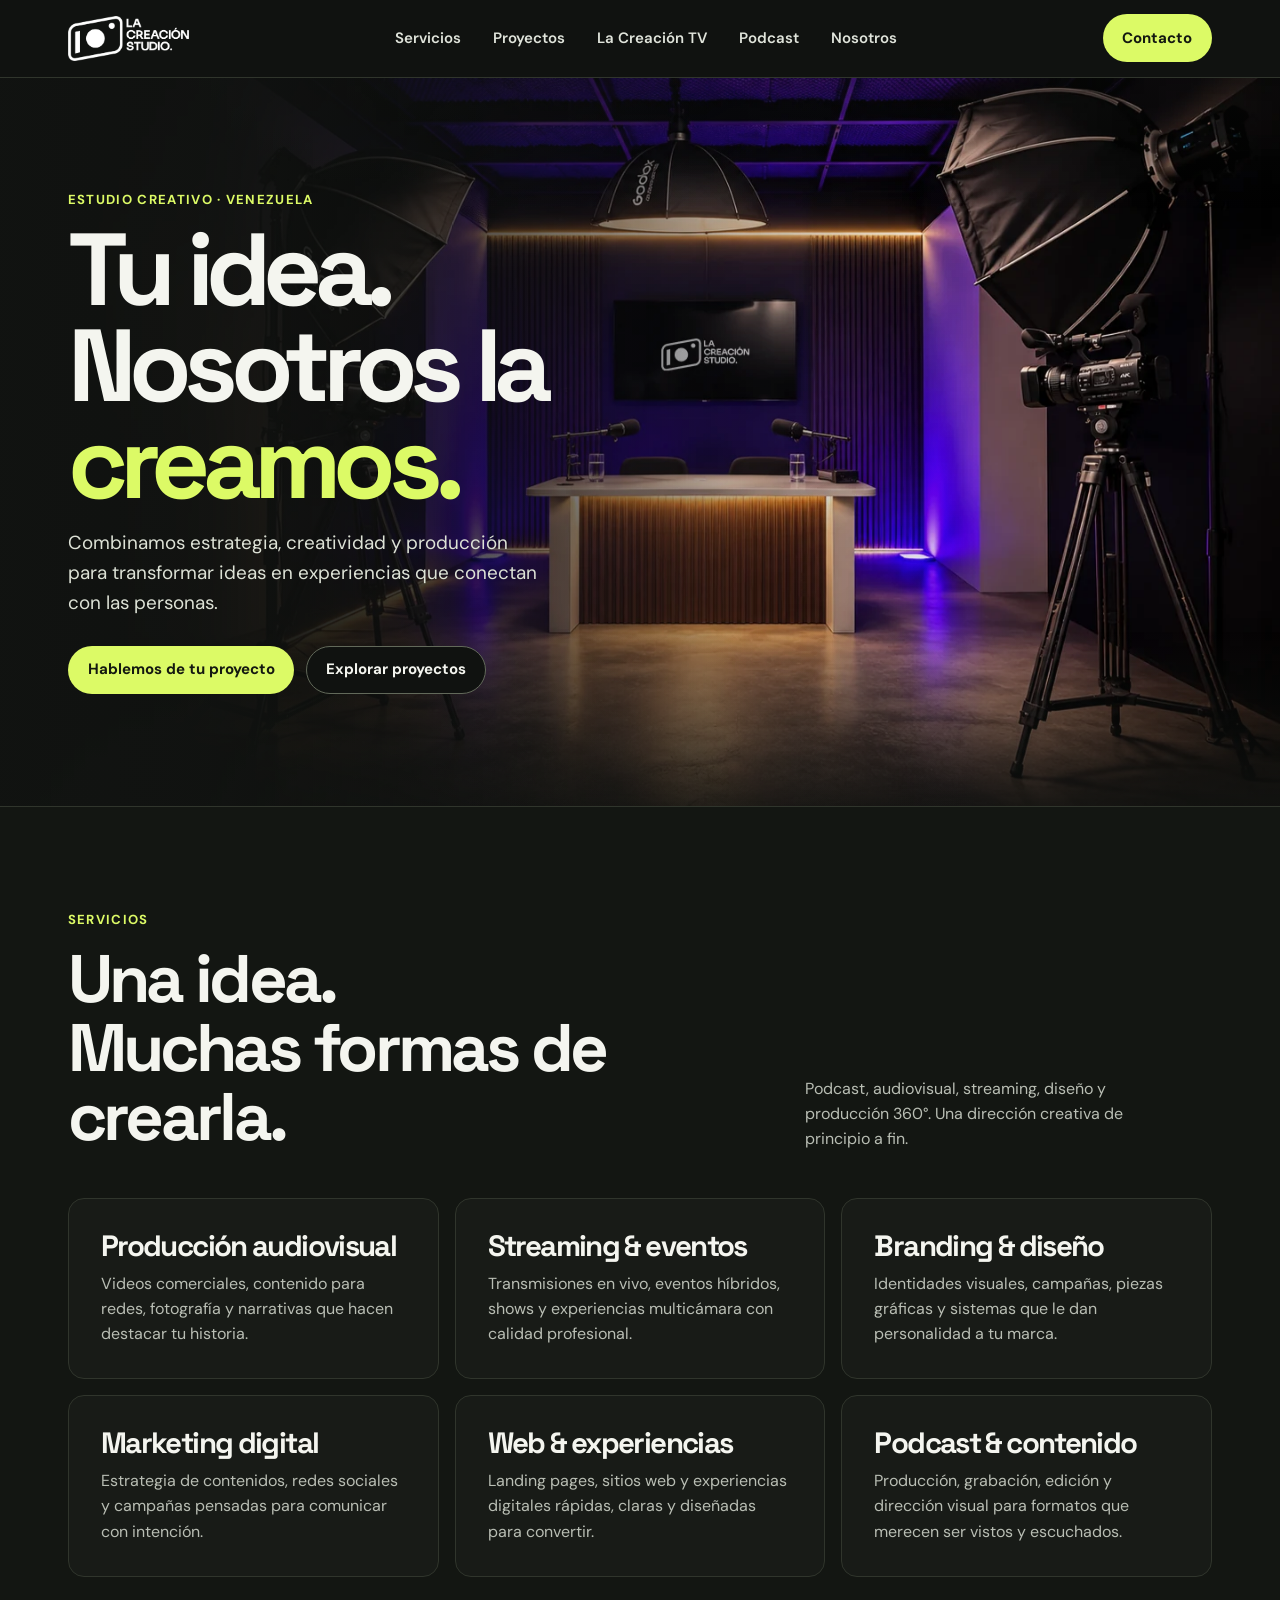
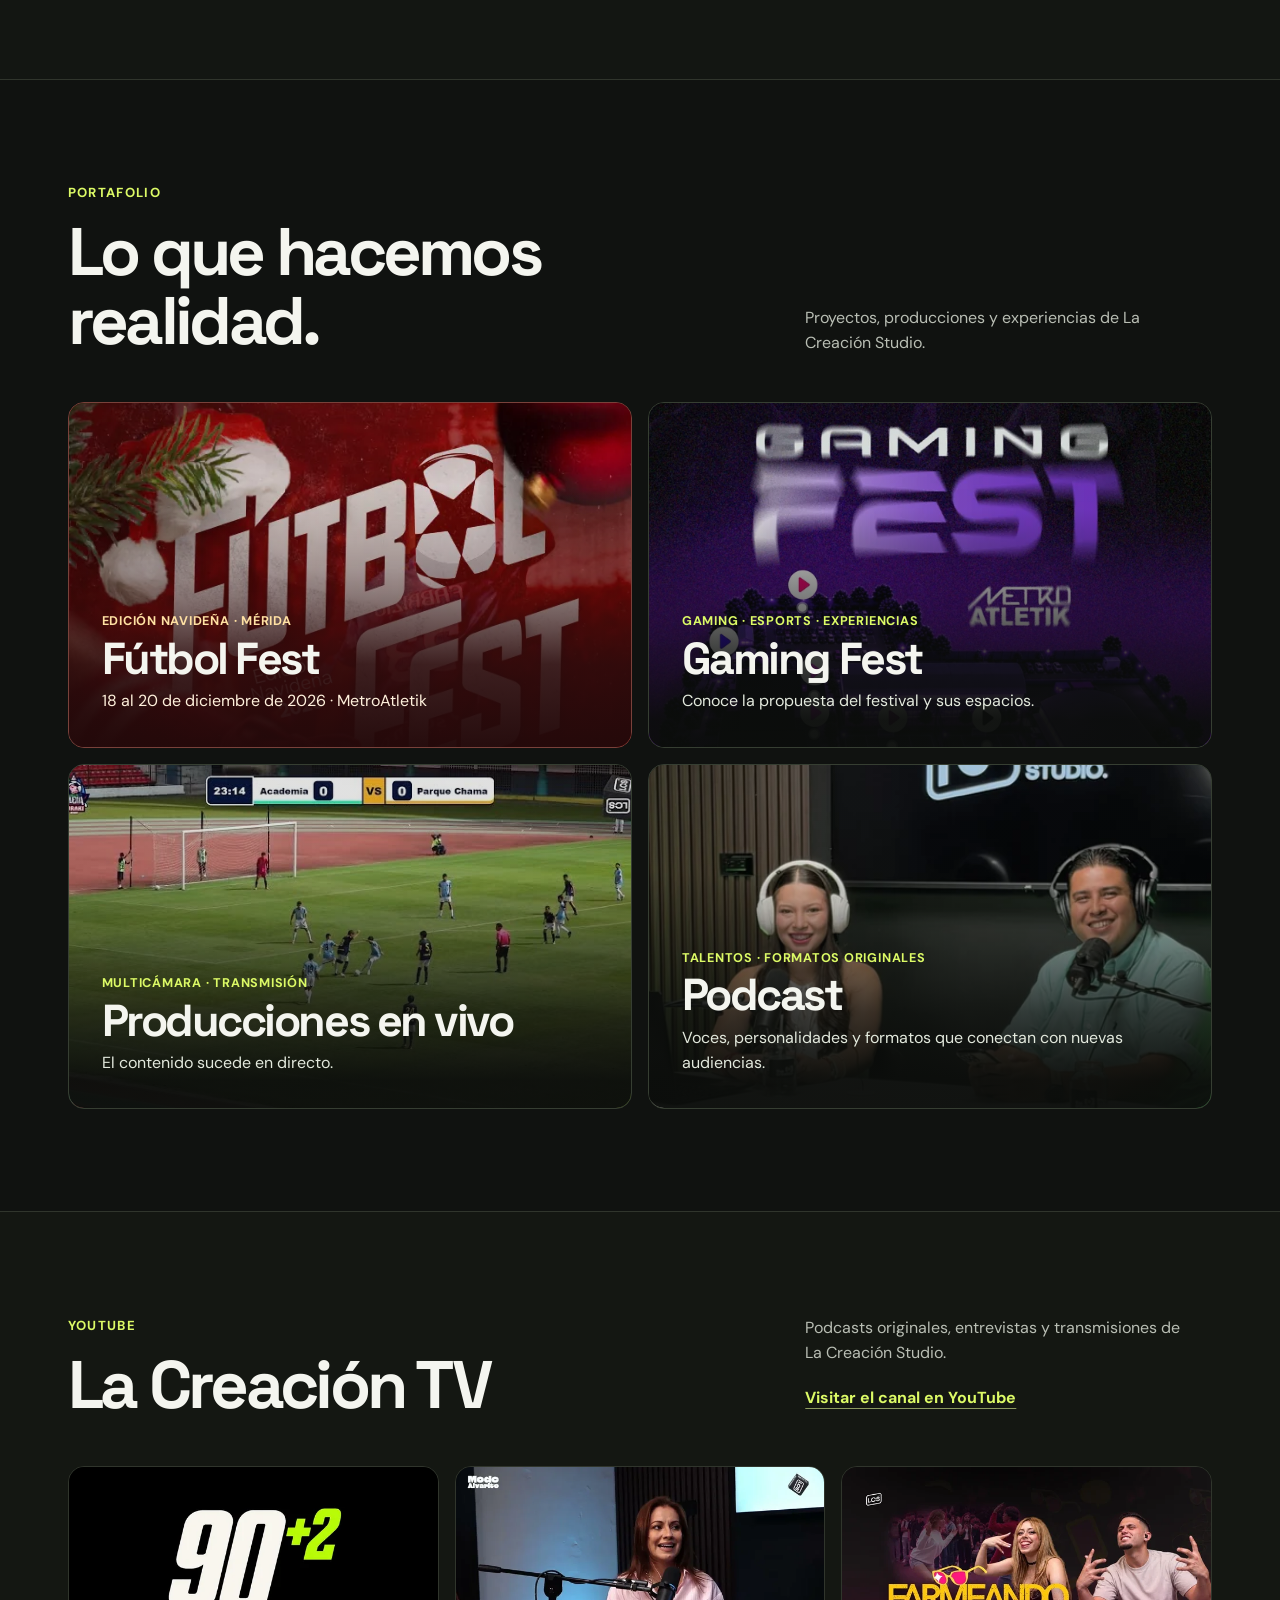
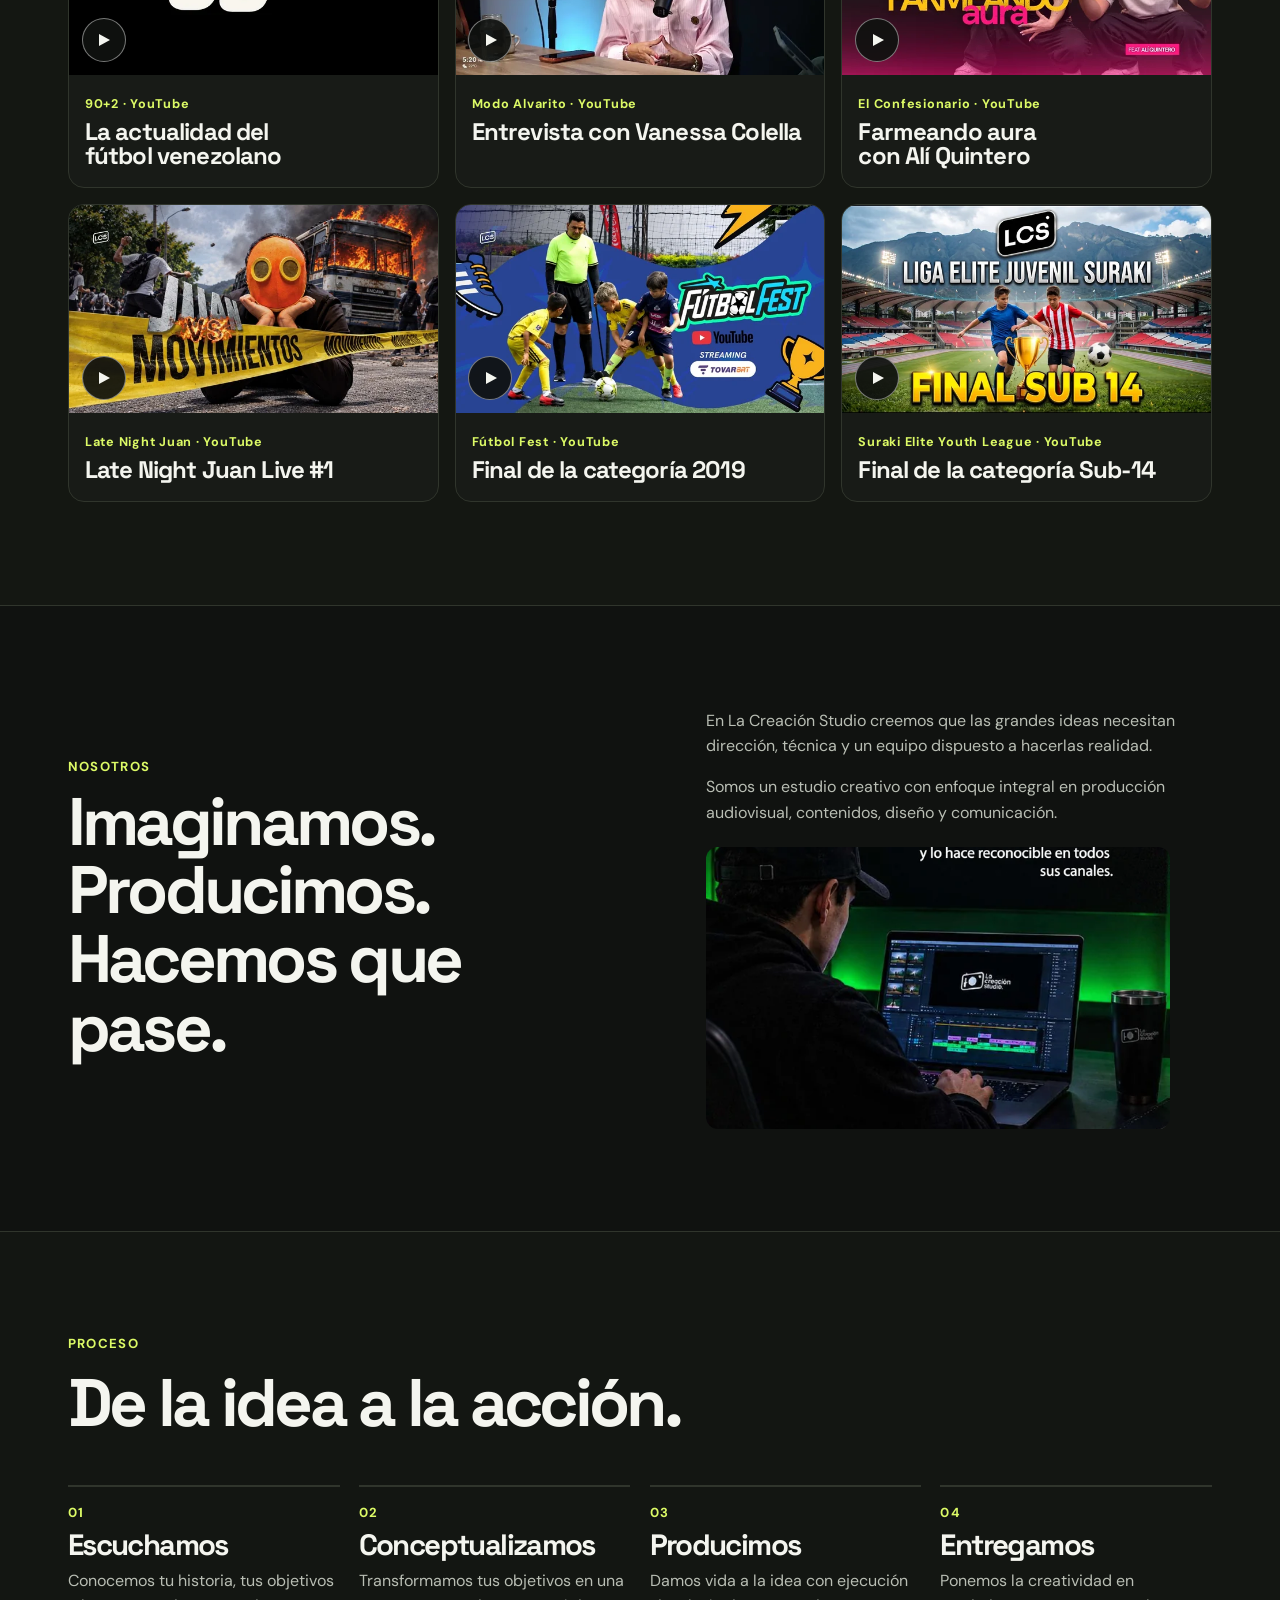
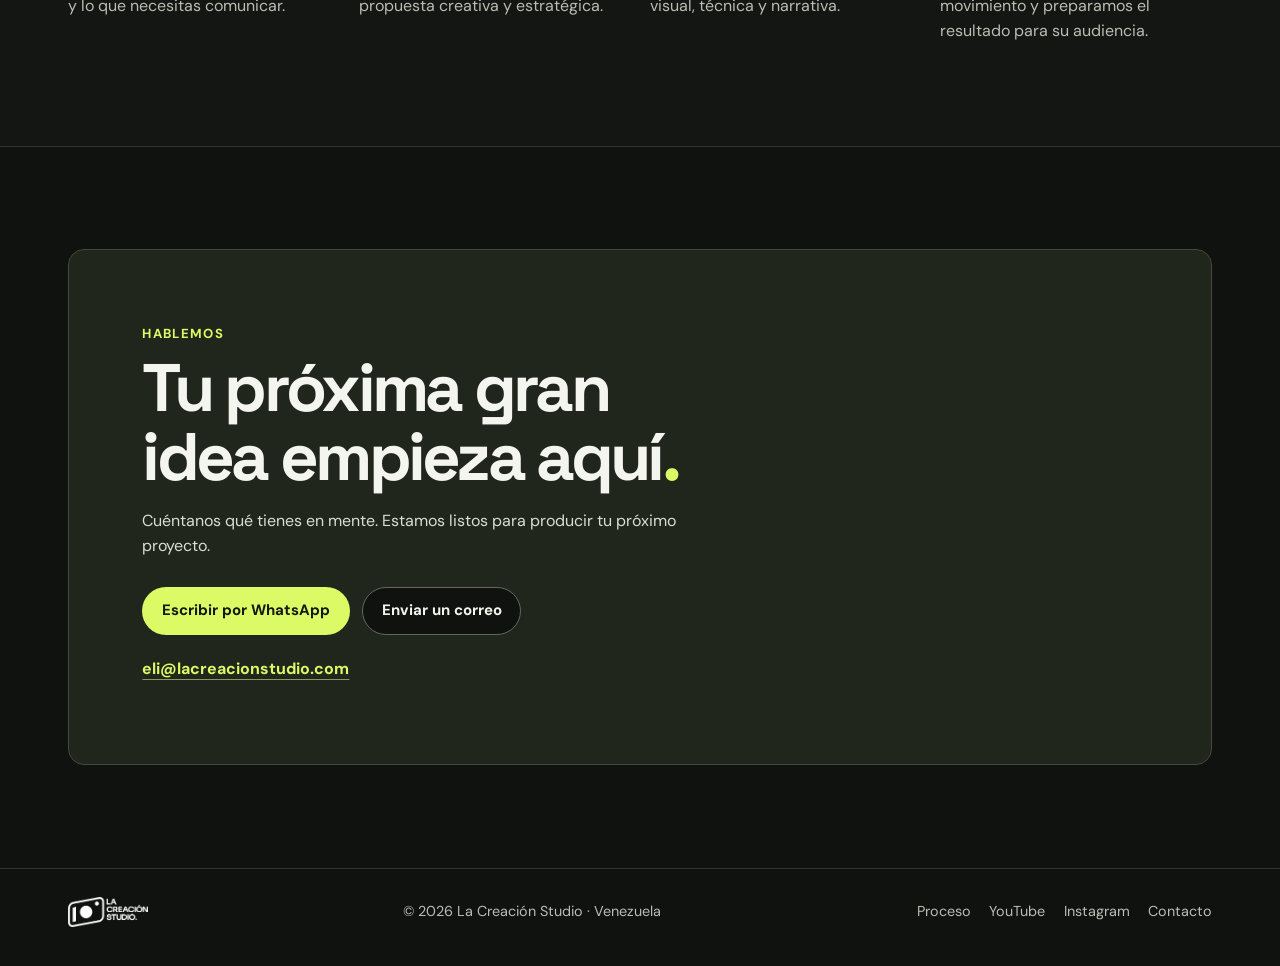
<file: index.html>
<!doctype html>
<html lang="es">
<head>
  <meta charset="utf-8">
  <meta name="viewport" content="width=device-width, initial-scale=1">
  <meta name="theme-color" content="#101210">
  <title>La Creación Studio | Producción audiovisual y streaming</title>
  <meta name="description" content="Estudio creativo en Venezuela. Producimos video, streaming multicámara, podcasts, branding y experiencias para marcas y eventos.">
  <link rel="canonical" href="https://lacreacionstudio.com/">
  <meta property="og:type" content="website">
  <meta property="og:locale" content="es_VE">
  <meta property="og:site_name" content="La Creación Studio">
  <meta property="og:title" content="La Creación Studio | Producción audiovisual y streaming">
  <meta property="og:description" content="Estudio creativo en Venezuela. Producimos video, streaming multicámara, podcasts, branding y experiencias para marcas y eventos.">
  <meta property="og:url" content="https://lacreacionstudio.com/">
  <meta property="og:image" content="https://lacreacionstudio.com/assets/studio-banner-1458.webp">
  <meta name="twitter:card" content="summary_large_image">
  <link rel="icon" href="assets/icon.png" type="image/png">
  <link rel="stylesheet" href="assets/site.css">
  <link rel="preload" href="assets/space-grotesk.woff2" as="font" type="font/woff2" crossorigin>
  <script src="assets/site.js" defer></script>
</head>
<body>
  <a class="button skip" href="#contenido">Saltar al contenido</a>
  <header class="site-header">
    <div class="wrap header-inner">
      <a class="brand" href="#inicio"><img src="assets/logo.webp" alt="La Creación Studio" width="360" height="133" decoding="async"></a>
      <nav class="nav-links" id="navegacion" aria-label="Navegación principal"><a href="#servicios">Servicios</a><a href="#proyectos">Proyectos</a><a href="#tv">La Creación TV</a><a href="talentos.html">Podcast</a><a href="#nosotros">Nosotros</a></nav>
      <a class="button header-contact" href="#contacto">Contacto</a>
      <button class="nav-toggle" type="button" aria-controls="navegacion" aria-expanded="false">Menú</button>
    </div>
  </header>
<main id="contenido">
<section class="hero" id="inicio">
  <div class="hero-media"><img src="assets/studio-banner-1458.webp" srcset="assets/studio-banner-768.webp 768w, assets/studio-banner-1458.webp 1458w" sizes="100vw" alt="Set de podcast de La Creación Studio con cámaras, micrófonos e iluminación violeta" width="1458" height="820" decoding="async" fetchpriority="high"></div>
  <div class="wrap">
    <div class="hero-copy">
      <span class="eyebrow">Estudio creativo · Venezuela</span>
      <h1><span>Tu idea.</span> <span>Nosotros la</span> <span class="accent">creamos.</span></h1>
      <p>Combinamos estrategia, creatividad y producción para transformar ideas en experiencias que conectan con las personas.</p>
      <div class="actions">
        <a class="button" href="#contacto">Hablemos de tu proyecto</a>
        <a class="button alt" href="#proyectos">Explorar proyectos</a>
      </div>
    </div>
  </div>
</section>
<section class="section services" id="servicios"><div class="wrap">
  <div class="section-head"><div><span class="eyebrow">Servicios</span><h2>Una idea.<br>Muchas formas de crearla.</h2></div><p>Podcast, audiovisual, streaming, diseño y producción 360°. Una dirección creativa de principio a fin.</p></div>
  <div class="service-grid"><article class="service-card"><h3>Producción audiovisual</h3><p>Videos comerciales, contenido para redes, fotografía y narrativas que hacen destacar tu historia.</p></article><article class="service-card"><h3>Streaming &amp; eventos</h3><p>Transmisiones en vivo, eventos híbridos, shows y experiencias multicámara con calidad profesional.</p></article><article class="service-card"><h3>Branding &amp; diseño</h3><p>Identidades visuales, campañas, piezas gráficas y sistemas que le dan personalidad a tu marca.</p></article><article class="service-card"><h3>Marketing digital</h3><p>Estrategia de contenidos, redes sociales y campañas pensadas para comunicar con intención.</p></article><article class="service-card"><h3>Web &amp; experiencias</h3><p>Landing pages, sitios web y experiencias digitales rápidas, claras y diseñadas para convertir.</p></article><article class="service-card"><h3>Podcast &amp; contenido</h3><p>Producción, grabación, edición y dirección visual para formatos que merecen ser vistos y escuchados.</p></article></div>
</div></section>
<section class="section band projects" id="proyectos"><div class="wrap">
  <div class="section-head"><div><span class="eyebrow">Portafolio</span><h2>Lo que hacemos realidad.</h2></div><p>Proyectos, producciones y experiencias de La Creación Studio.</p></div>
  <div class="work-grid">
    <a class="work-card work-futbol" id="futbol-fest" href="futbol-fest.html">
      <img src="assets/futbol-fest-edicion.webp" alt="" width="648" height="1152" decoding="async" loading="lazy">
      <div class="card-content"><span class="eyebrow">Edición navideña · Mérida</span><h3>Fútbol Fest</h3><p>18 al 20 de diciembre de 2026 · MetroAtletik</p></div>
    </a>
    <a class="work-card work-gaming" href="gaming-fest.html">
      <img src="assets/gaming-tarjeta.webp" alt="" width="760" height="446" decoding="async" loading="lazy">
      <div class="card-content"><span class="eyebrow">Gaming · Esports · Experiencias</span><h3>Gaming Fest</h3><p>Conoce la propuesta del festival y sus espacios.</p></div>
    </a>
    <a class="work-card work-live" href="producciones-en-vivo.html">
      <img src="assets/transmision-suraki.webp" alt="" width="640" height="360" decoding="async" loading="lazy">
      <div class="card-content"><span class="eyebrow">Multicámara · Transmisión</span><h3>Producciones en vivo</h3><p>El contenido sucede en directo.</p></div>
    </a>
    <a class="work-card work-talent" href="talentos.html">
      <img src="assets/talentos-520.webp" alt="" width="520" height="413" decoding="async" loading="lazy">
      <div class="card-content"><span class="eyebrow">Talentos · Formatos originales</span><h3>Podcast</h3><p>Voces, personalidades y formatos que conectan con nuevas audiencias.</p></div>
    </a>
  </div>
</div></section>
<section class="section band tv" id="tv"><div class="wrap">
  <div class="section-head"><div><span class="eyebrow">YouTube</span><h2>La Creación TV</h2></div><div><p>Podcasts originales, entrevistas y transmisiones de La Creación Studio.</p><a class="text-link" href="https://www.youtube.com/@LaCreaci%C3%B3nStudio7" target="_blank" rel="noopener noreferrer">Visitar el canal en YouTube</a></div></div>
  <div class="video-grid">
    <a class="video-card" href="https://www.youtube.com/watch?v=HRieCg662ok" target="_blank" rel="noopener noreferrer">
      <span class="video-thumb"><img src="assets/video-HRieCg662ok.webp" alt="" width="640" height="360" decoding="async" loading="lazy"><span class="play" aria-hidden="true"></span></span>
      <div class="video-content"><small>90+2 · YouTube</small><h3>La actualidad del fútbol venezolano</h3></div>
    </a>
    <a class="video-card" href="https://www.youtube.com/watch?v=sPwnoubeSnc" target="_blank" rel="noopener noreferrer">
      <span class="video-thumb"><img src="assets/video-sPwnoubeSnc.webp" alt="" width="640" height="360" decoding="async" loading="lazy"><span class="play" aria-hidden="true"></span></span>
      <div class="video-content"><small>Modo Alvarito · YouTube</small><h3>Entrevista con Vanessa Colella</h3></div>
    </a>
    <a class="video-card" href="https://www.youtube.com/watch?v=jlN4Lh1DGZo" target="_blank" rel="noopener noreferrer">
      <span class="video-thumb"><img src="assets/video-jlN4Lh1DGZo.webp" alt="" width="640" height="360" decoding="async" loading="lazy"><span class="play" aria-hidden="true"></span></span>
      <div class="video-content"><small>El Confesionario · YouTube</small><h3>Farmeando aura con Alí Quintero</h3></div>
    </a>
    <a class="video-card" href="https://www.youtube.com/watch?v=7RmHz-5pv_A" target="_blank" rel="noopener noreferrer">
      <span class="video-thumb"><img src="assets/video-7RmHz-5pv_A.webp" alt="" width="640" height="360" decoding="async" loading="lazy"><span class="play" aria-hidden="true"></span></span>
      <div class="video-content"><small>Late Night Juan · YouTube</small><h3>Late Night Juan Live #1</h3></div>
    </a>
    <a class="video-card" href="https://www.youtube.com/watch?v=rgBa4HFR1Gs" target="_blank" rel="noopener noreferrer">
      <span class="video-thumb"><img src="assets/video-rgBa4HFR1Gs.webp" alt="" width="640" height="360" decoding="async" loading="lazy"><span class="play" aria-hidden="true"></span></span>
      <div class="video-content"><small>Fútbol Fest · YouTube</small><h3>Final de la categoría 2019</h3></div>
    </a>
    <a class="video-card" href="https://www.youtube.com/watch?v=cagnw-LTq24" target="_blank" rel="noopener noreferrer">
      <span class="video-thumb"><img src="assets/video-cagnw-LTq24.webp" alt="" width="640" height="360" decoding="async" loading="lazy"><span class="play" aria-hidden="true"></span></span>
      <div class="video-content"><small>Suraki Elite Youth League · YouTube</small><h3>Final de la categoría Sub-14</h3></div>
    </a>
  </div>
</div></section>
<section class="section band" id="nosotros"><div class="wrap about-layout">
  <div>
    <span class="eyebrow">Nosotros</span>
    <h2>Imaginamos.<br>Producimos.<br>Hacemos que pase.</h2>
  </div>
  <div>
    <p>En La Creación Studio creemos que las grandes ideas necesitan dirección, técnica y un equipo dispuesto a hacerlas realidad.</p>
    <p>Somos un estudio creativo con enfoque integral en producción audiovisual, contenidos, diseño y comunicación.</p>
    <div class="about-photo"><img src="assets/equipo.webp" alt="Edición de contenido audiovisual en La Creación Studio" width="640" height="471" decoding="async" loading="lazy"></div>
  </div>
</div></section>
<section class="section band process" id="proceso"><div class="wrap">
  <div class="section-head"><div><span class="eyebrow">Proceso</span><h2>De la idea a la acción.</h2></div></div>
  <ol class="process-grid"><li><span class="eyebrow">01</span><h3>Escuchamos</h3><p>Conocemos tu historia, tus objetivos y lo que necesitas comunicar.</p></li><li><span class="eyebrow">02</span><h3>Conceptualizamos</h3><p>Transformamos tus objetivos en una propuesta creativa y estratégica.</p></li><li><span class="eyebrow">03</span><h3>Producimos</h3><p>Damos vida a la idea con ejecución visual, técnica y narrativa.</p></li><li><span class="eyebrow">04</span><h3>Entregamos</h3><p>Ponemos la creatividad en movimiento y preparamos el resultado para su audiencia.</p></li></ol>
</div></section>
<section class="section band" id="contacto">
  <div class="wrap contact-panel">
    <span class="eyebrow">Hablemos</span>
    <h2>Tu próxima gran idea empieza aquí<span class="accent">.</span></h2>
    <p>Cuéntanos qué tienes en mente. Estamos listos para producir tu próximo proyecto.</p>
    <div class="actions">
      <a class="button" href="https://wa.me/584220710134?text=Hola%2C%20quiero%20hablar%20sobre%20un%20proyecto%20con%20La%20Creaci%C3%B3n%20Studio." target="_blank" rel="noopener noreferrer">Escribir por WhatsApp</a>
      <a class="button alt" href="mailto:eli@lacreacionstudio.com?subject=Proyecto%20para%20La%20Creaci%C3%B3n%20Studio">Enviar un correo</a>
    </div>
    <a class="text-link" href="mailto:eli@lacreacionstudio.com?subject=Proyecto%20para%20La%20Creaci%C3%B3n%20Studio">eli@lacreacionstudio.com</a>
  </div>
</section>
</main>
<footer class="site-footer">
  <div class="wrap footer-inner">
    <a class="brand" href="index.html#inicio"><img src="assets/logo.webp" alt="La Creación Studio" width="360" height="133" decoding="async" loading="lazy"></a>
    <div>© <span class="current-year">2026</span> La Creación Studio · Venezuela</div>
    <div class="footer-links">
      <a href="index.html#proceso">Proceso</a>
      <a class="footer-link" href="https://www.youtube.com/@LaCreaci%C3%B3nStudio7" target="_blank" rel="noopener noreferrer">YouTube</a>
      <a class="footer-link" href="https://www.instagram.com/thecreation_studio/" target="_blank" rel="noopener noreferrer">Instagram</a>
      <a href="index.html#contacto">Contacto</a>
    </div>
  </div>
</footer>
</body>
</html>
</file>
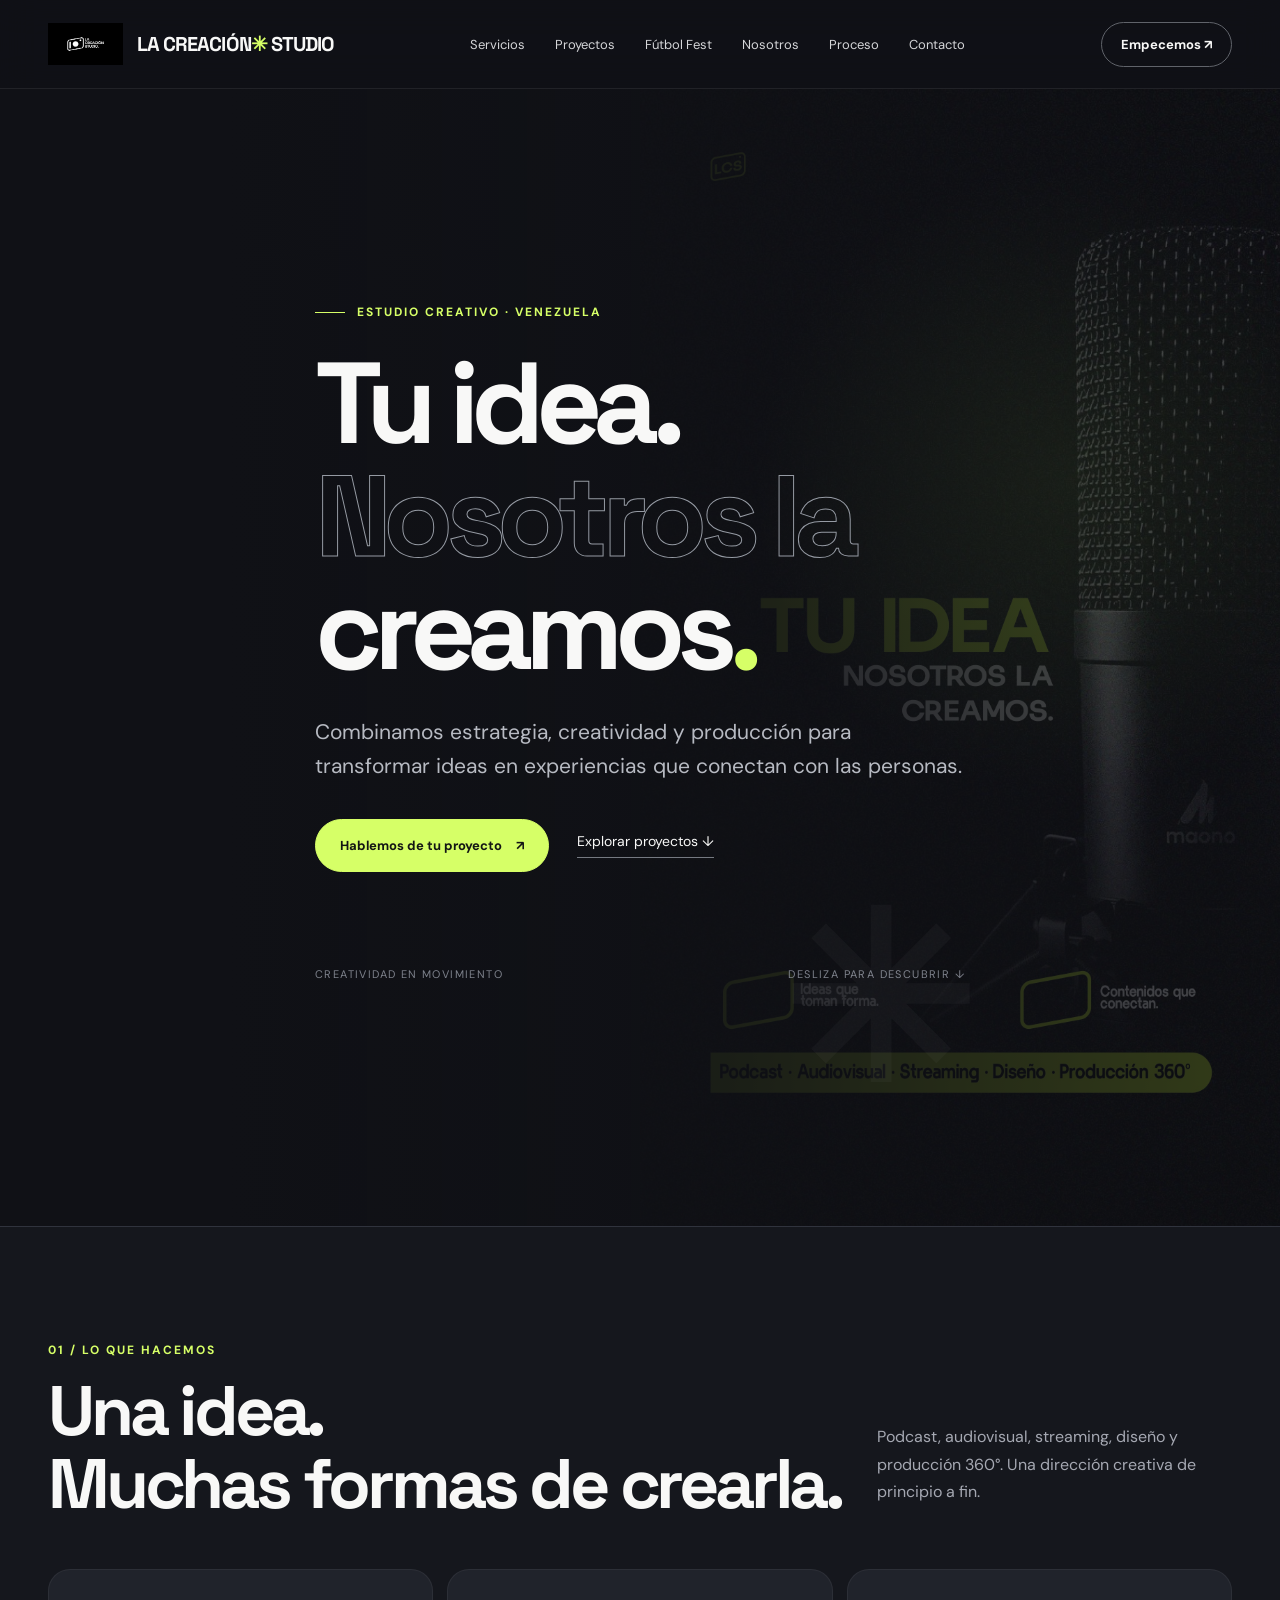
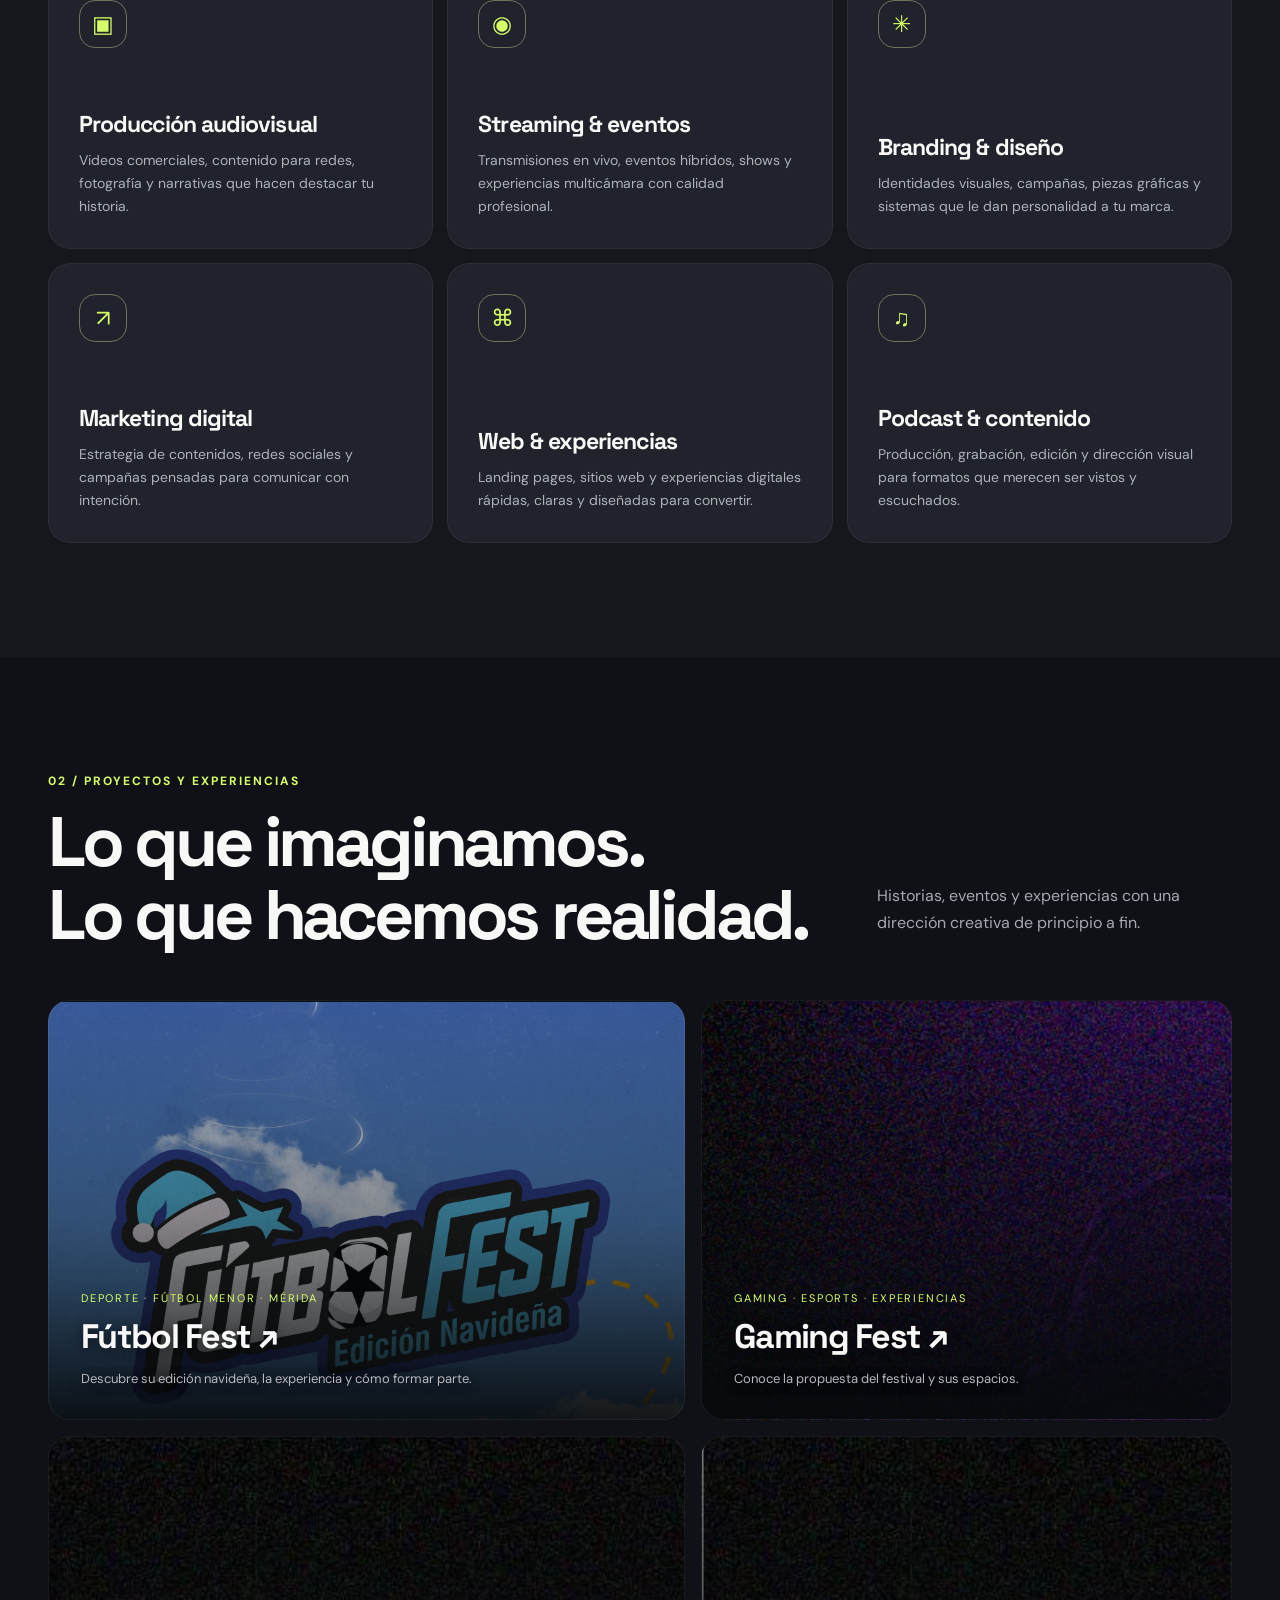
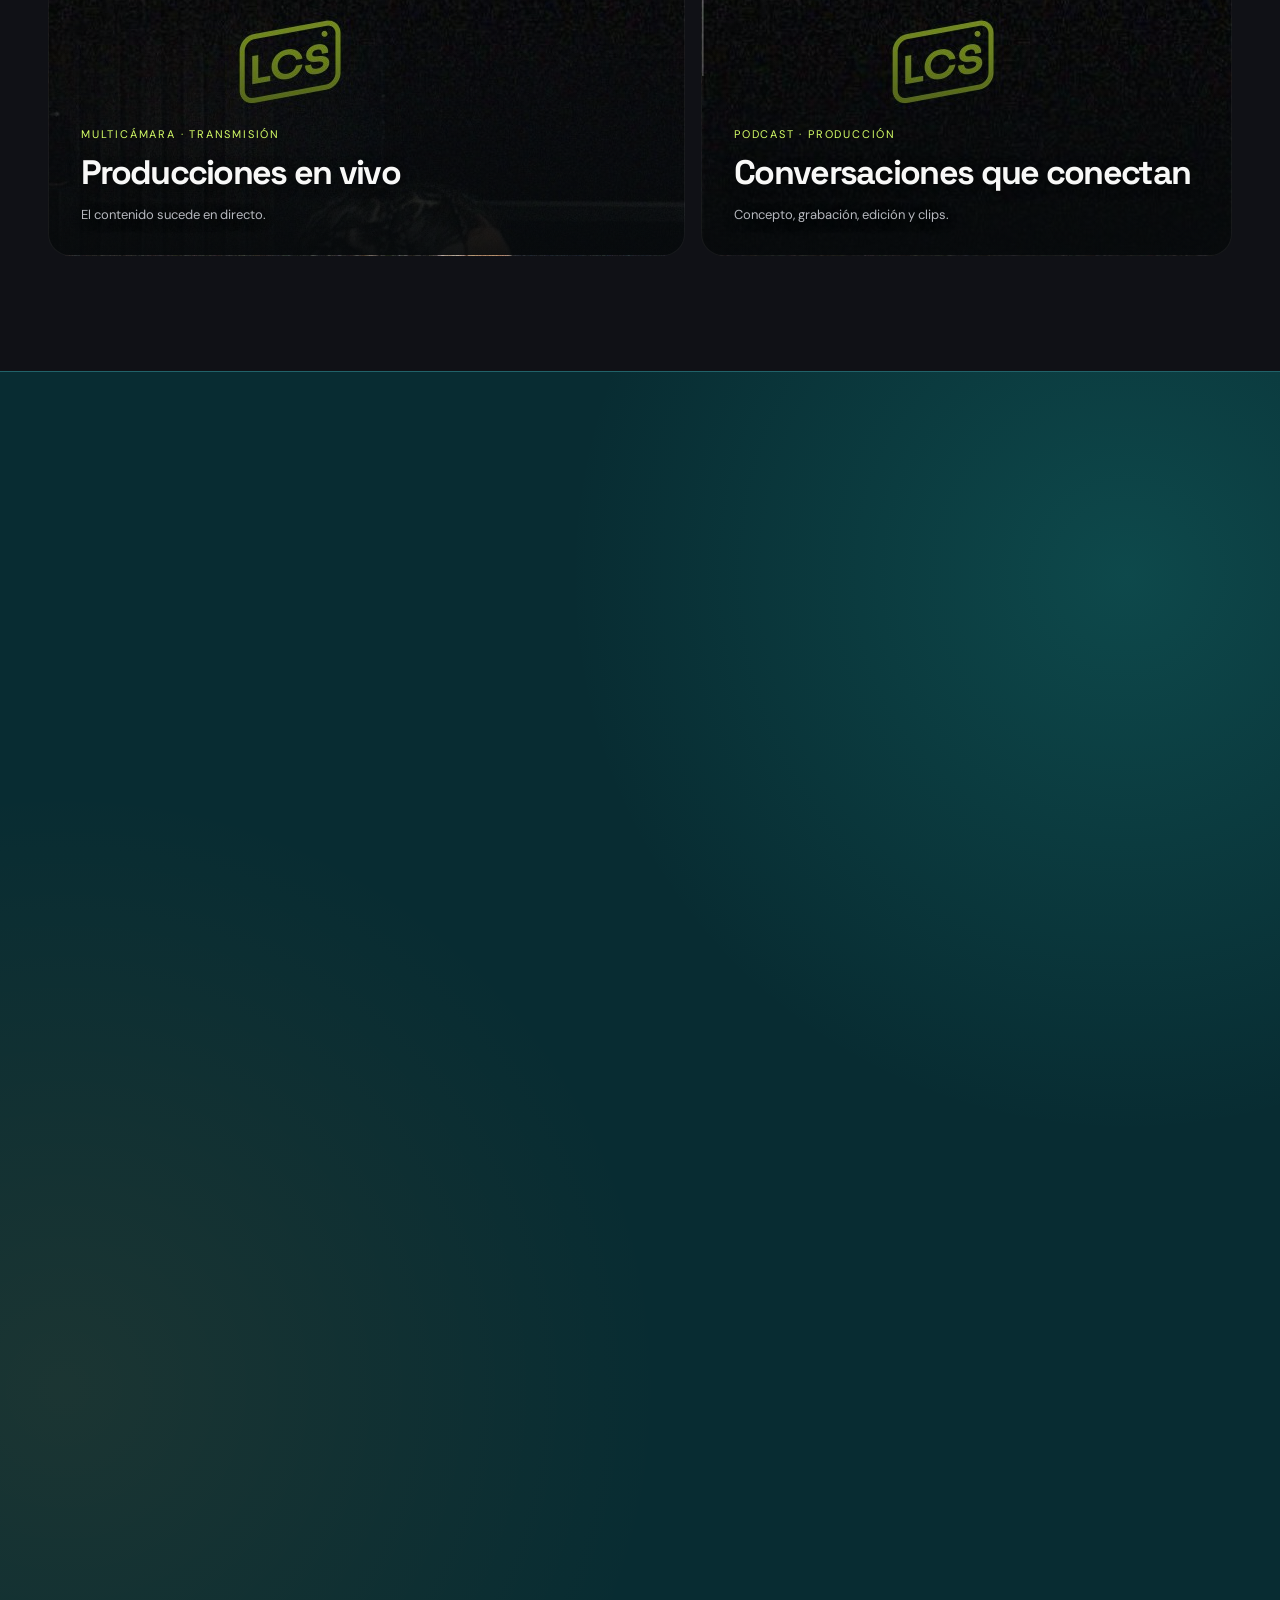
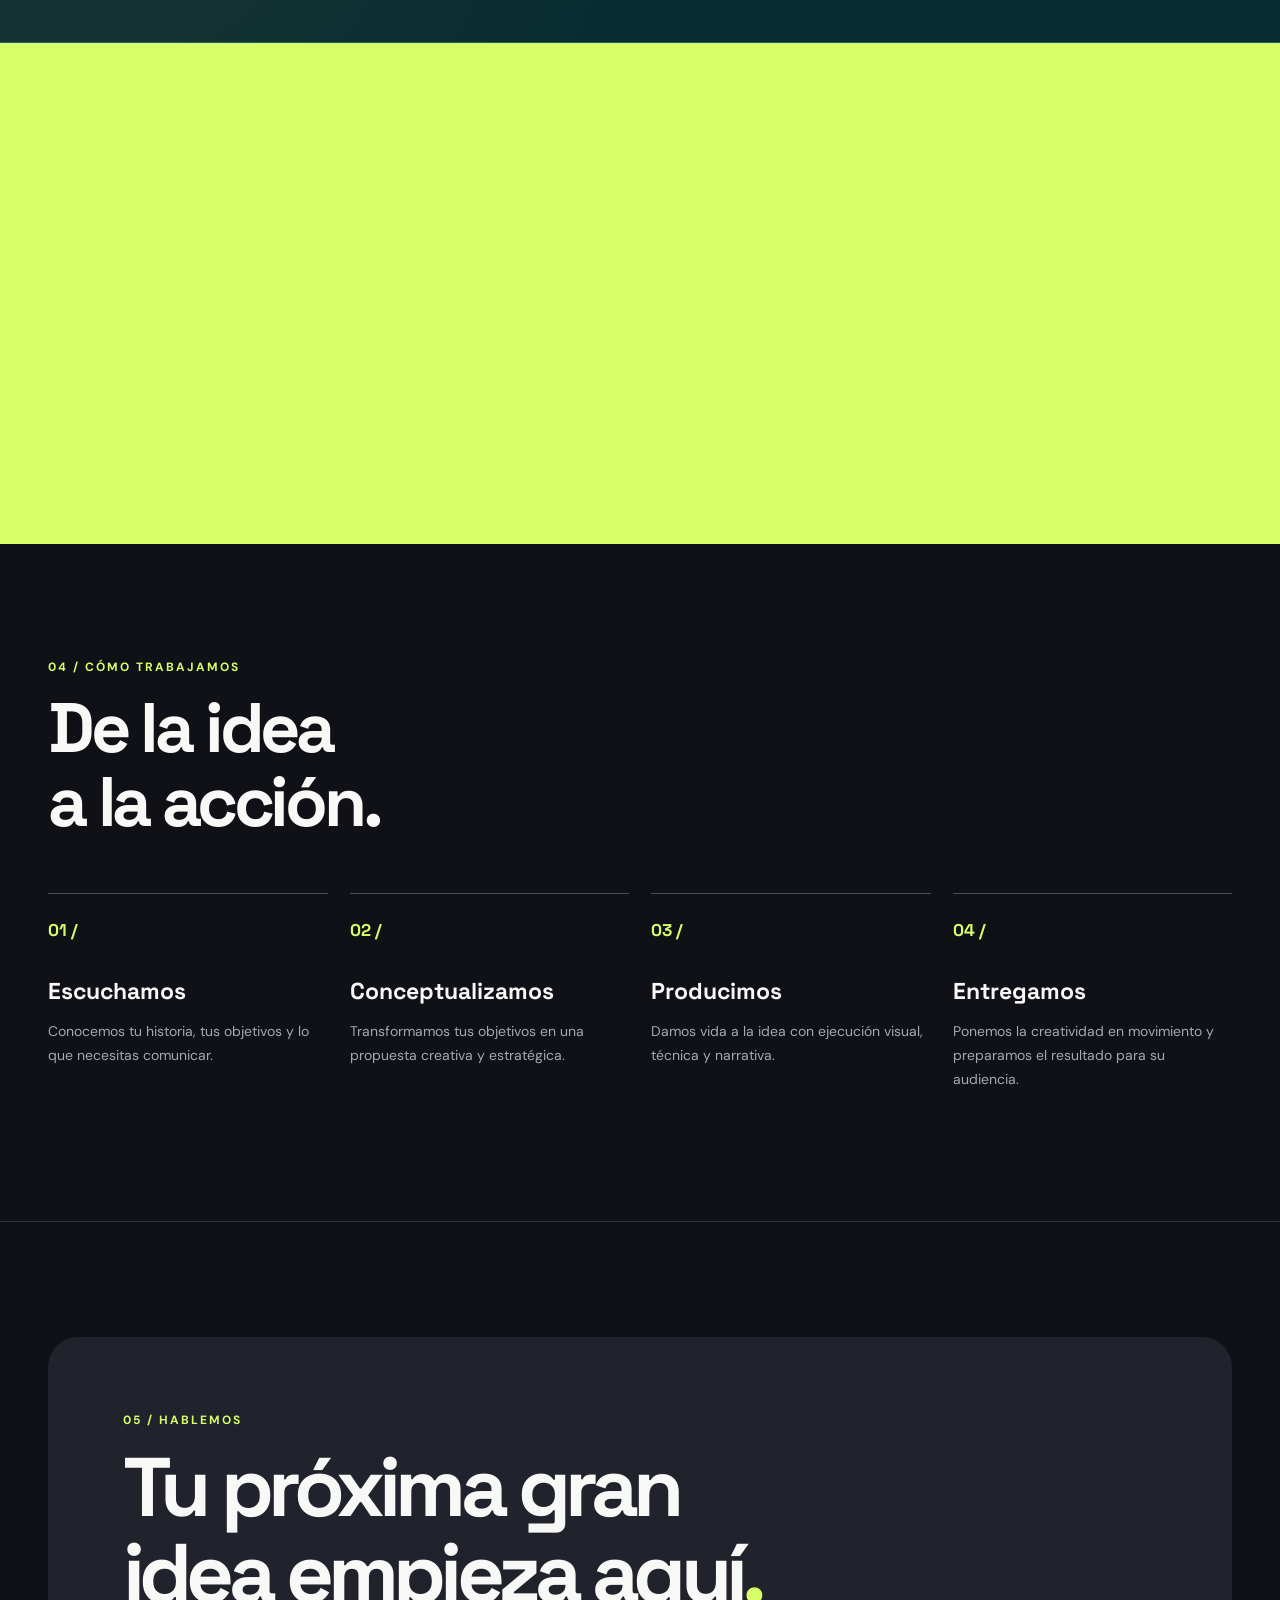
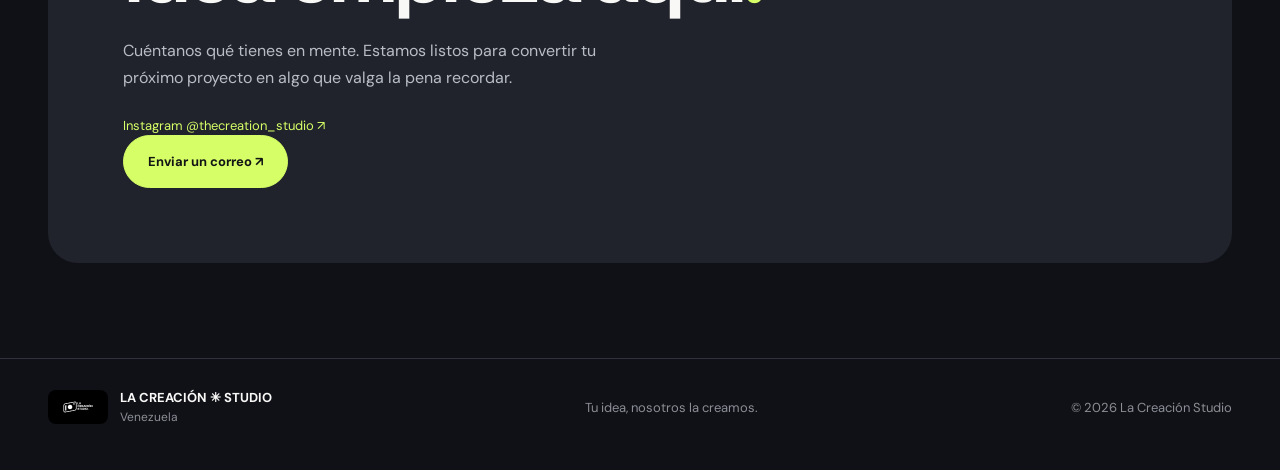
<file: la-creacion-studio-github-pages-v4-logo/index.html>
<!doctype html>
<html lang="es">
<head>
  <meta charset="UTF-8" />
  <meta name="viewport" content="width=device-width, initial-scale=1.0" />
  <meta name="theme-color" content="#101116" />
  <meta name="description" content="La Creación Studio: producción audiovisual, streaming, branding, marketing digital y experiencias creativas en Venezuela." />
  <meta property="og:title" content="La Creación Studio — Tu idea, nosotros la creamos" />
  <meta property="og:description" content="Estudio creativo de producción audiovisual, streaming, diseño y estrategia digital en Venezuela." />
  <meta property="og:type" content="website" />
  <title>La Creación Studio — Tu idea, nosotros la creamos</title>
  <link rel="preconnect" href="https://fonts.googleapis.com" />
  <link rel="preconnect" href="https://fonts.gstatic.com" crossorigin />
  <link href="https://fonts.googleapis.com/css2?family=DM+Sans:wght@400;500;600;700&family=Space+Grotesk:wght@400;500;600;700&display=swap" rel="stylesheet" />
  <style>
    :root{--bg:#101116;--surface:#191b22;--panel:#20232b;--line:#30333d;--white:#f8f8f7;--muted:#a5a8b2;--accent:#d6ff67;--radius:22px}
    *{box-sizing:border-box}html{scroll-behavior:smooth}body{margin:0;background:var(--bg);color:var(--white);font-family:'DM Sans',Arial,sans-serif;-webkit-font-smoothing:antialiased}a{color:inherit;text-decoration:none}button{font:inherit}::selection{background:var(--accent);color:#111}
    .container{max-width:1240px;margin:auto;padding:0 28px}.topbar{position:sticky;top:0;z-index:50;background:#101116e8;backdrop-filter:blur(18px);border-bottom:1px solid #ffffff13}.nav{height:88px;display:flex;justify-content:space-between;align-items:center;gap:24px}.brand{display:inline-flex;align-items:center;gap:14px;white-space:nowrap}.brand img{height:42px;width:auto;display:block}.brand-text{font:700 20px 'Space Grotesk',sans-serif;letter-spacing:-.9px;line-height:.95}.brand-text span{color:var(--accent)}.navlinks{display:flex;align-items:center;gap:30px}.navlinks a{font-size:13px;color:#d5d6d9}.navlinks a:hover{color:var(--accent)}.navcta,.btn{display:inline-flex;align-items:center;justify-content:center;gap:14px;border-radius:999px;font-size:13px;font-weight:700;transition:transform .25s,background .25s}.navcta{border:1px solid #60636a;padding:13px 19px}.navcta:hover{background:#292b31}.menu{display:none;background:none;border:none;color:var(--white);font-size:26px;cursor:pointer}.hero-brand{display:inline-flex;align-items:center;gap:16px;padding:12px 15px;border:1px solid #ffffff17;background:#ffffff08;border-radius:22px;box-shadow:0 15px 40px #00000024}.hero-brand img{height:62px;width:auto;display:block}.hero-brand small{display:block;color:#c8ccd5;font-size:12px;letter-spacing:.22em;text-transform:uppercase}.hero-brand strong{display:block;font:700 18px 'Space Grotesk',sans-serif;letter-spacing:-.04em;color:#fff;margin-top:3px}
    .hero{min-height:710px;display:grid;align-items:center;position:relative;overflow:hidden;border-bottom:1px solid var(--line)}.hero:after{content:"";position:absolute;inset:0;background:linear-gradient(90deg,#101116 18%,#101116ca 57%,#10111650),url("assets/studio-2.jpg") right center/auto 100% no-repeat;opacity:.35;pointer-events:none}.hero:before{content:"";position:absolute;width:650px;height:650px;background:radial-gradient(circle,#b8ff5e18,transparent 68%);right:-110px;top:6%;pointer-events:none}.hero-content{position:relative;padding-top:100px;padding-bottom:130px}.eyebrow{display:flex;align-items:center;gap:12px;color:var(--accent);font-size:12px;letter-spacing:2px;font-weight:700;text-transform:uppercase}.eyebrow:before{content:"";width:30px;height:1px;background:var(--accent)}h1,h2,h3,p{margin-top:0}h1,h2,h3{font-family:'Space Grotesk',sans-serif}h1{font-size:clamp(57px,9vw,124px);line-height:.98;letter-spacing:-.075em;max-width:1040px;margin:28px 0}.outline{color:transparent;-webkit-text-stroke:1px #959aa3}h1 .dot{color:var(--accent)}.hero-copy{font-size:clamp(17px,2vw,21px);line-height:1.65;color:#b7bac2;max-width:650px}.actions{display:flex;align-items:center;gap:28px;flex-wrap:wrap;margin-top:35px}.btn{background:var(--accent);color:#131514;padding:17px 24px;border:1px solid var(--accent)}.btn:hover{transform:translateY(-3px);background:#e6ffab}.textlink{font-size:14px;border-bottom:1px solid #757981;padding-bottom:7px}.textlink:hover{color:var(--accent);border-color:var(--accent)}.hero-bottom{display:flex;justify-content:space-between;align-items:end;margin-top:95px;color:#7e828c;font-size:11px;letter-spacing:1.4px;text-transform:uppercase}.hero-mark{font-family:'Space Grotesk';font-size:clamp(100px,18vw,240px);font-weight:700;line-height:.6;color:#ffffff08;position:absolute;right:20px;bottom:40px;pointer-events:none}
    section{padding:115px 0}.section-head{display:flex;justify-content:space-between;align-items:end;gap:20px;margin-bottom:48px}.kicker{color:var(--accent);font-size:12px;letter-spacing:2px;text-transform:uppercase;font-weight:700;margin-bottom:16px}.section-title{font-size:clamp(36px,5.6vw,70px);letter-spacing:-.06em;line-height:1.05;max-width:800px;margin:0}.section-desc{color:var(--muted);font-size:16px;line-height:1.7;max-width:355px}.services{background:#15171d}.service-grid{display:grid;grid-template-columns:repeat(3,1fr);gap:14px}.service-card{background:var(--panel);border:1px solid #ffffff0e;border-radius:var(--radius);min-height:280px;padding:30px;display:flex;flex-direction:column;transition:transform .25s,border-color .25s}.service-card:hover{transform:translateY(-5px);border-color:#d6ff674c}.service-icon{width:48px;height:48px;border:1px solid #6e755e;border-radius:16px;color:var(--accent);display:grid;place-items:center;font-size:23px;margin-bottom:auto}.service-card h3{font-size:23px;letter-spacing:-.04em;margin:28px 0 10px}.service-card p{color:#aeb1b9;font-size:14px;line-height:1.65;margin:0}
    .work-grid{display:grid;grid-template-columns:1.2fr 1fr;gap:16px}.work-card{min-height:420px;background:#1a1d24;border-radius:var(--radius);position:relative;overflow:hidden;border:1px solid #ffffff10;display:flex;flex-direction:column;justify-content:end;padding:32px;isolation:isolate}.work-card:nth-child(2){background:#29292a}.work-card:nth-child(3){background:#222922}.work-card:nth-child(4){background:#25212b}.work-card:before{content:"";position:absolute;inset:0;background:radial-gradient(circle at 65% 30%,#d6ff6724,transparent 43%),linear-gradient(160deg,transparent,#0009);z-index:-1}.work-card:nth-child(2):before{background:radial-gradient(circle at 35% 25%,#d6a7ff25,transparent 45%),linear-gradient(160deg,transparent,#0009)}.work-card:nth-child(4):before{background:radial-gradient(circle at 45% 30%,#ffb27925,transparent 45%),linear-gradient(160deg,transparent,#0009)}.work-art{position:absolute;inset:0;display:flex;align-items:center;justify-content:center;font:700 clamp(75px,12vw,180px) 'Space Grotesk',sans-serif;letter-spacing:-.12em;color:#ffffff10;transform:rotate(-12deg);z-index:-1}.work-tag{font-size:11px;letter-spacing:1.8px;text-transform:uppercase;color:var(--accent);margin-bottom:10px}.work-card h3{font-size:34px;letter-spacing:-.05em;margin:0}.work-note{color:#b6b8be;font-size:13px;margin-top:12px}.work-disclaimer{font-size:12px;color:#858892;margin-top:20px}
    /* Fútbol Fest — proyecto destacado, sin contenido externo obligatorio */
    .fest{position:relative;overflow:hidden;background:#082c32;color:#f6fbf8;border-top:1px solid #216269;border-bottom:1px solid #216269}
    .fest:before{content:"";position:absolute;inset:0;pointer-events:none;background:radial-gradient(circle at 88% 16%,#29d3c42c,transparent 36%),radial-gradient(circle at 5% 80%,#ffa13b14,transparent 38%)}
    .fest .container{position:relative}.fest .kicker{color:#76e9dc}.fest-head{display:grid;grid-template-columns:1.3fr .7fr;align-items:end;gap:30px;margin-bottom:40px}.fest-title{font-size:clamp(65px,10vw,145px);line-height:.84;letter-spacing:-.085em;margin:0}.fest-title span{color:#ff9d39}.fest-desc{color:#c4e3e2;font-size:17px;line-height:1.8}.fest-slogan{display:inline-flex;gap:12px;flex-wrap:wrap;color:#ffbd70;font-weight:700;letter-spacing:.04em;text-transform:uppercase;font-size:12px;margin:22px 0 0}
    .fest-showcase{min-height:420px;border:1px solid #4ca3a4;border-radius:24px;overflow:hidden;position:relative;background:linear-gradient(125deg,#0a6267 0%,#103c49 55%,#061f2b 100%);padding:clamp(26px,5vw,60px);display:flex;flex-direction:column;justify-content:space-between;isolation:isolate}.fest-showcase:before{content:"";position:absolute;width:600px;height:600px;border:2px solid #c8f7ec2a;border-radius:50%;right:-155px;top:-140px;box-shadow:0 0 0 65px #c8f7ec12,0 0 0 125px #c8f7ec0a;z-index:-1}.fest-showcase:after{content:"";position:absolute;bottom:-110px;right:5%;width:210px;height:210px;border-radius:50%;background:#ff9d39;filter:blur(90px);opacity:.45;z-index:-1}.fest-stamp{align-self:flex-start;border:1px solid #b0eeeb7a;border-radius:999px;padding:10px 16px;color:#e0ffff;font-size:12px;letter-spacing:.12em}.fest-showcase-title{font-family:'Space Grotesk',sans-serif;font-size:clamp(54px,10vw,145px);font-weight:700;line-height:.88;letter-spacing:-.08em;text-transform:uppercase;max-width:900px}.fest-showcase-title i{font-style:normal;color:#ff9d39}.fest-grid{display:grid;grid-template-columns:repeat(3,1fr);gap:14px;margin-top:15px}.fest-tile{padding:30px;background:#12434a;border:1px solid #39777c;border-radius:18px;min-height:185px}.fest-tile strong{display:block;font:700 23px 'Space Grotesk',sans-serif;letter-spacing:-.035em;margin:14px 0 8px}.fest-tile p{margin:0;color:#c1dfdf;font-size:14px;line-height:1.6}.fest-symbol{font-size:28px;color:#ffac54}.fest-cta{display:flex;align-items:center;justify-content:space-between;gap:22px;margin-top:30px;flex-wrap:wrap}.fest-cta p{color:#c4dede;max-width:540px;font-size:14px;line-height:1.7;margin:0}.fest .btn{background:#ff9d39;border-color:#ff9d39;color:#152425}.fest .btn:hover{background:#ffbd78}
    .fest-link{border-color:#87c7c5;color:#e4f9f4}.fest-feature{grid-column:1 / -1;min-height:330px;background:linear-gradient(115deg,#083e44,#125e63);border:1px solid #428e90;position:relative}.fest-feature .work-tag{color:#88e9de}.fest-feature:before{background:radial-gradient(circle at 75% 35%,#ffaf5045,transparent 38%),linear-gradient(120deg,transparent,#0007)}.fest-feature .work-art{color:#ffffff15;font-size:clamp(72px,11vw,150px)}
    @media(max-width:920px){.fest-head{grid-template-columns:1fr}.fest-grid{grid-template-columns:repeat(2,1fr)}}@media(max-width:620px){.fest-showcase{min-height:310px}.fest-grid{grid-template-columns:1fr}.fest-tile{min-height:unset}.fest-cta{align-items:flex-start}.fest-title{font-size:clamp(65px,16vw,100px)}}
    .about{background:var(--accent);color:#14171a;overflow:hidden}.about .kicker{color:#3b4920}.about-row{display:grid;grid-template-columns:1.35fr 1fr;gap:70px;align-items:center}.about h2{font-size:clamp(45px,6vw,85px);line-height:1.04;letter-spacing:-.07em;margin:0}.about p{font-size:19px;line-height:1.75;color:#313a2b}.about .about-small{font-size:14px;margin-top:25px}.about-star{font-size:clamp(200px,30vw,430px);line-height:.8;text-align:center;font-family:Arial,sans-serif;transform:rotate(-17deg);opacity:.75}
    .process-grid{display:grid;grid-template-columns:repeat(4,1fr);gap:22px;margin-top:55px}.process-item{border-top:1px solid #4b4f59;padding-top:25px}.step{font:700 17px 'Space Grotesk';color:var(--accent);margin-bottom:35px}.process-item h3{font-size:23px;margin-bottom:14px}.process-item p{color:var(--muted);font-size:14px;line-height:1.7}
    .contact{padding-bottom:95px;border-top:1px solid var(--line)}.contact-panel{border-radius:30px;background:#20232b;padding:clamp(30px,6vw,75px);display:flex;justify-content:space-between;align-items:end;gap:40px}.contact h2{font-size:clamp(46px,6.5vw,88px);letter-spacing:-.07em;line-height:1.04;margin:0 0 20px}.contact p{color:#b9bdc5;max-width:500px;line-height:1.7}.contact-actions{display:flex;gap:14px;flex-wrap:wrap}.secondary{background:transparent;color:#f8f8f7;border-color:#676c75}.secondary:hover{background:#353945}.footer{border-top:1px solid var(--line);padding:30px 0 45px}.footrow{display:flex;justify-content:space-between;align-items:center;gap:20px;color:#8b8e96;font-size:13px;flex-wrap:wrap}.footrow b{color:var(--white)}.footer-brand{display:inline-flex;align-items:center;gap:12px;color:#fff}.footer-brand img{height:34px;width:auto;display:block;border-radius:8px}.footer-brand small{display:block;color:#8b8e96;font-size:12px;margin-top:3px}.reveal{opacity:0;transform:translateY(25px);transition:opacity .7s,transform .7s}.reveal.visible{opacity:1;transform:none}
    @media(max-width:920px){.navlinks{display:none;position:absolute;top:88px;left:0;right:0;background:#191b22;border-bottom:1px solid var(--line);padding:20px 28px;flex-direction:column;align-items:start}.navlinks.open{display:flex}.navcta{margin-left:auto}.menu{display:block}.service-grid{grid-template-columns:repeat(2,1fr)}.about-row{grid-template-columns:1fr}.about-star{display:none}.process-grid{grid-template-columns:repeat(2,1fr)}.contact-panel{display:block}.contact-actions{margin-top:25px}}@media(max-width:620px){.container{padding:0 20px}.nav{height:76px}.navlinks{top:76px}.brand img{height:34px}.brand-text{font-size:16px}.hero{min-height:660px}.hero-content{padding-top:75px;padding-bottom:75px}.hero-brand{padding:10px 12px}.hero-brand img{height:48px}.hero-brand strong{font-size:16px}h1{font-size:clamp(52px,13vw,80px)}.navcta{display:none}.hero-bottom{margin-top:75px}.hero-mark{display:none}section{padding:78px 0}.section-head{display:block}.section-desc{margin-top:22px}.service-grid,.work-grid,.process-grid{grid-template-columns:1fr}.service-card{min-height:240px}.work-card{min-height:350px}.about p{font-size:17px}.contact-panel{border-radius:20px}.contact h2{font-size:48px}.footrow{display:block}.footrow>*{display:block;margin-bottom:12px}}
    @media(prefers-reduced-motion:reduce){html{scroll-behavior:auto}.reveal{opacity:1;transform:none;transition:none}*{animation:none!important;transition:none!important}}

    .project-real{background-image:linear-gradient(0deg,#070a0cf2 0%,#080a0c72 48%,#080a0c22 100%),var(--poster)!important;background-position:center 40%;background-size:cover;transition:transform .3s,border-color .3s}.project-real:hover{transform:translateY(-6px);border-color:var(--accent)}.project-real:before{display:none}.project-real .work-tag{color:#d6ff67}.project-real h3,.project-real .work-note{position:relative;text-shadow:0 2px 12px #0008}.fest-graphic{background:linear-gradient(90deg,#062d39ee,#062d3960),url("assets/futbol-2.jpg") center 45%/cover no-repeat}.fest-graphic:before,.fest-graphic:after{display:none}.fest-graphic .fest-showcase-title{text-shadow:0 3px 24px #0009}.fest-graphic .fest-showcase-title i{color:#ffbf57}.hero-content{z-index:1}.social-small{display:inline-flex;margin-top:10px;color:var(--accent);font-size:13px}
  </style>
</head>
<body>
  <header class="topbar"><div class="container nav"><a class="brand" href="#inicio" aria-label="La Creación Studio, inicio"><img src="assets/logo-la-creacion-studio.png" alt="Logo La Creación Studio"><span class="brand-text">LA CREACIÓN<span>✳</span> STUDIO</span></a><nav class="navlinks" id="navlinks" aria-label="Navegación principal"><a href="#servicios">Servicios</a><a href="#proyectos">Proyectos</a><a href="#futbol-fest">Fútbol Fest</a><a href="#nosotros">Nosotros</a><a href="#proceso">Proceso</a><a href="#contacto">Contacto</a></nav><a class="navcta" href="#contacto">Empecemos ↗</a><button class="menu" aria-label="Abrir menú" aria-controls="navlinks" aria-expanded="false" id="menu">☰</button></div></header>
  <main>
    <section class="hero" id="inicio"><div class="container hero-content"><div class="eyebrow">Estudio creativo · Venezuela</div><h1>Tu idea.<br><span class="outline">Nosotros la</span><br>creamos<span class="dot">.</span></h1><p class="hero-copy">Combinamos estrategia, creatividad y producción para transformar ideas en experiencias que conectan con las personas.</p><div class="actions"><a class="btn" href="#contacto">Hablemos de tu proyecto <span aria-hidden="true">↗</span></a><a class="textlink" href="#proyectos">Explorar proyectos ↓</a></div><div class="hero-bottom"><span>Creatividad en movimiento</span><span>Desliza para descubrir ↓</span></div><div class="hero-mark" aria-hidden="true">✳</div></div></section>
    <section class="services" id="servicios"><div class="container"><div class="section-head reveal"><div><div class="kicker">01 / Lo que hacemos</div><h2 class="section-title">Una idea.<br>Muchas formas de crearla.</h2></div><p class="section-desc">Podcast, audiovisual, streaming, diseño y producción 360°. Una dirección creativa de principio a fin.</p></div><div class="service-grid"><article class="service-card reveal"><div class="service-icon" aria-hidden="true">▣</div><h3>Producción audiovisual</h3><p>Videos comerciales, contenido para redes, fotografía y narrativas que hacen destacar tu historia.</p></article><article class="service-card reveal"><div class="service-icon" aria-hidden="true">◉</div><h3>Streaming & eventos</h3><p>Transmisiones en vivo, eventos híbridos, shows y experiencias multicámara con calidad profesional.</p></article><article class="service-card reveal"><div class="service-icon" aria-hidden="true">✳</div><h3>Branding & diseño</h3><p>Identidades visuales, campañas, piezas gráficas y sistemas que le dan personalidad a tu marca.</p></article><article class="service-card reveal"><div class="service-icon" aria-hidden="true">↗</div><h3>Marketing digital</h3><p>Estrategia de contenidos, redes sociales y campañas pensadas para comunicar con intención.</p></article><article class="service-card reveal"><div class="service-icon" aria-hidden="true">⌘</div><h3>Web & experiencias</h3><p>Landing pages, sitios web y experiencias digitales rápidas, claras y diseñadas para convertir.</p></article><article class="service-card reveal"><div class="service-icon" aria-hidden="true">♫</div><h3>Podcast & contenido</h3><p>Producción, grabación, edición y dirección visual para formatos que merecen ser vistos y escuchados.</p></article></div></div></section>
    <section id="proyectos"><div class="container"><div class="section-head reveal"><div><div class="kicker">02 / Proyectos y experiencias</div><h2 class="section-title">Lo que imaginamos.<br>Lo que hacemos realidad.</h2></div><p class="section-desc">Historias, eventos y experiencias con una dirección creativa de principio a fin.</p></div><div class="work-grid updated-work"><a class="work-card project-real reveal" href="futbol-fest.html" style="--poster:url('assets/futbol-1.jpg')"><div class="work-tag">Deporte · Fútbol menor · Mérida</div><h3>Fútbol Fest ↗</h3><div class="work-note">Descubre su edición navideña, la experiencia y cómo formar parte.</div></a><a class="work-card project-real reveal" href="gaming-fest.html" style="--poster:url('assets/gaming-1.jpg')"><div class="work-tag">Gaming · Esports · Experiencias</div><h3>Gaming Fest ↗</h3><div class="work-note">Conoce la propuesta del festival y sus espacios.</div></a><article class="work-card project-real reveal" style="--poster:url('assets/studio-6.jpg')"><div class="work-tag">Multicámara · Transmisión</div><h3>Producciones en vivo</h3><div class="work-note">El contenido sucede en directo.</div></article><article class="work-card project-real reveal" style="--poster:url('assets/studio-5.jpg')"><div class="work-tag">Podcast · Producción</div><h3>Conversaciones que conectan</h3><div class="work-note">Concepto, grabación, edición y clips.</div></article></div></div></section>
<section class="fest" id="futbol-fest" aria-labelledby="fest-title"><div class="container">
      <div class="fest-head reveal"><div><div class="kicker">Proyecto destacado / Experiencias deportivas</div><h2 class="fest-title" id="fest-title">FÚTBOL<br><span>FEST.</span></h2><div class="fest-slogan"><span>Jugar</span><span>•</span><span>Compartir</span><span>•</span><span>Divertirse</span></div></div><p class="fest-desc">La magia de la Navidad se juega en equipo. La edición navideña reúne a pequeños futbolistas, familias y marcas en una experiencia deportiva en MetroAtletik, Mérida.</p></div>
      <div class="fest-showcase fest-graphic reveal" role="img" aria-label="Presentación oficial de Fútbol Fest, edición navideña, diciembre 2026"><div class="fest-stamp">DICIEMBRE 2026 · MÉRIDA, VENEZUELA</div><div class="fest-showcase-title">LA MAGIA<br>SE <i>JUEGA.</i></div></div>
      <div class="fest-grid"><article class="fest-tile reveal"><div class="fest-symbol" aria-hidden="true">✦</div><strong>Fútbol formativo</strong><p>Un encuentro pensado para los pequeños jugadores, sus equipos y sus familias.</p></article><article class="fest-tile reveal"><div class="fest-symbol" aria-hidden="true">◎</div><strong>Experiencia familiar</strong><p>Momentos para jugar, compartir y vivir el deporte dentro y fuera de la cancha.</p></article><article class="fest-tile reveal"><div class="fest-symbol" aria-hidden="true">◉</div><strong>Transmisión en vivo</strong><p>Producción y cobertura audiovisual para conectar el evento con más espectadores.</p></article></div>
      <div class="fest-cta reveal"><p>Edición navideña · categorías 2017, 2018, 2019 y 2020 · MetroAtletik. Descubre la propuesta y las oportunidades para marcas.</p><a class="btn" href="futbol-fest.html">Explorar Fútbol Fest <span aria-hidden="true">↗</span></a></div>
    </div></section>
    <section class="about" id="nosotros"><div class="container about-row"><div class="reveal"><div class="kicker">03 / Nuestra esencia</div><h2>Imaginamos.<br>Producimos.<br>Hacemos que pase.</h2></div><div class="reveal"><p>En La Creación Studio creemos que las grandes ideas necesitan algo más que inspiración: necesitan dirección, técnica y un equipo dispuesto a hacerlas realidad.</p><p class="about-small">Somos un estudio creativo con enfoque integral en producción audiovisual, contenidos, diseño y comunicación. Trabajamos con cada proyecto como una oportunidad de crear algo memorable.</p></div></div></section>
    <section id="proceso"><div class="container"><div class="kicker reveal">04 / Cómo trabajamos</div><h2 class="section-title reveal">De la idea<br>a la acción.</h2><div class="process-grid"><div class="process-item reveal"><div class="step">01 /</div><h3>Escuchamos</h3><p>Conocemos tu historia, tus objetivos y lo que necesitas comunicar.</p></div><div class="process-item reveal"><div class="step">02 /</div><h3>Conceptualizamos</h3><p>Transformamos tus objetivos en una propuesta creativa y estratégica.</p></div><div class="process-item reveal"><div class="step">03 /</div><h3>Producimos</h3><p>Damos vida a la idea con ejecución visual, técnica y narrativa.</p></div><div class="process-item reveal"><div class="step">04 /</div><h3>Entregamos</h3><p>Ponemos la creatividad en movimiento y preparamos el resultado para su audiencia.</p></div></div></div></section>
    <section class="contact" id="contacto"><div class="container"><div class="contact-panel reveal"><div><div class="kicker">05 / Hablemos</div><h2>Tu próxima gran<br>idea empieza aquí<span style="color:var(--accent)">.</span></h2><p>Cuéntanos qué tienes en mente. Estamos listos para convertir tu próximo proyecto en algo que valga la pena recordar.</p><a class="social-small" href="https://www.instagram.com/thecreation_studio/" target="_blank" rel="noopener noreferrer">Instagram @thecreation_studio ↗</a><div class="contact-actions"><a class="btn" id="emailLink" href="mailto:eli@thecreation.studio?subject=Proyecto%20para%20La%20Creaci%C3%B3n%20Studio">Enviar un correo ↗</a><a class="btn secondary" id="whatsappLink" href="#contacto">Contactar por WhatsApp ↗</a></div><p id="contact-note" style="font-size:12px;color:#a8adb4;margin-top:18px">También puedes escribirnos por Instagram: @thecreation_studio.</p></div></div></div></section>
  </main>
  <footer class="footer"><div class="container footrow"><div class="footer-brand"><img src="assets/logo-la-creacion-studio.png" alt="Logo La Creación Studio"><div><b>LA CREACIÓN ✳ STUDIO</b><small>Venezuela</small></div></div><div>Tu idea, nosotros la creamos.</div><div>© <span id="year"></span> La Creación Studio</div></div></footer>
  <script>
    // EDITA SOLO ESTOS VALORES ANTES DE PUBLICAR:
    const CONFIG = { whatsapp: '', email: 'eli@thecreation.studio' }; // WhatsApp: código de país + número, sin + ni espacios
    const menu = document.querySelector('#menu');
    const navlinks = document.querySelector('#navlinks');
    menu.addEventListener('click', () => { const open = navlinks.classList.toggle('open'); menu.setAttribute('aria-expanded',String(open)); menu.setAttribute('aria-label',open?'Cerrar menú':'Abrir menú'); });
    navlinks.querySelectorAll('a').forEach(a=>a.addEventListener('click',()=>{navlinks.classList.remove('open');menu.setAttribute('aria-expanded','false');menu.setAttribute('aria-label','Abrir menú')}));
    document.querySelector('#year').textContent = new Date().getFullYear();
    const wa=document.querySelector('#whatsappLink'), em=document.querySelector('#emailLink'), note=document.querySelector('#contact-note');
    if(CONFIG.whatsapp){wa.href=`https://wa.me/${CONFIG.whatsapp}?text=${encodeURIComponent('Hola, quiero hablar sobre un proyecto con La Creación Studio.')}`;}else{wa.style.display='none';}
    if(CONFIG.email){em.href=`mailto:${CONFIG.email}?subject=${encodeURIComponent('Proyecto para La Creación Studio')}`;}else{em.style.display='none';}
    if(CONFIG.email||CONFIG.whatsapp){note.style.display='none';} else {note.textContent='Próximamente podrás contactarnos por aquí. Configuraremos el correo y WhatsApp antes de publicar.'}
    if('IntersectionObserver' in window){const observer=new IntersectionObserver(entries=>{entries.forEach(entry=>{if(entry.isIntersecting){entry.target.classList.add('visible');observer.unobserve(entry.target)}})},{threshold:.12});document.querySelectorAll('.reveal').forEach(el=>observer.observe(el));} else {document.querySelectorAll('.reveal').forEach(el=>el.classList.add('visible'));}
  </script>
</body>
</html>
</file>
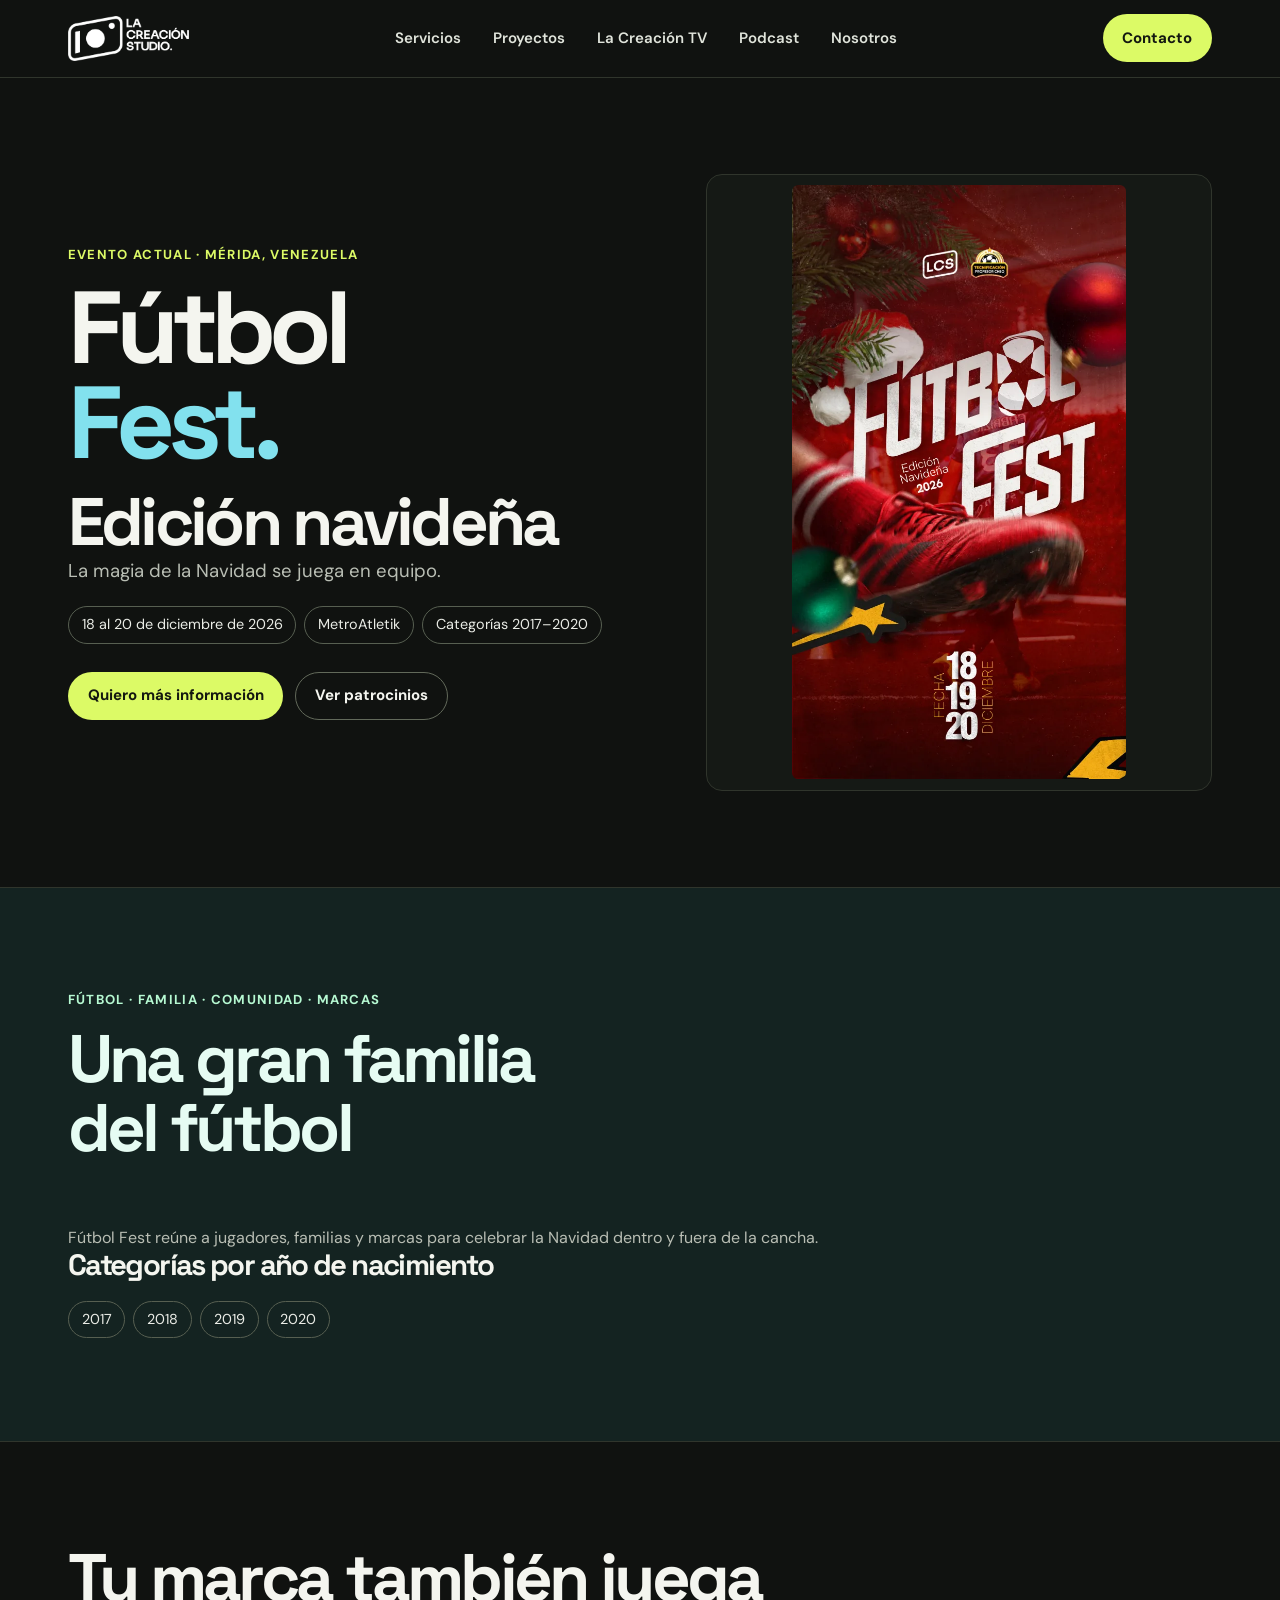
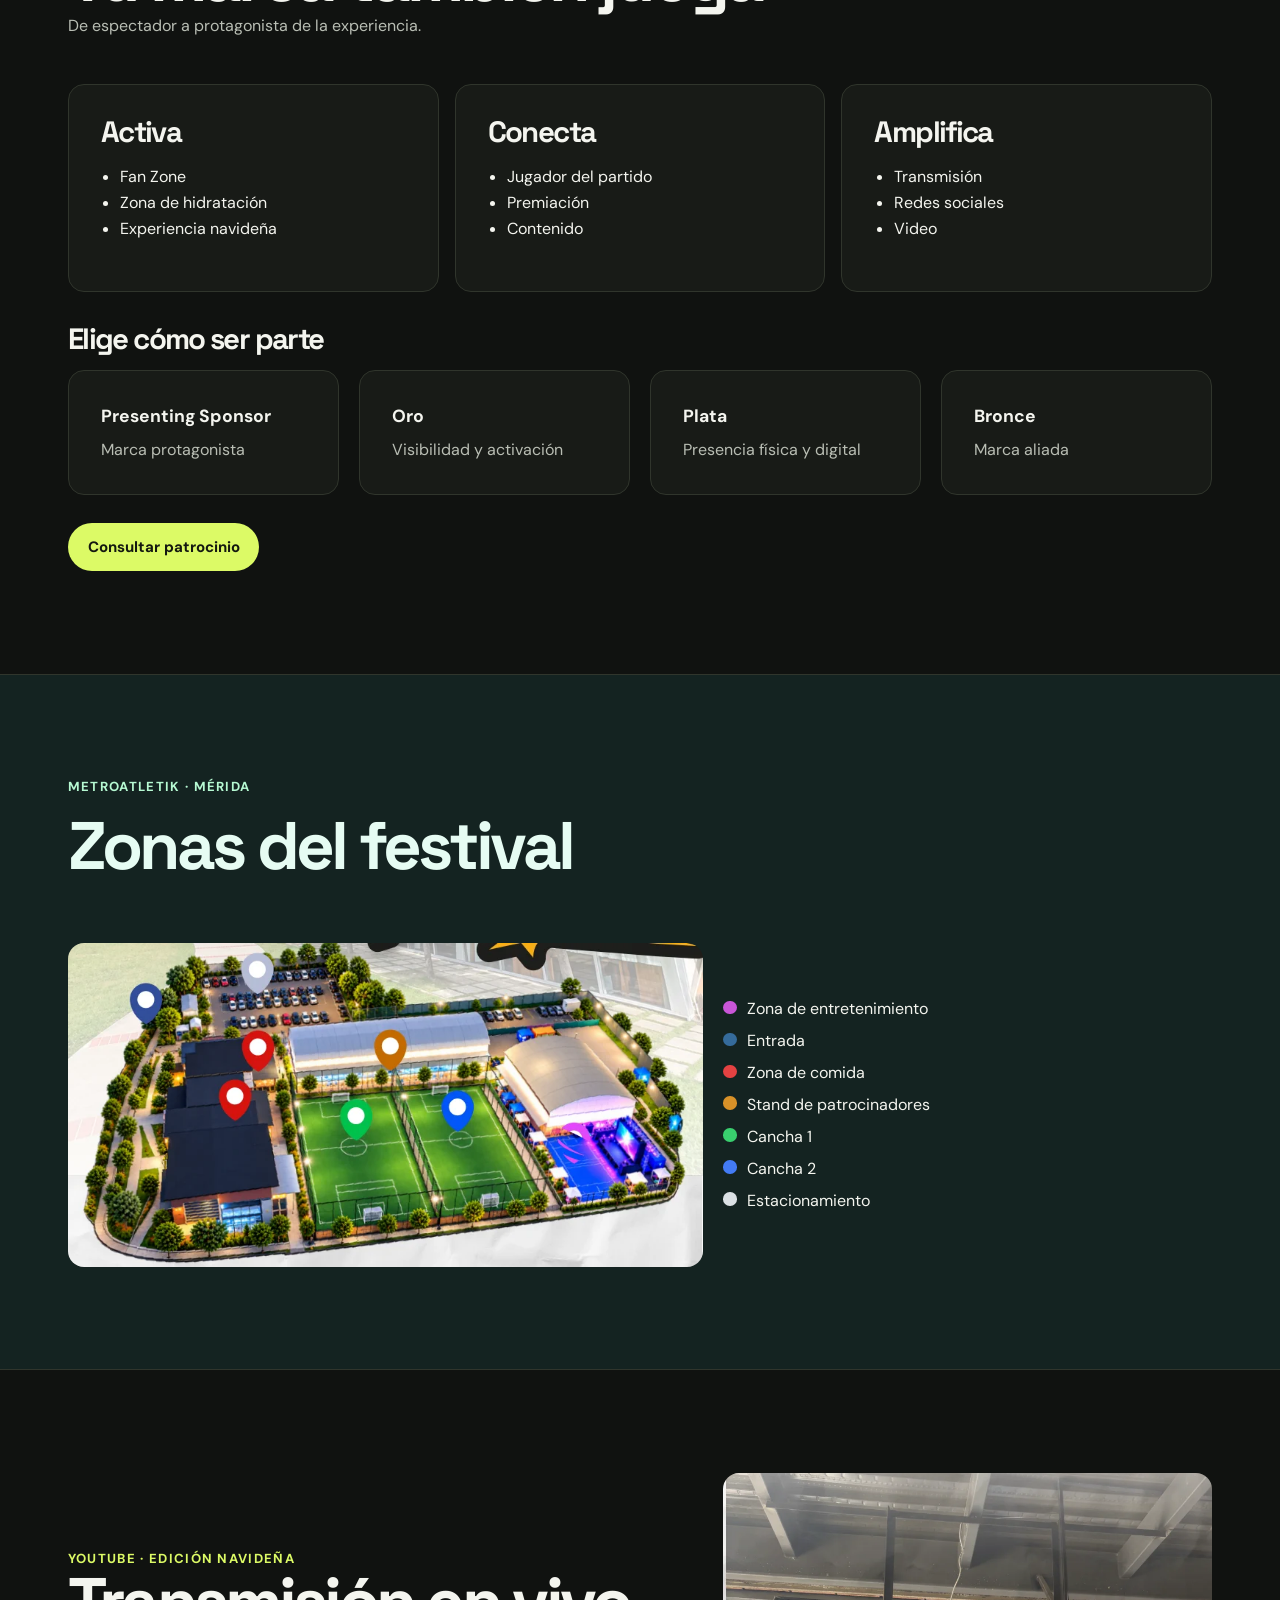
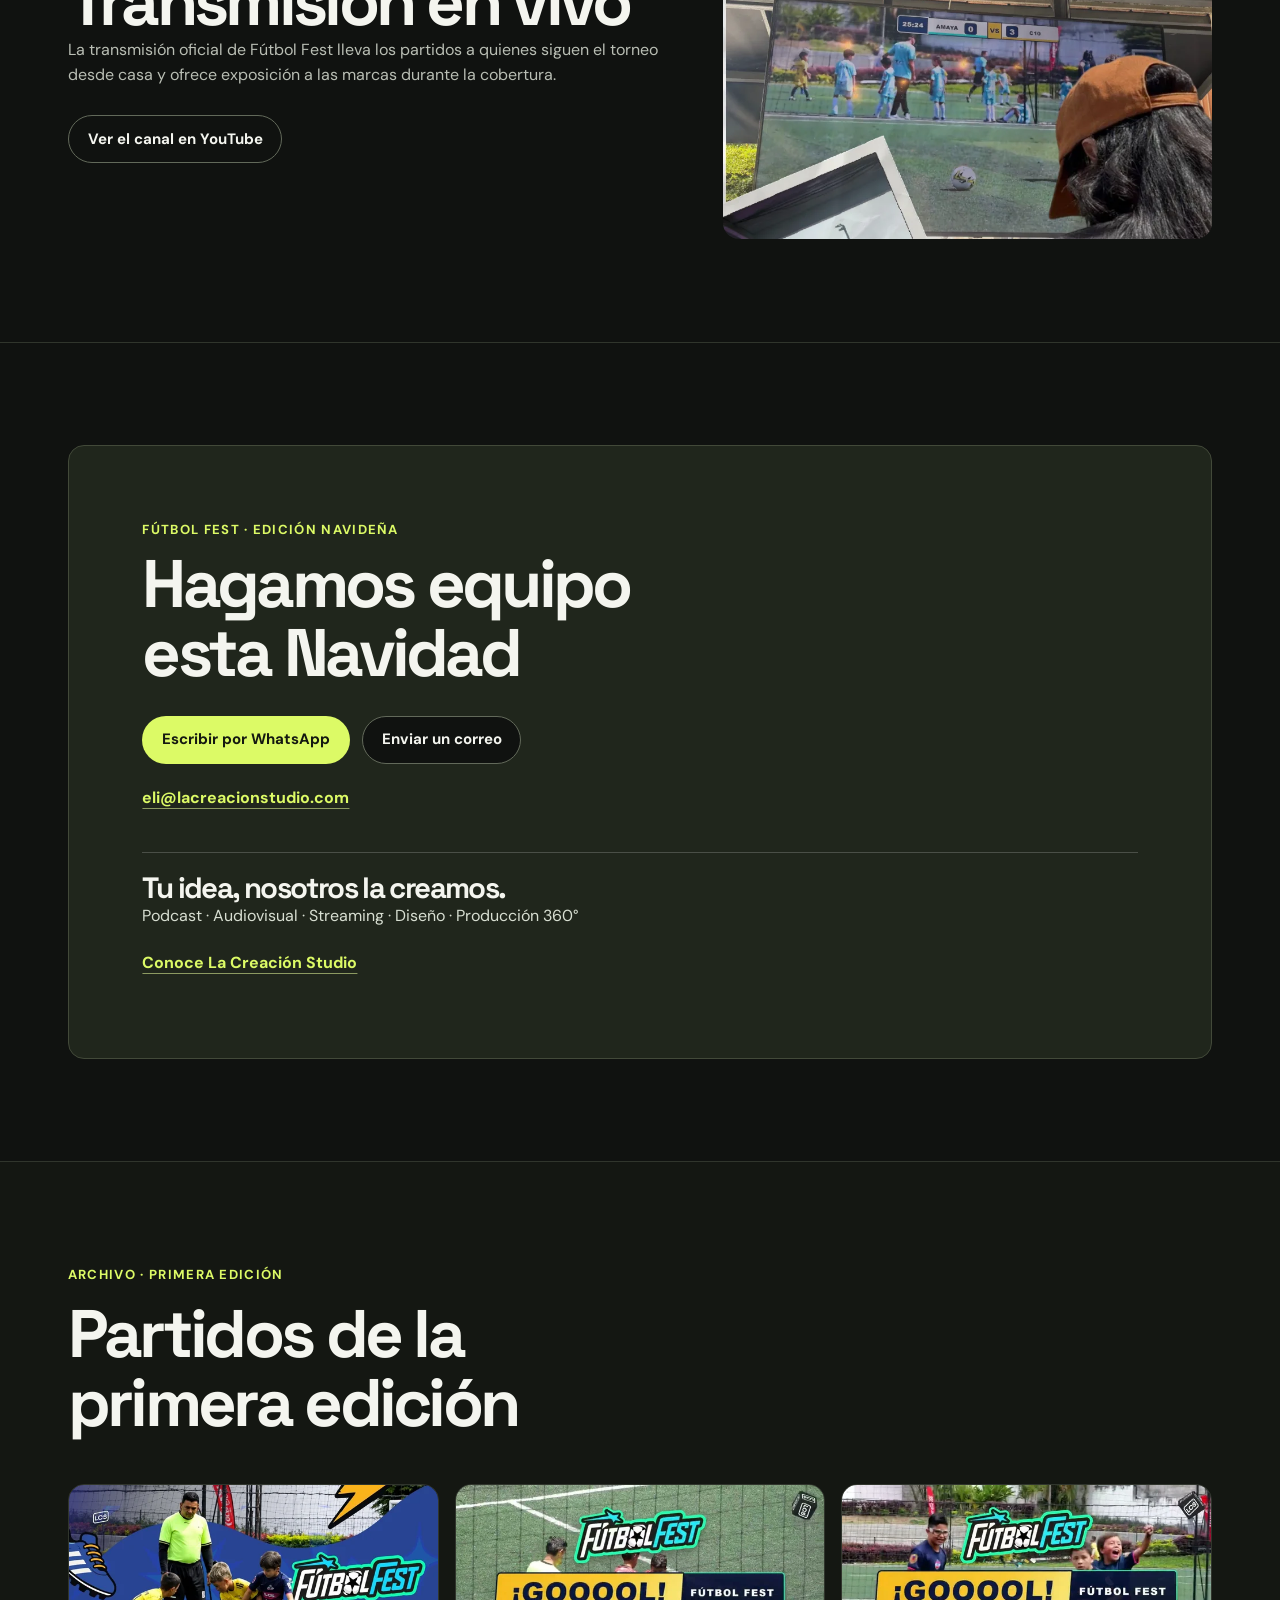
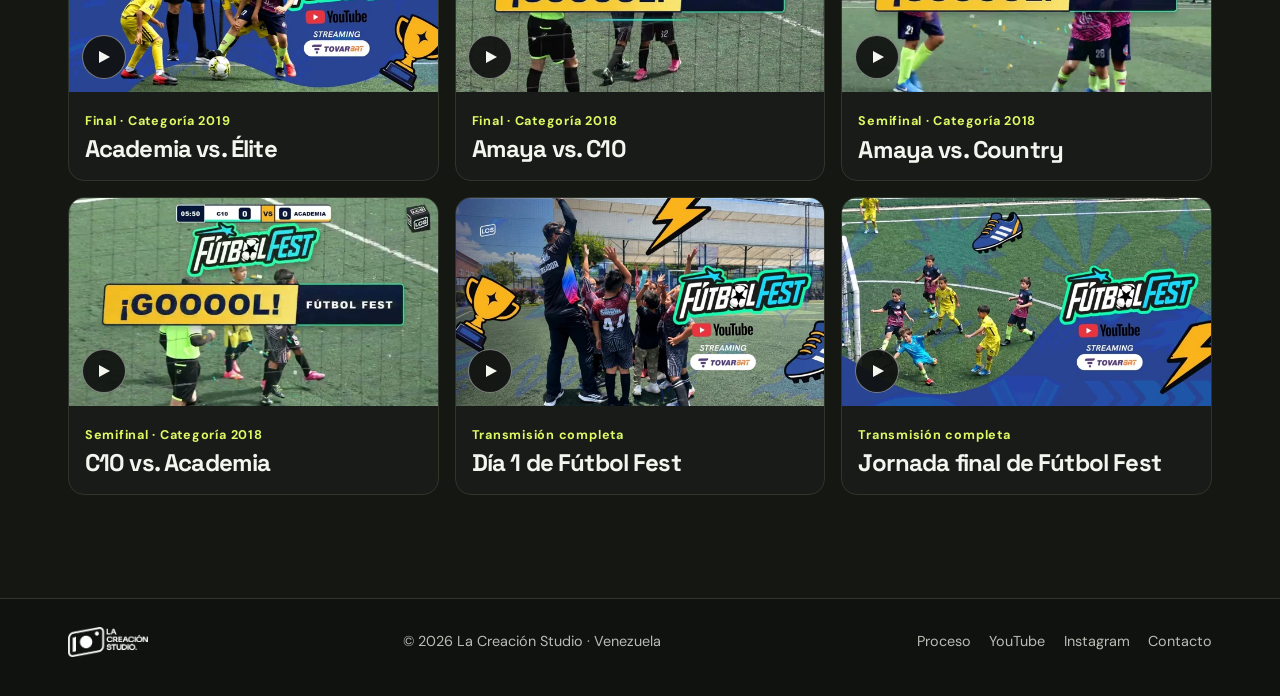
<file: futbol-fest.html>
<!doctype html>
<html lang="es">
<head>
  <meta charset="utf-8">
  <meta name="viewport" content="width=device-width, initial-scale=1">
  <meta name="theme-color" content="#101210">
  <title>Fútbol Fest edición navideña en Mérida | La Creación Studio</title>
  <meta name="description" content="Conoce la edición navideña de Fútbol Fest en MetroAtletik, Mérida, un torneo de fútbol menor y encuentro familiar con transmisiones y espacios para marcas.">
  <link rel="canonical" href="https://lacreacionstudio.com/futbol-fest.html">
  <meta property="og:type" content="website">
  <meta property="og:locale" content="es_VE">
  <meta property="og:site_name" content="La Creación Studio">
  <meta property="og:title" content="Fútbol Fest edición navideña en Mérida | La Creación Studio">
  <meta property="og:description" content="Conoce la edición navideña de Fútbol Fest en MetroAtletik, Mérida, un torneo de fútbol menor y encuentro familiar con transmisiones y espacios para marcas.">
  <meta property="og:url" content="https://lacreacionstudio.com/futbol-fest.html">
  <meta property="og:image" content="https://lacreacionstudio.com/assets/futbol-tarjeta.webp">
  <meta name="twitter:card" content="summary_large_image">
  <link rel="icon" href="assets/icon.png" type="image/png">
  <link rel="stylesheet" href="assets/site.css">

  <script src="assets/site.js" defer></script>
  <style>
    .ff-grid { display: grid; gap: 1.25rem; }
    .ff-split { grid-template-columns: 1.3fr 1fr; align-items: center; }
    .ff-sponsor-grid { grid-template-columns: repeat(4, minmax(0, 1fr)); }
    .ff-sponsor-heading { margin: 2rem 0 1rem; }
    .ff-sponsor-grid h4 { margin: 0 0 .4rem; font-size: 1.1rem; }
    .ff-list { padding-inline-start: 1.2rem; line-height: 1.65; }
    .ff-zones { list-style: none; display: grid; gap: .35rem; padding: 0; }
    .ff-marker {
      display: inline-block; width: .85rem; height: .85rem; margin-inline-end: .6rem;
      border-radius: 50%; background: var(--marker);
    }
    .ff-media { display: block; width: 100%; height: auto; border-radius: 1rem; }
    .ff-broadcast { aspect-ratio: 4 / 3; object-fit: cover; object-position: center 42%; }
    .ff-studio { border-top: 1px solid #ffffff30; margin-top: 2rem; padding-top: 1.25rem; }
    @media (max-width: 760px) {
      .ff-split { grid-template-columns: 1fr; }
      .ff-sponsor-grid { grid-template-columns: repeat(2, minmax(0, 1fr)); }
    }
    @media (max-width: 400px) {
      .ff-sponsor-grid { grid-template-columns: 1fr; }
    }
  </style>
</head>
<body>
  <a class="button skip" href="#contenido">Saltar al contenido</a>
  <header class="site-header">
    <div class="wrap header-inner">
      <a class="brand" href="index.html#inicio"><img src="assets/logo.webp" alt="La Creación Studio" width="360" height="133" decoding="async"></a>
      <nav class="nav-links" id="navegacion" aria-label="Navegación principal"><a href="index.html#servicios">Servicios</a><a href="index.html#proyectos">Proyectos</a><a href="index.html#tv">La Creación TV</a><a href="talentos.html">Podcast</a><a href="index.html#nosotros">Nosotros</a></nav>
      <a class="button header-contact" href="index.html#contacto">Contacto</a>
      <button class="nav-toggle" type="button" aria-controls="navegacion" aria-expanded="false">Menú</button>
    </div>
  </header>
<main id="contenido">
<div class="wrap detail-hero" id="inicio">
  <div class="detail-text">
    <span class="eyebrow">Evento actual · Mérida, Venezuela</span>
    <h1>Fútbol <span class="futbol-color">Fest.</span></h1>
    <h2>Edición navideña</h2>
    <p>La magia de la Navidad se juega en equipo.</p>
    <ul class="pill-list">
      <li>18 al 20 de diciembre de 2026</li>
      <li>MetroAtletik</li>
      <li>Categorías 2017–2020</li>
    </ul>
    <div class="actions">
      <a class="button" href="#contacto">Quiero más información</a>
      <a class="button alt" href="#patrocinios">Ver patrocinios</a>
    </div>
  </div>
  <div class="detail-img poster"><img src="assets/futbol-fest-edicion.webp" alt="Afiche oficial de Fútbol Fest edición navideña" width="648" height="1152" decoding="async" fetchpriority="high"></div>
</div>

<section class="section band feature" id="experiencia"><div class="wrap">
  <div class="section-head"><div><span class="eyebrow">Fútbol · Familia · Comunidad · Marcas</span><h2>Una gran familia del fútbol</h2></div></div>
  <p>Fútbol Fest reúne a jugadores, familias y marcas para celebrar la Navidad dentro y fuera de la cancha.</p>
  <h3>Categorías por año de nacimiento</h3>
  <ul class="pill-list"><li>2017</li><li>2018</li><li>2019</li><li>2020</li></ul>
</div></section>

<section class="section band" id="patrocinios"><div class="wrap">
  <div class="section-head"><div><h2>Tu marca también juega</h2><p>De espectador a protagonista de la experiencia.</p></div></div>
  <div class="info-grid">
    <article class="info-card"><h3>Activa</h3><ul class="ff-list"><li>Fan Zone</li><li>Zona de hidratación</li><li>Experiencia navideña</li></ul></article>
    <article class="info-card"><h3>Conecta</h3><ul class="ff-list"><li>Jugador del partido</li><li>Premiación</li><li>Contenido</li></ul></article>
    <article class="info-card"><h3>Amplifica</h3><ul class="ff-list"><li>Transmisión</li><li>Redes sociales</li><li>Video</li></ul></article>
  </div>
  <h3 class="ff-sponsor-heading">Elige cómo ser parte</h3>
  <div class="ff-grid ff-sponsor-grid">
    <article class="info-card"><h4>Presenting Sponsor</h4><p>Marca protagonista</p></article>
    <article class="info-card"><h4>Oro</h4><p>Visibilidad y activación</p></article>
    <article class="info-card"><h4>Plata</h4><p>Presencia física y digital</p></article>
    <article class="info-card"><h4>Bronce</h4><p>Marca aliada</p></article>
  </div>
  <div class="actions"><a class="button" href="mailto:eli@lacreacionstudio.com?subject=Patrocinio%20F%C3%BAtbol%20Fest">Consultar patrocinio</a></div>
</div></section>

<section class="section band feature" id="zonas"><div class="wrap">
  <div class="section-head"><div><span class="eyebrow">MetroAtletik · Mérida</span><h2>Zonas del festival</h2></div></div>
  <div class="ff-grid ff-split">
    <img class="ff-media" src="assets/futbol-fest-mapa.webp" width="864" height="440" loading="lazy" decoding="async" alt="Croquis de MetroAtletik con la entrada, el estacionamiento, las canchas y las zonas del festival">
    <ul class="ff-list ff-zones">
      <li><span class="ff-marker" style="--marker:#c956d8"></span>Zona de entretenimiento</li>
      <li><span class="ff-marker" style="--marker:#356b9b"></span>Entrada</li>
      <li><span class="ff-marker" style="--marker:#e44242"></span>Zona de comida</li>
      <li><span class="ff-marker" style="--marker:#d89128"></span>Stand de patrocinadores</li>
      <li><span class="ff-marker" style="--marker:#39cf6e"></span>Cancha 1</li>
      <li><span class="ff-marker" style="--marker:#437bf5"></span>Cancha 2</li>
      <li><span class="ff-marker" style="--marker:#dbe1e4"></span>Estacionamiento</li>
    </ul>
  </div>
</div></section>

<section class="section band" id="en-vivo"><div class="wrap ff-grid ff-split">
  <div>
    <span class="eyebrow">YouTube · Edición navideña</span>
    <h2>Transmisión en vivo</h2>
    <p>La transmisión oficial de Fútbol Fest lleva los partidos a quienes siguen el torneo desde casa y ofrece exposición a las marcas durante la cobertura.</p>
    <div class="actions"><a class="button alt" href="https://www.youtube.com/@LaCreaci%C3%B3nStudio7/streams" target="_blank" rel="noopener noreferrer">Ver el canal en YouTube</a></div>
  </div>
  <img class="ff-media ff-broadcast" src="assets/futbol-fest-transmision.webp" width="864" height="992" loading="lazy" decoding="async" alt="Equipo de La Creación Studio produciendo una transmisión de fútbol">
</div></section>

<section class="section band" id="contacto">
  <div class="wrap contact-panel">
    <span class="eyebrow">Fútbol Fest · Edición navideña</span>
    <h2>Hagamos equipo esta Navidad</h2>
    <div class="actions">
      <a class="button" href="https://wa.me/584220710134?text=Hola%2C%20quiero%20informaci%C3%B3n%20sobre%20F%C3%BAtbol%20Fest%20Navidad." target="_blank" rel="noopener noreferrer">Escribir por WhatsApp</a>
      <a class="button alt" href="mailto:eli@lacreacionstudio.com?subject=F%C3%BAtbol%20Fest%20-%20Informaci%C3%B3n">Enviar un correo</a>
    </div>
    <a class="text-link" href="mailto:eli@lacreacionstudio.com">eli@lacreacionstudio.com</a>
    <div class="ff-studio">
      <h3>Tu idea, nosotros la creamos.</h3>
      <p>Podcast · Audiovisual · Streaming · Diseño · Producción 360°</p>
      <a class="text-link" href="index.html#servicios">Conoce La Creación Studio</a>
    </div>
  </div>
</section>

<section class="section band tv" id="transmisiones"><div class="wrap">
  <div class="section-head"><div><span class="eyebrow">Archivo · Primera edición</span><h2>Partidos de la primera edición</h2></div></div>
  <div class="video-grid">
    <a class="video-card" href="https://www.youtube.com/watch?v=rgBa4HFR1Gs" target="_blank" rel="noopener noreferrer">
      <span class="video-thumb"><img src="assets/video-rgBa4HFR1Gs.webp" alt="" width="640" height="360" decoding="async" loading="lazy"><span class="play" aria-hidden="true"></span></span>
      <div class="video-content"><small>Final · Categoría 2019</small><h3>Academia vs. Élite</h3></div>
    </a>
    <a class="video-card" href="https://www.youtube.com/watch?v=W7AiD7LScLM" target="_blank" rel="noopener noreferrer">
      <span class="video-thumb"><img src="assets/video-W7AiD7LScLM.webp" alt="" width="640" height="360" decoding="async" loading="lazy"><span class="play" aria-hidden="true"></span></span>
      <div class="video-content"><small>Final · Categoría 2018</small><h3>Amaya vs. C10</h3></div>
    </a>
    <a class="video-card" href="https://www.youtube.com/watch?v=VGnPRoSpKUw" target="_blank" rel="noopener noreferrer">
      <span class="video-thumb"><img src="assets/video-VGnPRoSpKUw.webp" alt="" width="640" height="360" decoding="async" loading="lazy"><span class="play" aria-hidden="true"></span></span>
      <div class="video-content"><small>Semifinal · Categoría 2018</small><h3>Amaya vs. Country</h3></div>
    </a>
    <a class="video-card" href="https://www.youtube.com/watch?v=BDWVnKO1S3I" target="_blank" rel="noopener noreferrer">
      <span class="video-thumb"><img src="assets/video-BDWVnKO1S3I.webp" alt="" width="640" height="360" decoding="async" loading="lazy"><span class="play" aria-hidden="true"></span></span>
      <div class="video-content"><small>Semifinal · Categoría 2018</small><h3>C10 vs. Academia</h3></div>
    </a>
    <a class="video-card" href="https://www.youtube.com/watch?v=iUB5eU2pmcA" target="_blank" rel="noopener noreferrer">
      <span class="video-thumb"><img src="assets/video-iUB5eU2pmcA.webp" alt="" width="640" height="360" decoding="async" loading="lazy"><span class="play" aria-hidden="true"></span></span>
      <div class="video-content"><small>Transmisión completa</small><h3>Día 1 de Fútbol Fest</h3></div>
    </a>
    <a class="video-card" href="https://www.youtube.com/watch?v=I76Mq1lzecI" target="_blank" rel="noopener noreferrer">
      <span class="video-thumb"><img src="assets/video-I76Mq1lzecI.webp" alt="" width="640" height="360" decoding="async" loading="lazy"><span class="play" aria-hidden="true"></span></span>
      <div class="video-content"><small>Transmisión completa</small><h3>Jornada final de Fútbol Fest</h3></div>
    </a>
  </div>
</div></section>
</main>
<footer class="site-footer">
  <div class="wrap footer-inner">
    <a class="brand" href="index.html#inicio"><img src="assets/logo.webp" alt="La Creación Studio" width="360" height="133" decoding="async" loading="lazy"></a>
    <div>© <span class="current-year">2026</span> La Creación Studio · Venezuela</div>
    <div class="footer-links">
      <a href="index.html#proceso">Proceso</a>
      <a class="footer-link" href="https://www.youtube.com/@LaCreaci%C3%B3nStudio7" target="_blank" rel="noopener noreferrer">YouTube</a>
      <a class="footer-link" href="https://www.instagram.com/thecreation_studio/" target="_blank" rel="noopener noreferrer">Instagram</a>
      <a href="index.html#contacto">Contacto</a>
    </div>
  </div>
</footer>
</body>
</html>
</file>
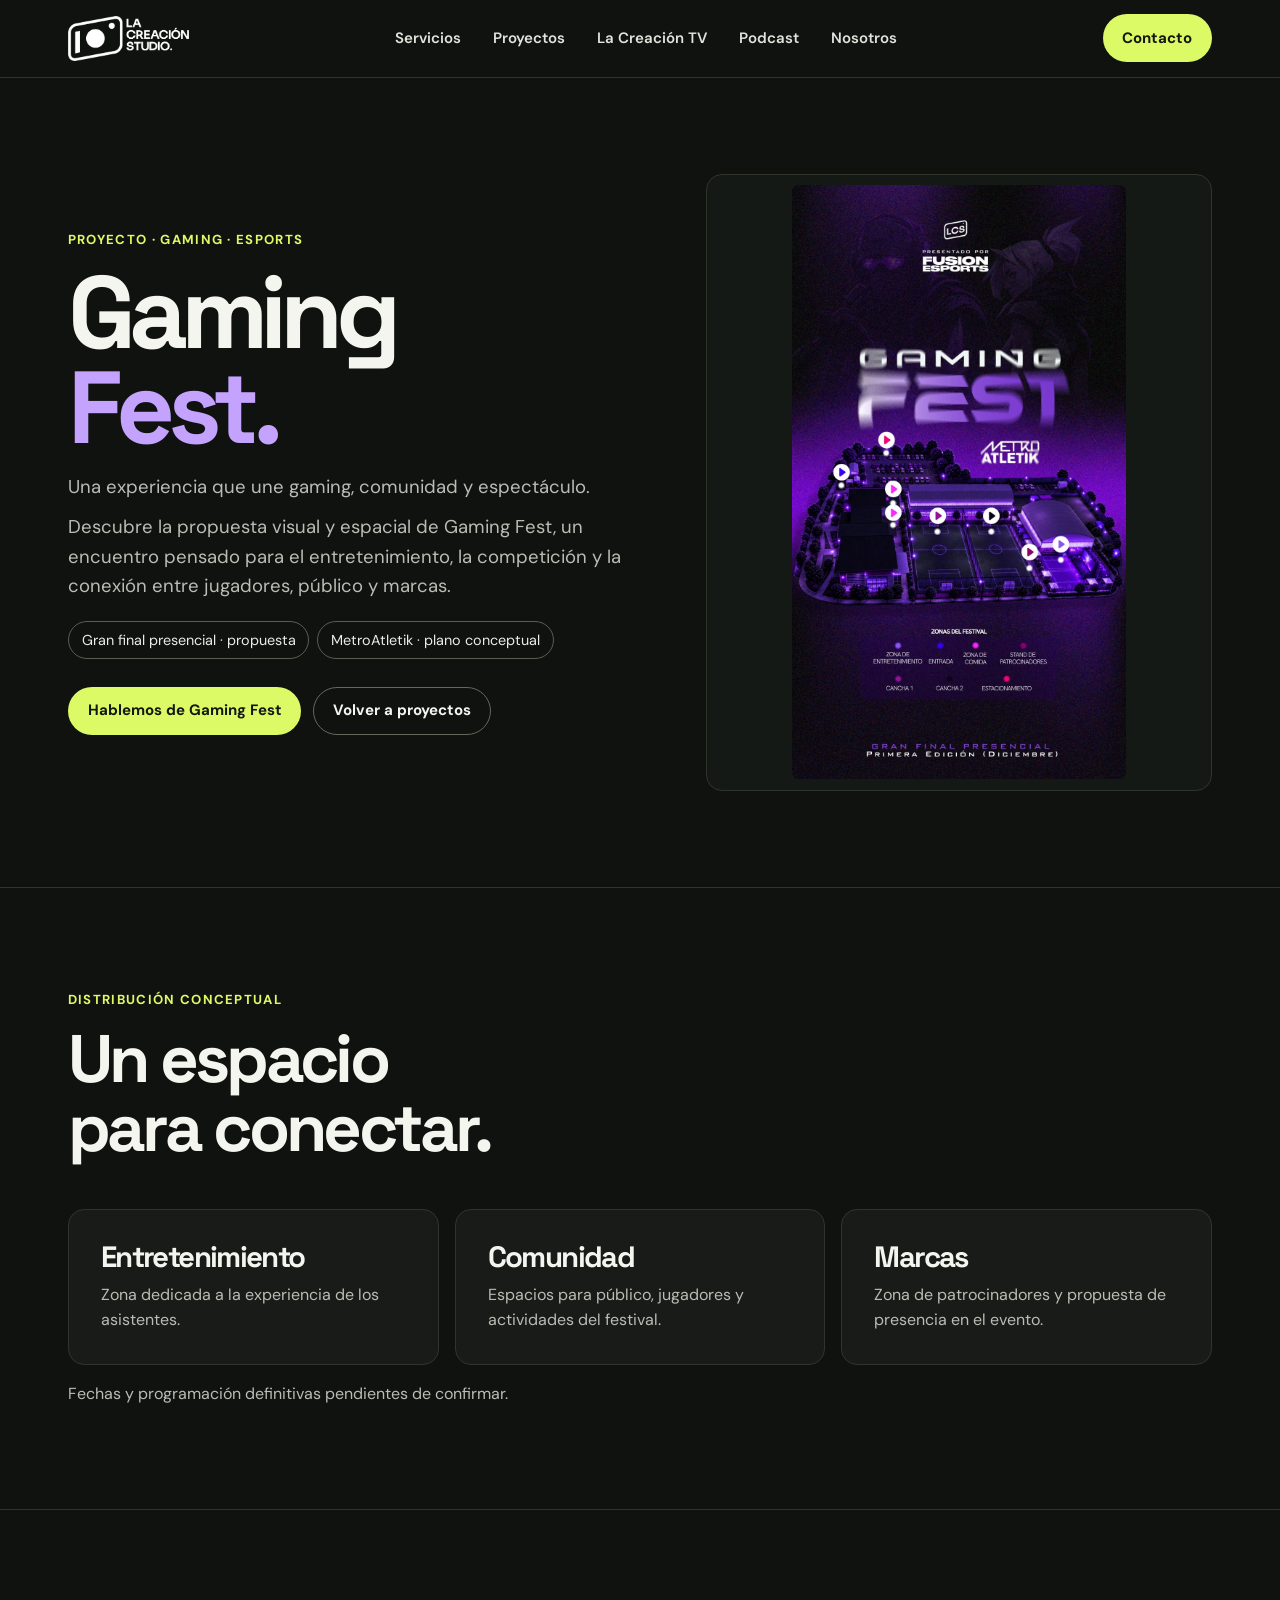
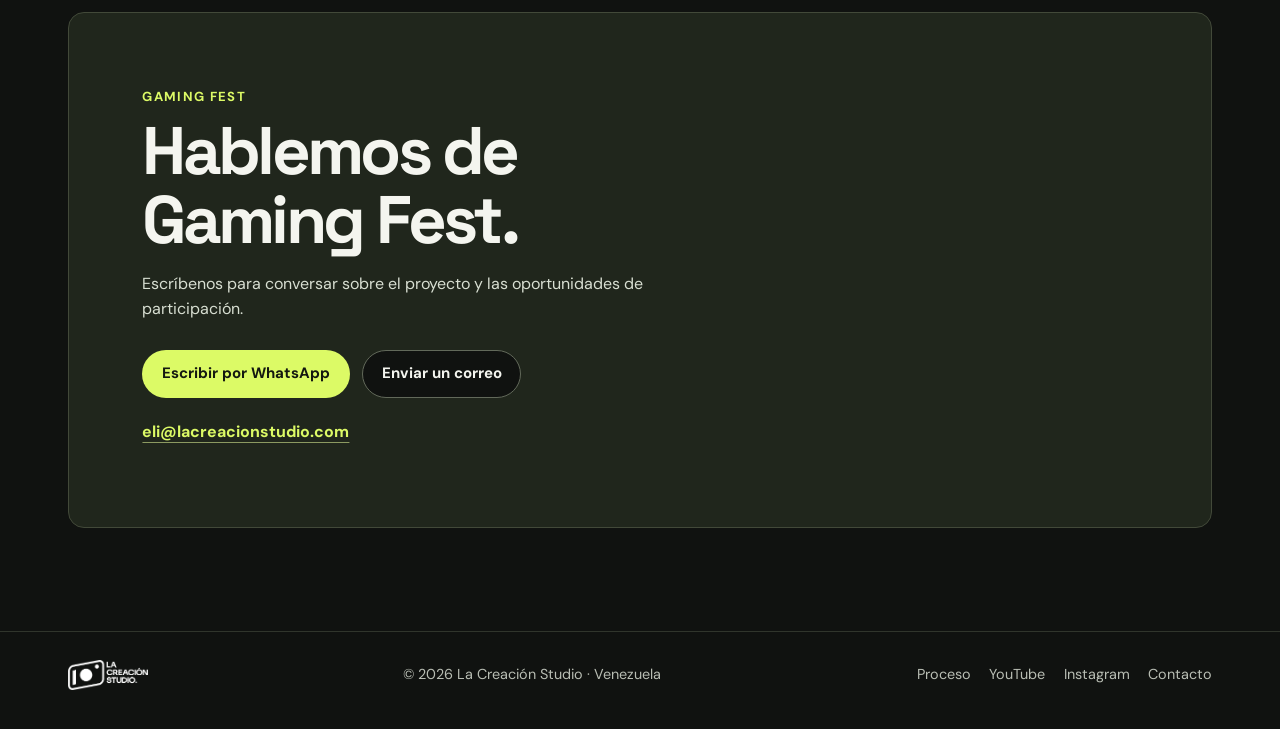
<file: gaming-fest.html>
<!doctype html>
<html lang="es">
<head>
  <meta charset="utf-8">
  <meta name="viewport" content="width=device-width, initial-scale=1">
  <meta name="theme-color" content="#101210">
  <title>Gaming Fest, proyecto de esports | La Creación Studio</title>
  <meta name="description" content="Conoce el concepto de Gaming Fest, una propuesta de La Creación Studio para conectar gaming, competición, comunidad y marcas.">
  <link rel="canonical" href="https://lacreacionstudio.com/gaming-fest.html">
  <meta property="og:type" content="website">
  <meta property="og:locale" content="es_VE">
  <meta property="og:site_name" content="La Creación Studio">
  <meta property="og:title" content="Gaming Fest, proyecto de esports | La Creación Studio">
  <meta property="og:description" content="Conoce el concepto de Gaming Fest, una propuesta de La Creación Studio para conectar gaming, competición, comunidad y marcas.">
  <meta property="og:url" content="https://lacreacionstudio.com/gaming-fest.html">
  <meta property="og:image" content="https://lacreacionstudio.com/assets/gaming-tarjeta.webp">
  <meta name="twitter:card" content="summary_large_image">
  <link rel="icon" href="assets/icon.png" type="image/png">
  <link rel="stylesheet" href="assets/site.css">

  <script src="assets/site.js" defer></script>
</head>
<body>
  <a class="button skip" href="#contenido">Saltar al contenido</a>
  <header class="site-header">
    <div class="wrap header-inner">
      <a class="brand" href="index.html#inicio"><img src="assets/logo.webp" alt="La Creación Studio" width="360" height="133" decoding="async"></a>
      <nav class="nav-links" id="navegacion" aria-label="Navegación principal"><a href="index.html#servicios">Servicios</a><a href="index.html#proyectos">Proyectos</a><a href="index.html#tv">La Creación TV</a><a href="talentos.html">Podcast</a><a href="index.html#nosotros">Nosotros</a></nav>
      <a class="button header-contact" href="index.html#contacto">Contacto</a>
      <button class="nav-toggle" type="button" aria-controls="navegacion" aria-expanded="false">Menú</button>
    </div>
  </header>
<main id="contenido">
<div class="wrap detail-hero" id="inicio">
  <div class="detail-text"><span class="eyebrow">Proyecto · Gaming · Esports</span><h1>Gaming <span class="gaming-color">Fest.</span></h1><p>Una experiencia que une gaming, comunidad y espectáculo.</p><p>Descubre la propuesta visual y espacial de Gaming Fest, un encuentro pensado para el entretenimiento, la competición y la conexión entre jugadores, público y marcas.</p><ul class="pill-list"><li>Gran final presencial · propuesta</li><li>MetroAtletik · plano conceptual</li></ul>
    <div class="actions"><a class="button" href="#contacto">Hablemos de Gaming Fest</a><a class="button alt" href="index.html#proyectos">Volver a proyectos</a></div>
  </div>
  <div class="detail-img poster"><img src="assets/gaming-1.webp" alt="Plano conceptual y propuesta visual de Gaming Fest" width="920" height="1636" decoding="async" fetchpriority="high"></div>
</div>
<section class="section band"><div class="wrap">
  <div class="section-head"><div><span class="eyebrow">Distribución conceptual</span><h2>Un espacio para conectar.</h2></div></div>
  <div class="info-grid"><article class="info-card"><h3>Entretenimiento</h3><p>Zona dedicada a la experiencia de los asistentes.</p></article><article class="info-card"><h3>Comunidad</h3><p>Espacios para público, jugadores y actividades del festival.</p></article><article class="info-card"><h3>Marcas</h3><p>Zona de patrocinadores y propuesta de presencia en el evento.</p></article></div>
  <p class="top-space">Fechas y programación definitivas pendientes de confirmar.</p>
</div></section>
<section class="section band" id="contacto">
  <div class="wrap contact-panel">
    <span class="eyebrow">Gaming Fest</span>
    <h2>Hablemos de Gaming Fest.</h2>
    <p>Escríbenos para conversar sobre el proyecto y las oportunidades de participación.</p>
    <div class="actions">
      <a class="button" href="https://wa.me/584220710134?text=Hola%2C%20quiero%20hablar%20sobre%20un%20proyecto%20con%20La%20Creaci%C3%B3n%20Studio." target="_blank" rel="noopener noreferrer">Escribir por WhatsApp</a>
      <a class="button alt" href="mailto:eli@lacreacionstudio.com?subject=Consulta%20Gaming%20Fest">Enviar un correo</a>
    </div>
    <a class="text-link" href="mailto:eli@lacreacionstudio.com?subject=Consulta%20Gaming%20Fest">eli@lacreacionstudio.com</a>
  </div>
</section>
</main>
<footer class="site-footer">
  <div class="wrap footer-inner">
    <a class="brand" href="index.html#inicio"><img src="assets/logo.webp" alt="La Creación Studio" width="360" height="133" decoding="async" loading="lazy"></a>
    <div>© <span class="current-year">2026</span> La Creación Studio · Venezuela</div>
    <div class="footer-links">
      <a href="index.html#proceso">Proceso</a>
      <a class="footer-link" href="https://www.youtube.com/@LaCreaci%C3%B3nStudio7" target="_blank" rel="noopener noreferrer">YouTube</a>
      <a class="footer-link" href="https://www.instagram.com/thecreation_studio/" target="_blank" rel="noopener noreferrer">Instagram</a>
      <a href="index.html#contacto">Contacto</a>
    </div>
  </div>
</footer>
</body>
</html>
</file>
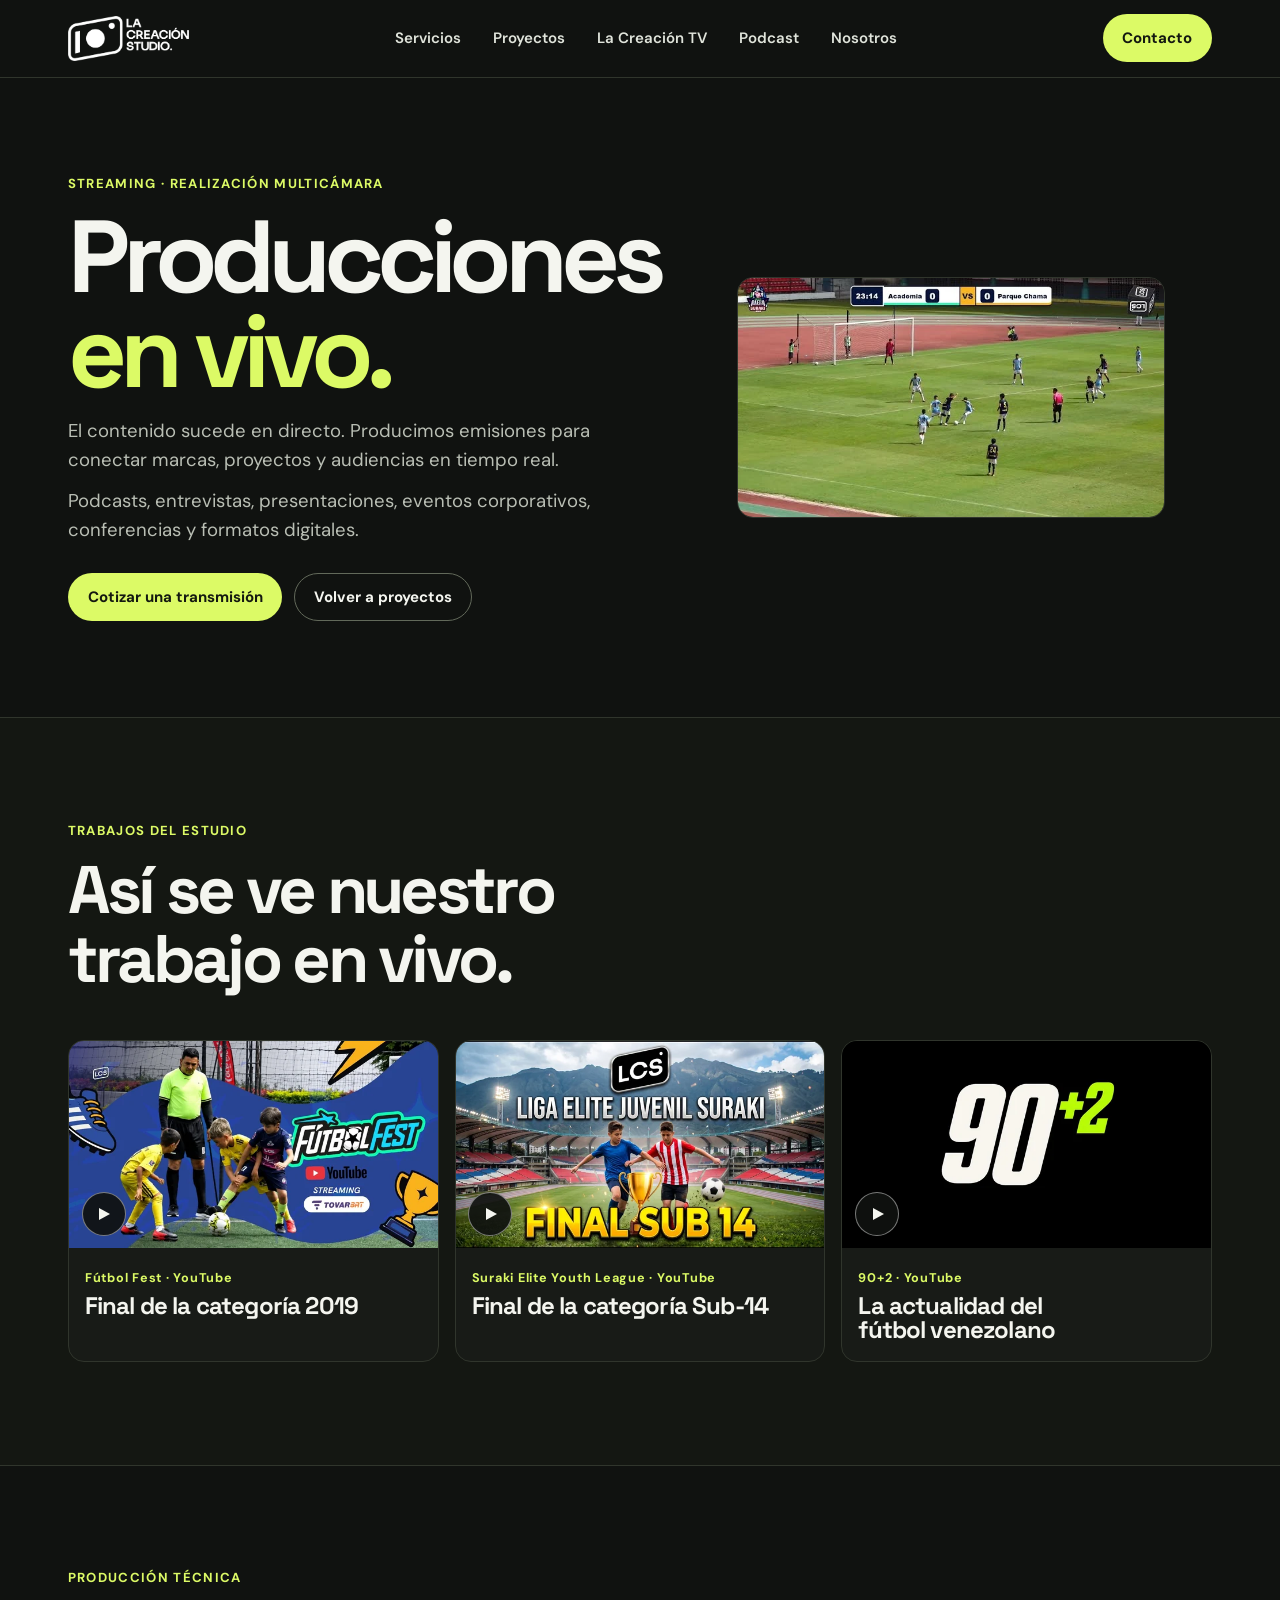
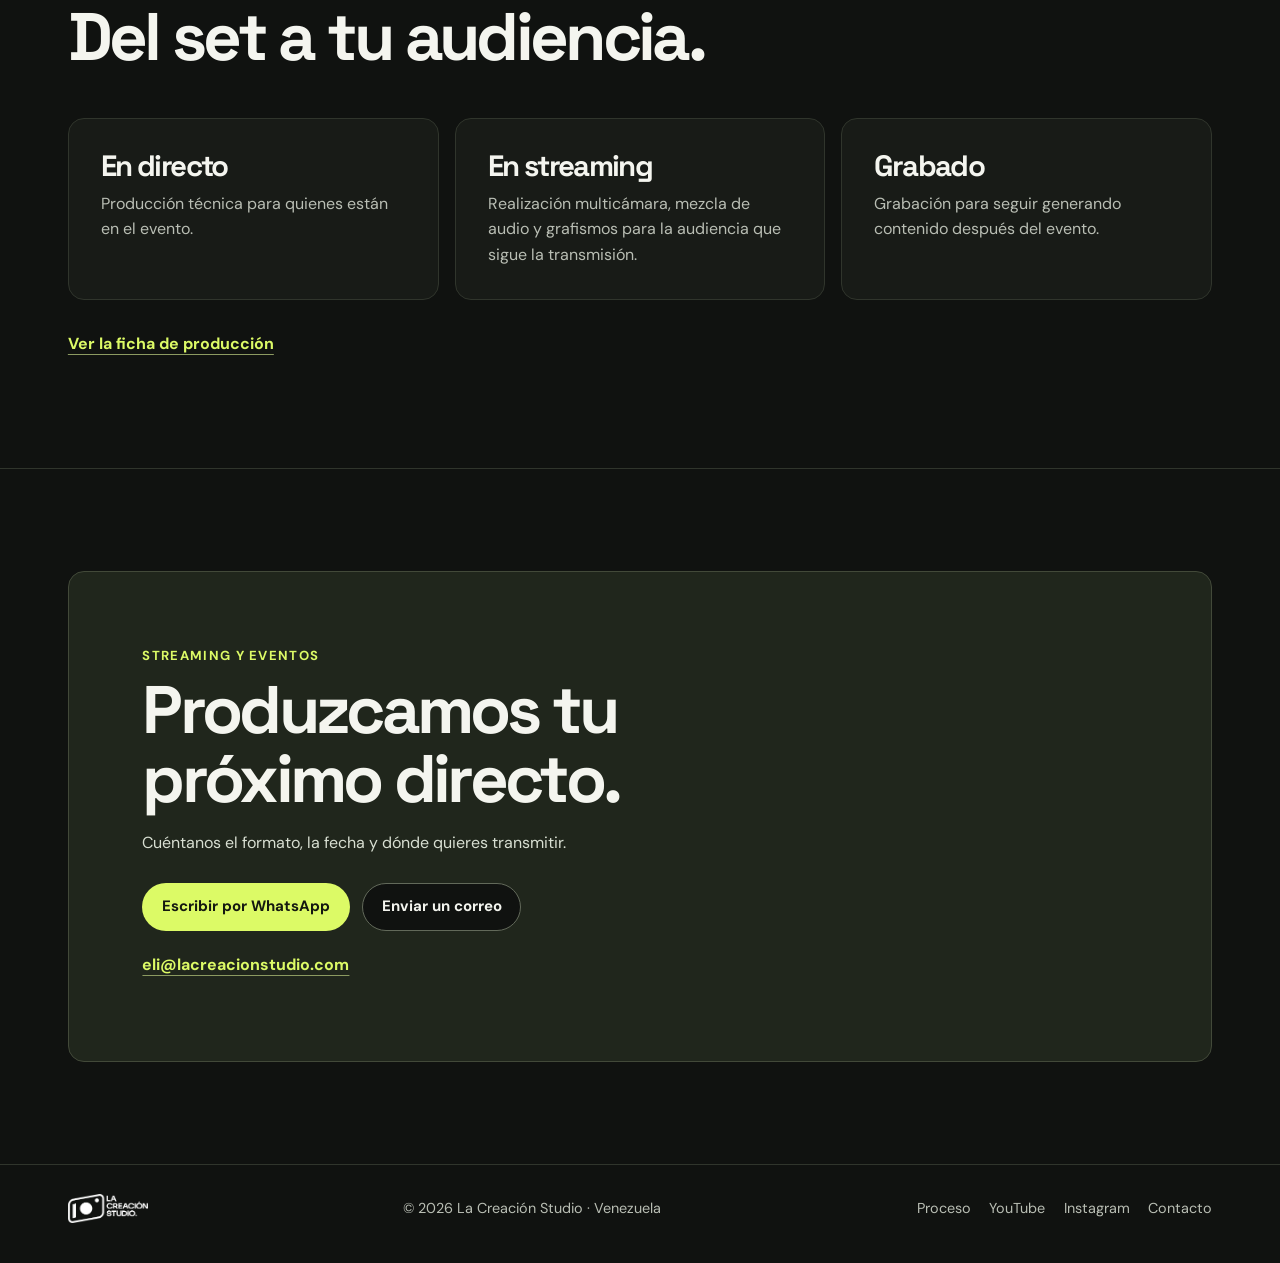
<file: producciones-en-vivo.html>
<!doctype html>
<html lang="es">
<head>
  <meta charset="utf-8">
  <meta name="viewport" content="width=device-width, initial-scale=1">
  <meta name="theme-color" content="#101210">
  <title>Producciones en vivo y streaming multicámara | La Creación Studio</title>
  <meta name="description" content="Mira transmisiones producidas por La Creación Studio y conoce nuestros servicios de streaming multicámara, sonido, grafismos y grabación.">
  <link rel="canonical" href="https://lacreacionstudio.com/producciones-en-vivo.html">
  <meta property="og:type" content="website">
  <meta property="og:locale" content="es_VE">
  <meta property="og:site_name" content="La Creación Studio">
  <meta property="og:title" content="Producciones en vivo y streaming multicámara | La Creación Studio">
  <meta property="og:description" content="Mira transmisiones producidas por La Creación Studio y conoce nuestros servicios de streaming multicámara, sonido, grafismos y grabación.">
  <meta property="og:url" content="https://lacreacionstudio.com/producciones-en-vivo.html">
  <meta property="og:image" content="https://lacreacionstudio.com/assets/transmision-suraki.webp">
  <meta name="twitter:card" content="summary_large_image">
  <link rel="icon" href="assets/icon.png" type="image/png">
  <link rel="stylesheet" href="assets/site.css">

  <script src="assets/site.js" defer></script>
</head>
<body>
  <a class="button skip" href="#contenido">Saltar al contenido</a>
  <header class="site-header">
    <div class="wrap header-inner">
      <a class="brand" href="index.html#inicio"><img src="assets/logo.webp" alt="La Creación Studio" width="360" height="133" decoding="async"></a>
      <nav class="nav-links" id="navegacion" aria-label="Navegación principal"><a href="index.html#servicios">Servicios</a><a href="index.html#proyectos">Proyectos</a><a href="index.html#tv">La Creación TV</a><a href="talentos.html">Podcast</a><a href="index.html#nosotros">Nosotros</a></nav>
      <a class="button header-contact" href="index.html#contacto">Contacto</a>
      <button class="nav-toggle" type="button" aria-controls="navegacion" aria-expanded="false">Menú</button>
    </div>
  </header>
<main id="contenido">
<div class="wrap detail-hero" id="inicio">
  <div class="detail-text"><span class="eyebrow">Streaming · Realización multicámara</span><h1>Producciones <span class="accent">en vivo.</span></h1><p>El contenido sucede en directo. Producimos emisiones para conectar marcas, proyectos y audiencias en tiempo real.</p><p>Podcasts, entrevistas, presentaciones, eventos corporativos, conferencias y formatos digitales.</p>
    <div class="actions"><a class="button" href="#contacto">Cotizar una transmisión</a><a class="button alt" href="index.html#proyectos">Volver a proyectos</a></div>
  </div>
  <div class="detail-img"><img src="assets/transmision-suraki.webp" alt="Transmisión en vivo de la final Sub-14 de la Liga Élite Suraki" width="640" height="360" decoding="async" fetchpriority="high"></div>
</div>
<section class="section band tv"><div class="wrap">
  <div class="section-head"><div><span class="eyebrow">Trabajos del estudio</span><h2>Así se ve nuestro trabajo en vivo.</h2></div></div>
  <div class="video-grid">
    <a class="video-card" href="https://www.youtube.com/watch?v=rgBa4HFR1Gs" target="_blank" rel="noopener noreferrer">
      <span class="video-thumb"><img src="assets/video-rgBa4HFR1Gs.webp" alt="" width="640" height="360" decoding="async" loading="lazy"><span class="play" aria-hidden="true"></span></span>
      <div class="video-content"><small>Fútbol Fest · YouTube</small><h3>Final de la categoría 2019</h3></div>
    </a>
    <a class="video-card" href="https://www.youtube.com/watch?v=cagnw-LTq24" target="_blank" rel="noopener noreferrer">
      <span class="video-thumb"><img src="assets/video-cagnw-LTq24.webp" alt="" width="640" height="360" decoding="async" loading="lazy"><span class="play" aria-hidden="true"></span></span>
      <div class="video-content"><small>Suraki Elite Youth League · YouTube</small><h3>Final de la categoría Sub-14</h3></div>
    </a>
    <a class="video-card" href="https://www.youtube.com/watch?v=HRieCg662ok" target="_blank" rel="noopener noreferrer">
      <span class="video-thumb"><img src="assets/video-HRieCg662ok.webp" alt="" width="640" height="360" decoding="async" loading="lazy"><span class="play" aria-hidden="true"></span></span>
      <div class="video-content"><small>90+2 · YouTube</small><h3>La actualidad del fútbol venezolano</h3></div>
    </a>
  </div>
</div></section>
<section class="section band"><div class="wrap">
  <div class="section-head"><div><span class="eyebrow">Producción técnica</span><h2>Del set a tu audiencia.</h2></div></div>
  <div class="info-grid"><article class="info-card"><h3>En directo</h3><p>Producción técnica para quienes están en el evento.</p></article><article class="info-card"><h3>En streaming</h3><p>Realización multicámara, mezcla de audio y grafismos para la audiencia que sigue la transmisión.</p></article><article class="info-card"><h3>Grabado</h3><p>Grabación para seguir generando contenido después del evento.</p></article></div>
  <div class="cta-inline"><a class="text-link" href="assets/produccion-dossier.webp" target="_blank" rel="noopener noreferrer">Ver la ficha de producción</a></div>
</div></section>
<section class="section band" id="contacto">
  <div class="wrap contact-panel">
    <span class="eyebrow">Streaming y eventos</span>
    <h2>Produzcamos tu próximo directo.</h2>
    <p>Cuéntanos el formato, la fecha y dónde quieres transmitir.</p>
    <div class="actions">
      <a class="button" href="https://wa.me/584220710134?text=Hola%2C%20quiero%20hablar%20sobre%20un%20proyecto%20con%20La%20Creaci%C3%B3n%20Studio." target="_blank" rel="noopener noreferrer">Escribir por WhatsApp</a>
      <a class="button alt" href="mailto:eli@lacreacionstudio.com?subject=Producci%C3%B3n%20en%20vivo%20para%20mi%20evento">Enviar un correo</a>
    </div>
    <a class="text-link" href="mailto:eli@lacreacionstudio.com?subject=Producci%C3%B3n%20en%20vivo%20para%20mi%20evento">eli@lacreacionstudio.com</a>
  </div>
</section>
</main>
<footer class="site-footer">
  <div class="wrap footer-inner">
    <a class="brand" href="index.html#inicio"><img src="assets/logo.webp" alt="La Creación Studio" width="360" height="133" decoding="async" loading="lazy"></a>
    <div>© <span class="current-year">2026</span> La Creación Studio · Venezuela</div>
    <div class="footer-links">
      <a href="index.html#proceso">Proceso</a>
      <a class="footer-link" href="https://www.youtube.com/@LaCreaci%C3%B3nStudio7" target="_blank" rel="noopener noreferrer">YouTube</a>
      <a class="footer-link" href="https://www.instagram.com/thecreation_studio/" target="_blank" rel="noopener noreferrer">Instagram</a>
      <a href="index.html#contacto">Contacto</a>
    </div>
  </div>
</footer>
</body>
</html>
</file>
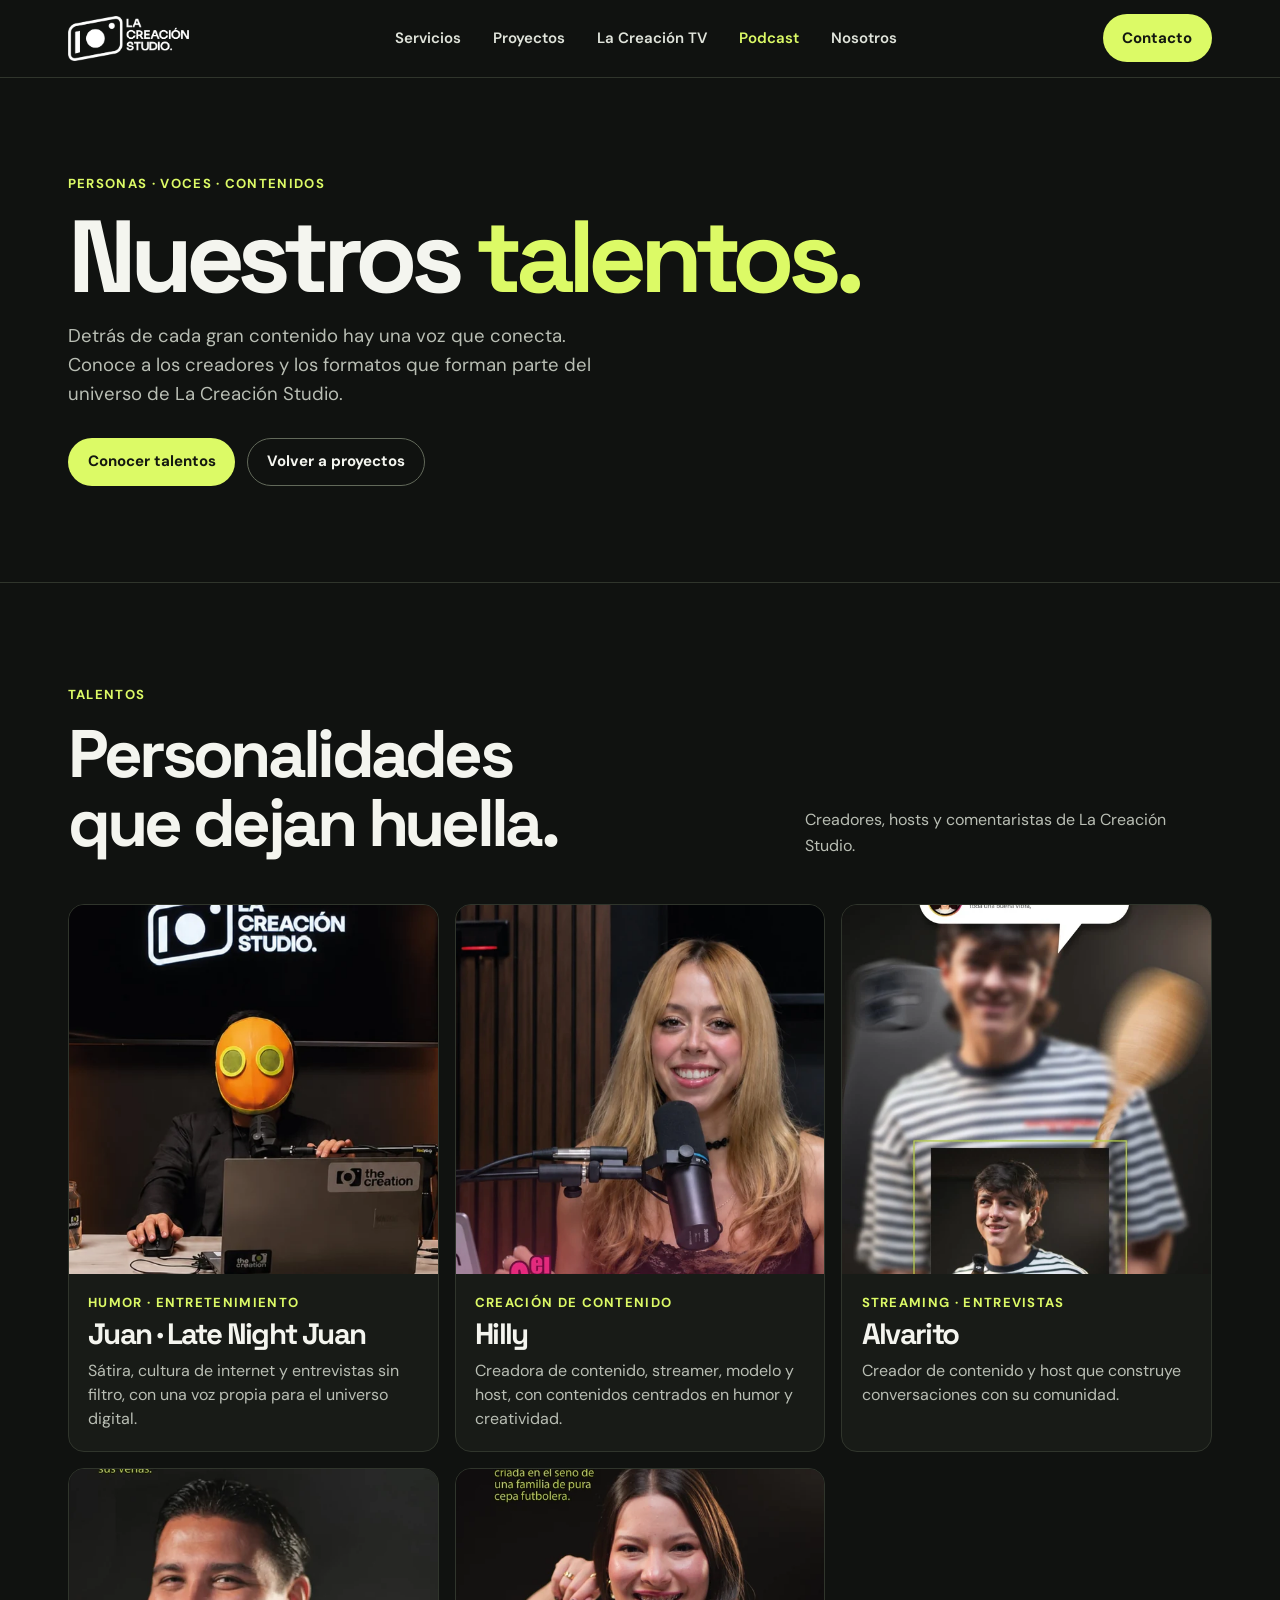
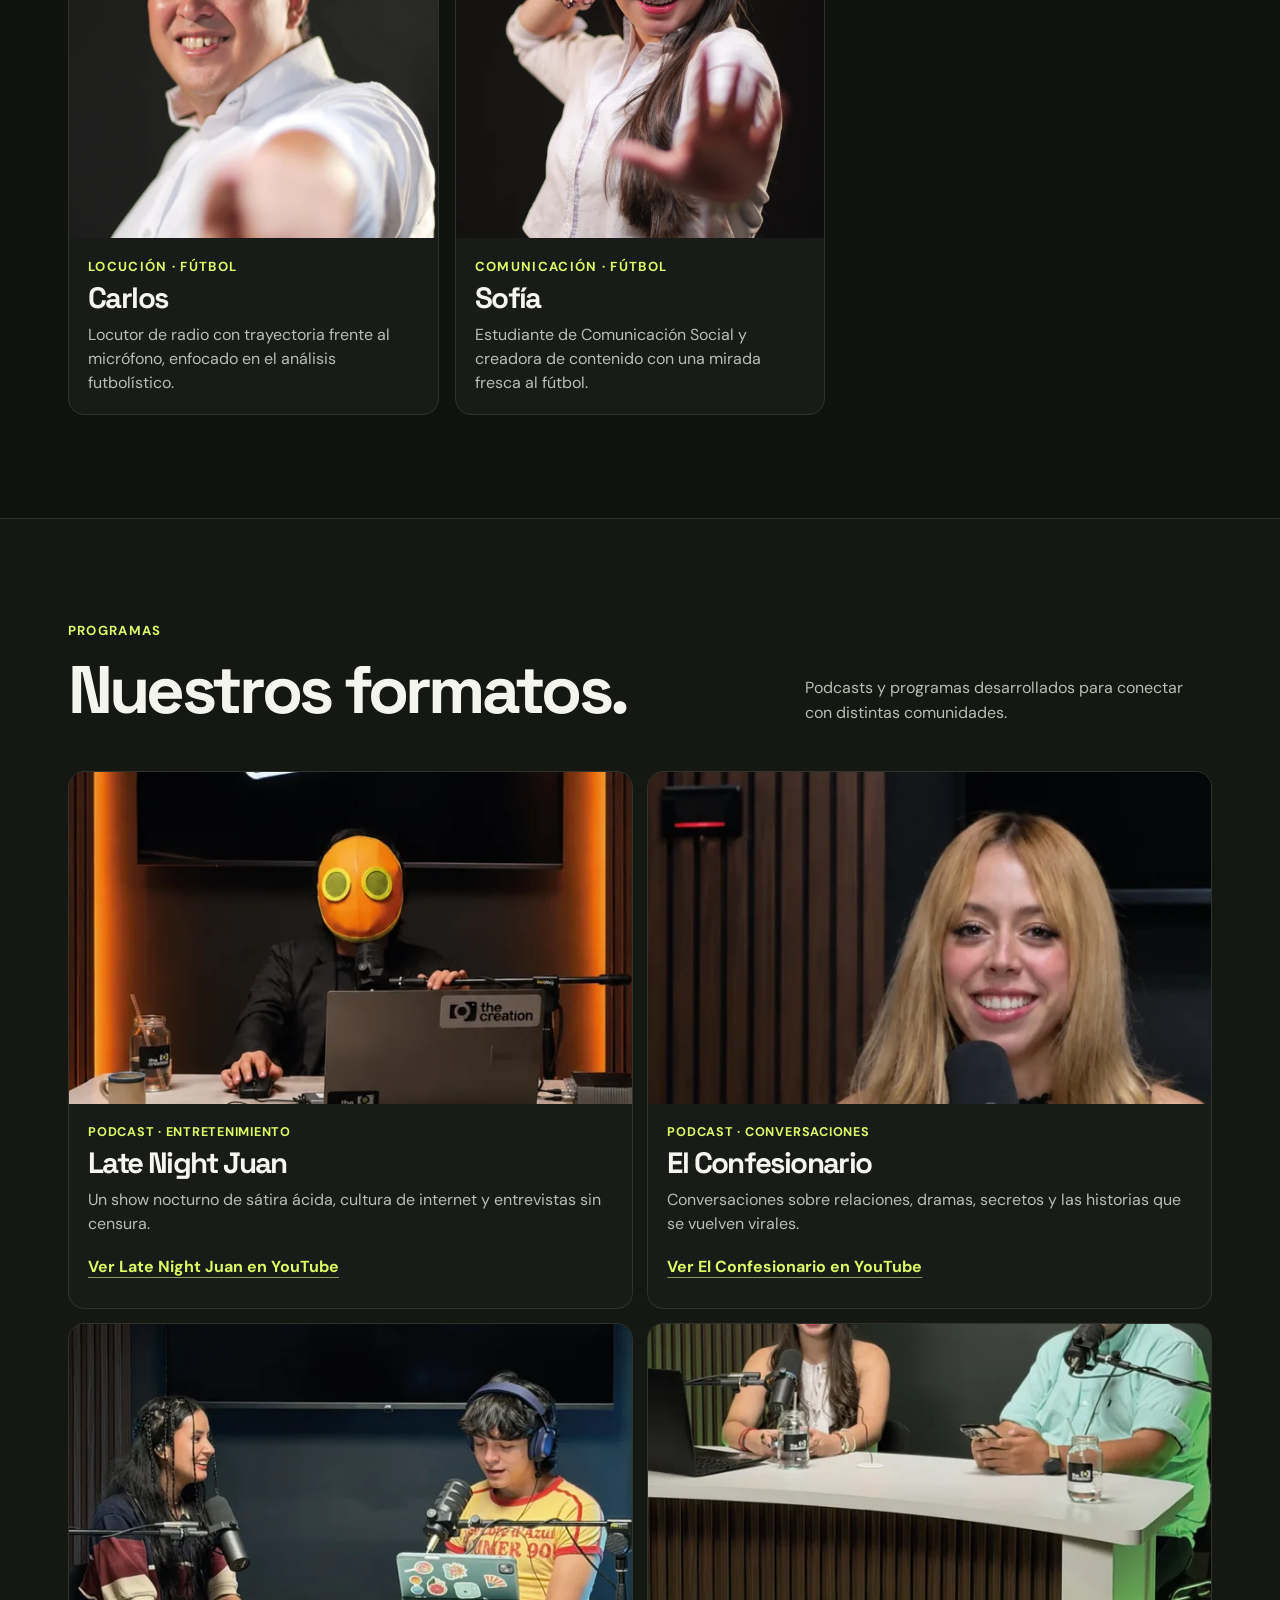
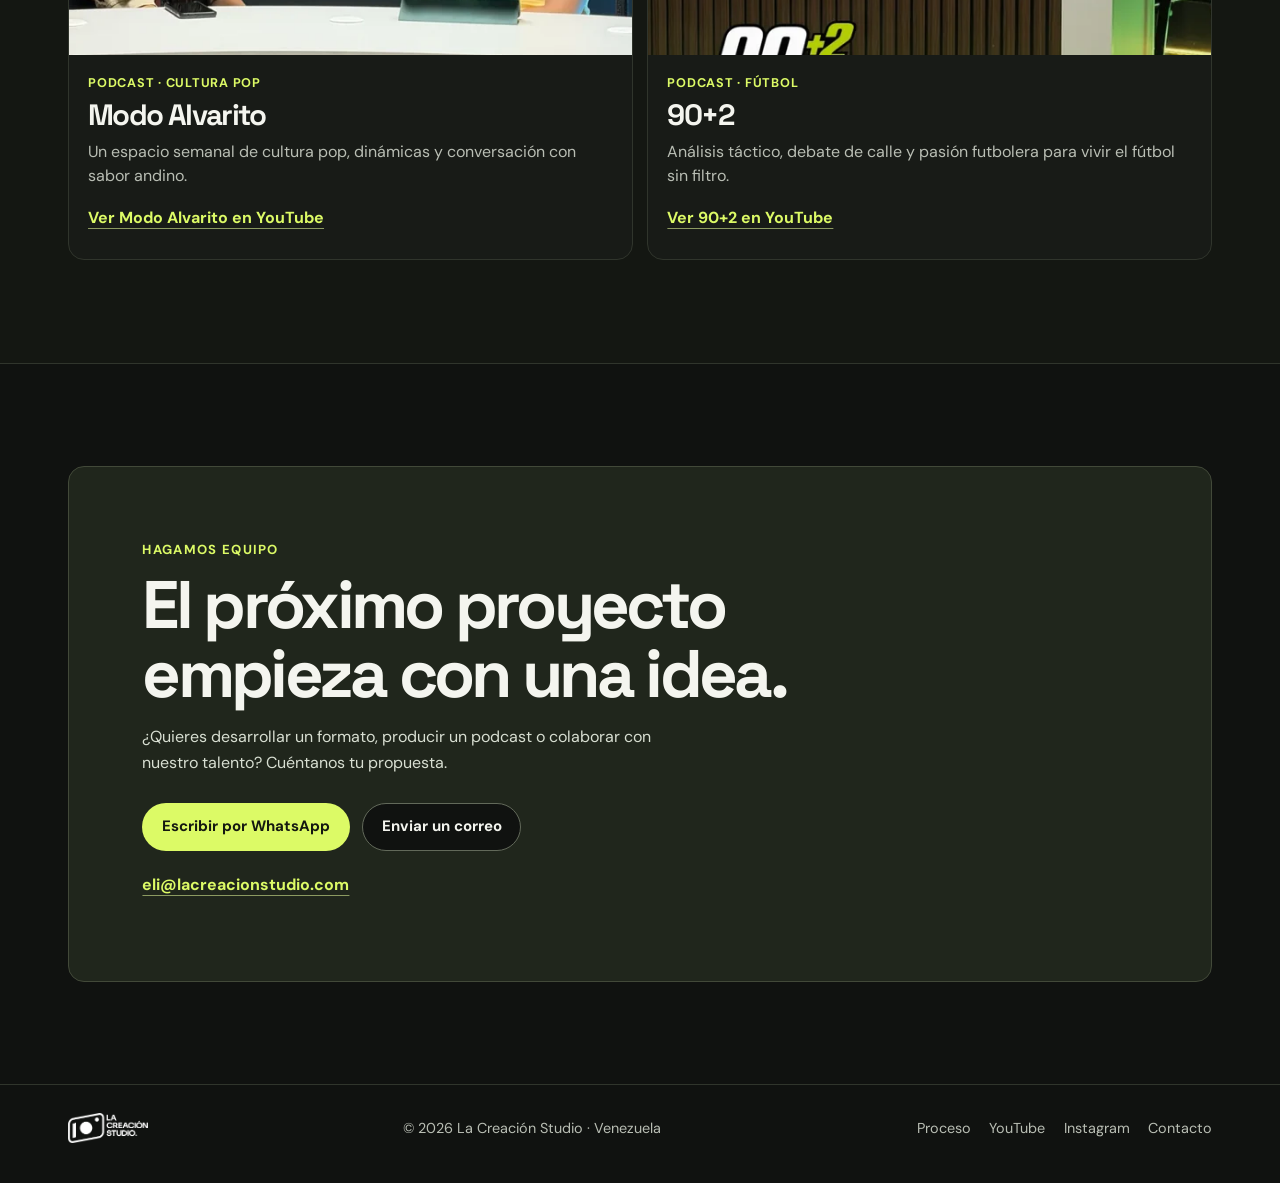
<file: talentos.html>
<!doctype html>
<html lang="es">
<head>
  <meta charset="utf-8">
  <meta name="viewport" content="width=device-width, initial-scale=1">
  <meta name="theme-color" content="#101210">
  <title>Talentos, creadores y podcasts | La Creación Studio</title>
  <meta name="description" content="Conoce a Juan, Hilly, Alvarito, Carlos y Sofía, los creadores y formatos originales de La Creación Studio.">
  <link rel="canonical" href="https://lacreacionstudio.com/talentos.html">
  <meta property="og:type" content="website">
  <meta property="og:locale" content="es_VE">
  <meta property="og:site_name" content="La Creación Studio">
  <meta property="og:title" content="Talentos, creadores y podcasts | La Creación Studio">
  <meta property="og:description" content="Conoce a Juan, Hilly, Alvarito, Carlos y Sofía, los creadores y formatos originales de La Creación Studio.">
  <meta property="og:url" content="https://lacreacionstudio.com/talentos.html">
  <meta property="og:image" content="https://lacreacionstudio.com/assets/talentos-1000.webp">
  <meta name="twitter:card" content="summary_large_image">
  <link rel="icon" href="assets/icon.png" type="image/png">
  <link rel="stylesheet" href="assets/site.css">

  <script src="assets/site.js" defer></script>
</head>
<body>
  <a class="button skip" href="#contenido">Saltar al contenido</a>
  <header class="site-header">
    <div class="wrap header-inner">
      <a class="brand" href="index.html#inicio"><img src="assets/logo.webp" alt="La Creación Studio" width="360" height="133" decoding="async"></a>
      <nav class="nav-links" id="navegacion" aria-label="Navegación principal"><a href="index.html#servicios">Servicios</a><a href="index.html#proyectos">Proyectos</a><a href="index.html#tv">La Creación TV</a><a href="talentos.html" aria-current="page">Podcast</a><a href="index.html#nosotros">Nosotros</a></nav>
      <a class="button header-contact" href="index.html#contacto">Contacto</a>
      <button class="nav-toggle" type="button" aria-controls="navegacion" aria-expanded="false">Menú</button>
    </div>
  </header>
<main id="contenido">
<div class="wrap detail-hero detail-hero-text" id="inicio">
  <div class="detail-text"><span class="eyebrow">Personas · Voces · Contenidos</span><h1>Nuestros <span class="accent">talentos.</span></h1><p>Detrás de cada gran contenido hay una voz que conecta. Conoce a los creadores y los formatos que forman parte del universo de La Creación Studio.</p>
    <div class="actions"><a class="button" href="#talentos">Conocer talentos</a><a class="button alt" href="index.html#proyectos">Volver a proyectos</a></div>
  </div>
</div>
<section class="section band" id="talentos"><div class="wrap">
  <div class="section-head"><div><span class="eyebrow">Talentos</span><h2>Personalidades que dejan huella.</h2></div><p>Creadores, hosts y comentaristas de La Creación Studio.</p></div>
  <div class="profile-grid">
<article class="profile">
  <div class="profile-photo"><img class="juan" src="assets/juan.webp" alt="Juan, creador de Late Night Juan" width="600" height="523" decoding="async" loading="lazy"></div>
  <div class="profile-copy"><span class="eyebrow">Humor · Entretenimiento</span><h3>Juan · Late Night Juan</h3><p>Sátira, cultura de internet y entrevistas sin filtro, con una voz propia para el universo digital.</p></div>
</article>
<article class="profile">
  <div class="profile-photo"><img class="hilly" src="assets/hilly.webp" alt="Hilly, creadora de contenido" width="600" height="576" decoding="async" loading="lazy"></div>
  <div class="profile-copy"><span class="eyebrow">Creación de contenido</span><h3>Hilly</h3><p>Creadora de contenido, streamer, modelo y host, con contenidos centrados en humor y creatividad.</p></div>
</article>
<article class="profile">
  <div class="profile-photo"><img class="alvarito" src="assets/alvarito.webp" alt="Alvarito, creador de contenido" width="600" height="593" decoding="async" loading="lazy"></div>
  <div class="profile-copy"><span class="eyebrow">Streaming · Entrevistas</span><h3>Alvarito</h3><p>Creador de contenido y host que construye conversaciones con su comunidad.</p></div>
</article>
<article class="profile">
  <div class="profile-photo"><img class="carlos" src="assets/carlos.webp" alt="Carlos, locutor y comentarista" width="600" height="542" decoding="async" loading="lazy"></div>
  <div class="profile-copy"><span class="eyebrow">Locución · Fútbol</span><h3>Carlos</h3><p>Locutor de radio con trayectoria frente al micrófono, enfocado en el análisis futbolístico.</p></div>
</article>
<article class="profile">
  <div class="profile-photo"><img class="sofia" src="assets/sofia.webp" alt="Sofía, comunicadora y creadora" width="600" height="561" decoding="async" loading="lazy"></div>
  <div class="profile-copy"><span class="eyebrow">Comunicación · Fútbol</span><h3>Sofía</h3><p>Estudiante de Comunicación Social y creadora de contenido con una mirada fresca al fútbol.</p></div>
</article>
</div>
</div></section>
<section class="section band tv" id="formatos"><div class="wrap">
  <div class="section-head"><div><span class="eyebrow">Programas</span><h2>Nuestros formatos.</h2></div><p>Podcasts y programas desarrollados para conectar con distintas comunidades.</p></div>
  <div class="format-grid">
<article class="format-card">
  <img src="assets/late-night.webp" alt="" width="640" height="362" decoding="async" loading="lazy">
  <div class="format-copy">
    <span class="eyebrow">Podcast · Entretenimiento</span><h3>Late Night Juan</h3><p>Un show nocturno de sátira ácida, cultura de internet y entrevistas sin censura.</p>
    <a class="text-link" href="https://www.youtube.com/watch?v=7RmHz-5pv_A" target="_blank" rel="noopener noreferrer">Ver Late Night Juan en YouTube</a>
  </div>
</article>
<article class="format-card">
  <img src="assets/confesionario.webp" alt="" width="640" height="356" decoding="async" loading="lazy">
  <div class="format-copy">
    <span class="eyebrow">Podcast · Conversaciones</span><h3>El Confesionario</h3><p>Conversaciones sobre relaciones, dramas, secretos y las historias que se vuelven virales.</p>
    <a class="text-link" href="https://www.youtube.com/watch?v=jlN4Lh1DGZo" target="_blank" rel="noopener noreferrer">Ver El Confesionario en YouTube</a>
  </div>
</article>
<article class="format-card">
  <img src="assets/modo-alvarito.webp" alt="" width="640" height="378" decoding="async" loading="lazy">
  <div class="format-copy">
    <span class="eyebrow">Podcast · Cultura pop</span><h3>Modo Alvarito</h3><p>Un espacio semanal de cultura pop, dinámicas y conversación con sabor andino.</p>
    <a class="text-link" href="https://www.youtube.com/watch?v=sPwnoubeSnc" target="_blank" rel="noopener noreferrer">Ver Modo Alvarito en YouTube</a>
  </div>
</article>
<article class="format-card">
  <img src="assets/noventa-dos.webp" alt="" width="640" height="360" decoding="async" loading="lazy">
  <div class="format-copy">
    <span class="eyebrow">Podcast · Fútbol</span><h3>90+2</h3><p>Análisis táctico, debate de calle y pasión futbolera para vivir el fútbol sin filtro.</p>
    <a class="text-link" href="https://www.youtube.com/watch?v=HRieCg662ok" target="_blank" rel="noopener noreferrer">Ver 90+2 en YouTube</a>
  </div>
</article>
</div>
</div></section>
<section class="section band" id="contacto">
  <div class="wrap contact-panel">
    <span class="eyebrow">Hagamos equipo</span>
    <h2>El próximo proyecto empieza con una idea.</h2>
    <p>¿Quieres desarrollar un formato, producir un podcast o colaborar con nuestro talento? Cuéntanos tu propuesta.</p>
    <div class="actions">
      <a class="button" href="https://wa.me/584220710134?text=Hola%2C%20quiero%20hablar%20sobre%20un%20proyecto%20con%20La%20Creaci%C3%B3n%20Studio." target="_blank" rel="noopener noreferrer">Escribir por WhatsApp</a>
      <a class="button alt" href="mailto:eli@lacreacionstudio.com?subject=Talentos%20de%20La%20Creaci%C3%B3n%20Studio">Enviar un correo</a>
    </div>
    <a class="text-link" href="mailto:eli@lacreacionstudio.com?subject=Talentos%20de%20La%20Creaci%C3%B3n%20Studio">eli@lacreacionstudio.com</a>
  </div>
</section>
</main>
<footer class="site-footer">
  <div class="wrap footer-inner">
    <a class="brand" href="index.html#inicio"><img src="assets/logo.webp" alt="La Creación Studio" width="360" height="133" decoding="async" loading="lazy"></a>
    <div>© <span class="current-year">2026</span> La Creación Studio · Venezuela</div>
    <div class="footer-links">
      <a href="index.html#proceso">Proceso</a>
      <a class="footer-link" href="https://www.youtube.com/@LaCreaci%C3%B3nStudio7" target="_blank" rel="noopener noreferrer">YouTube</a>
      <a class="footer-link" href="https://www.instagram.com/thecreation_studio/" target="_blank" rel="noopener noreferrer">Instagram</a>
      <a href="index.html#contacto">Contacto</a>
    </div>
  </div>
</footer>
</body>
</html>
</file>
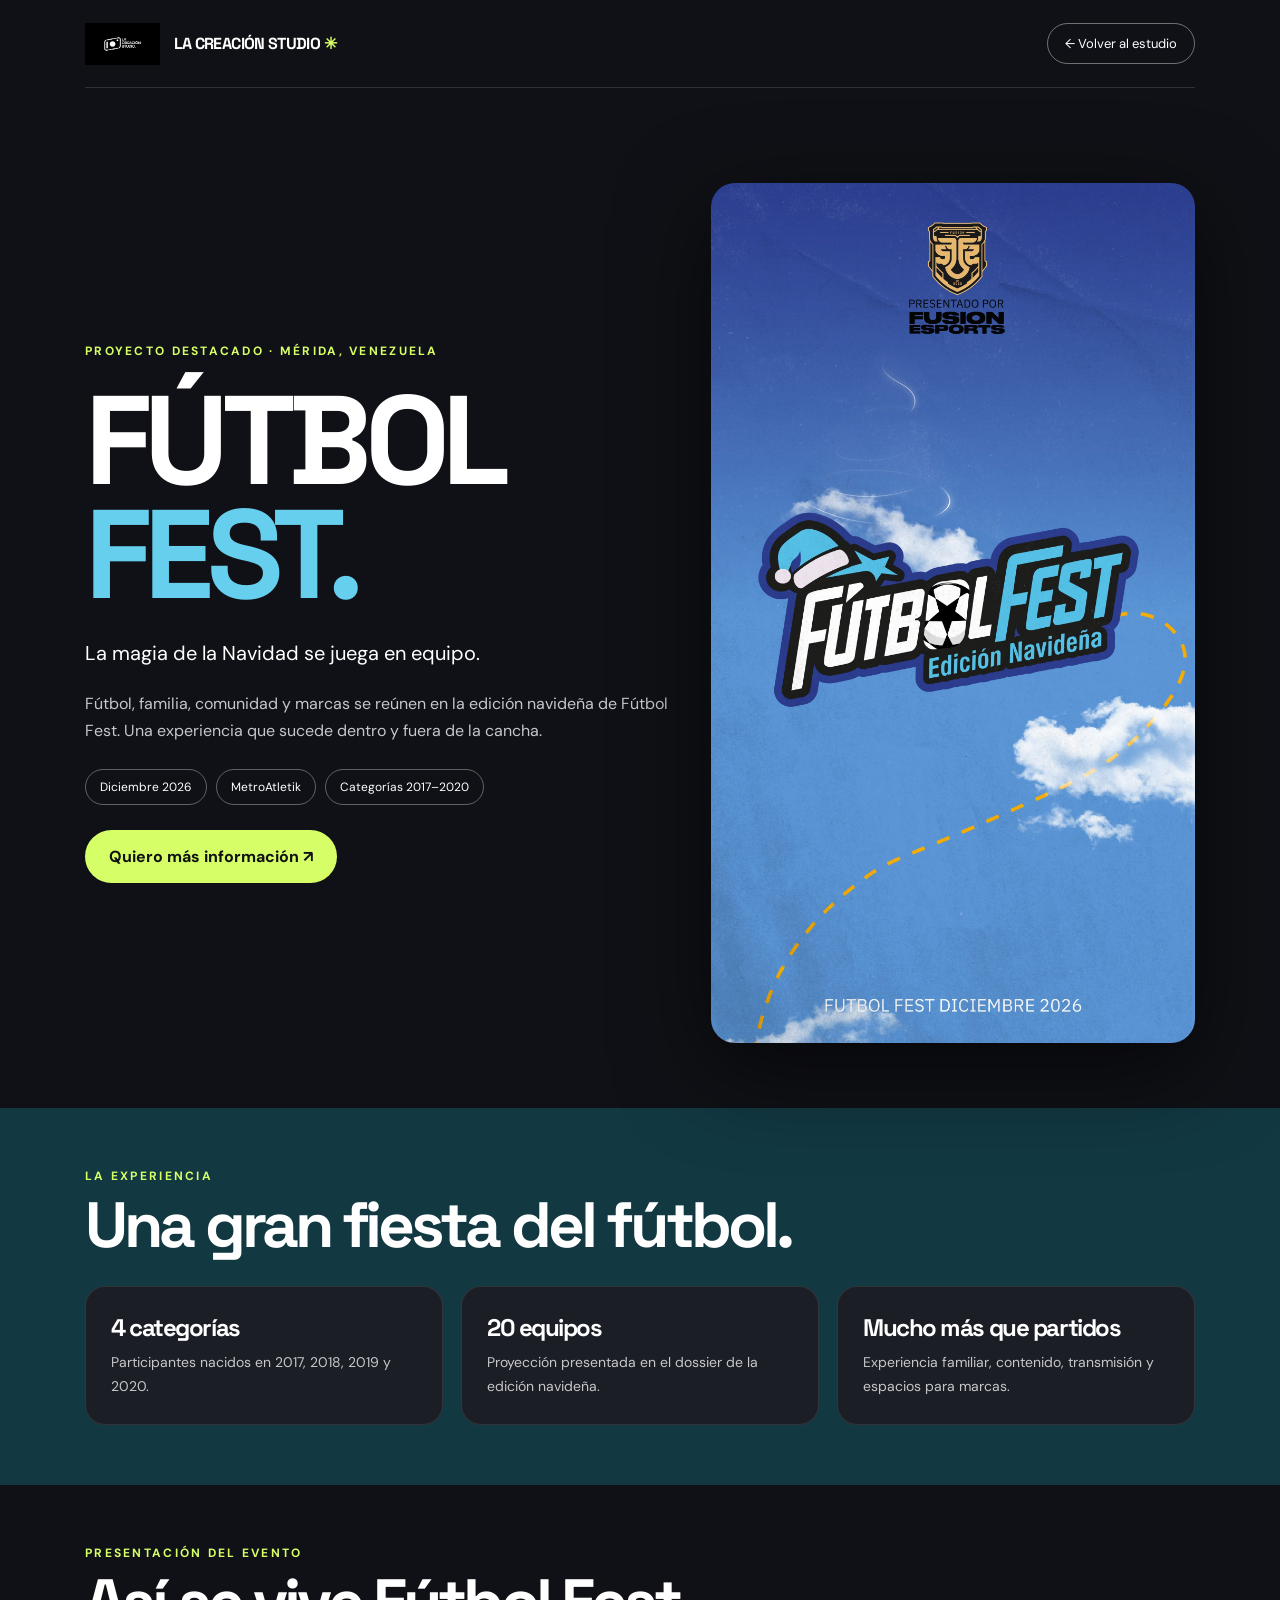
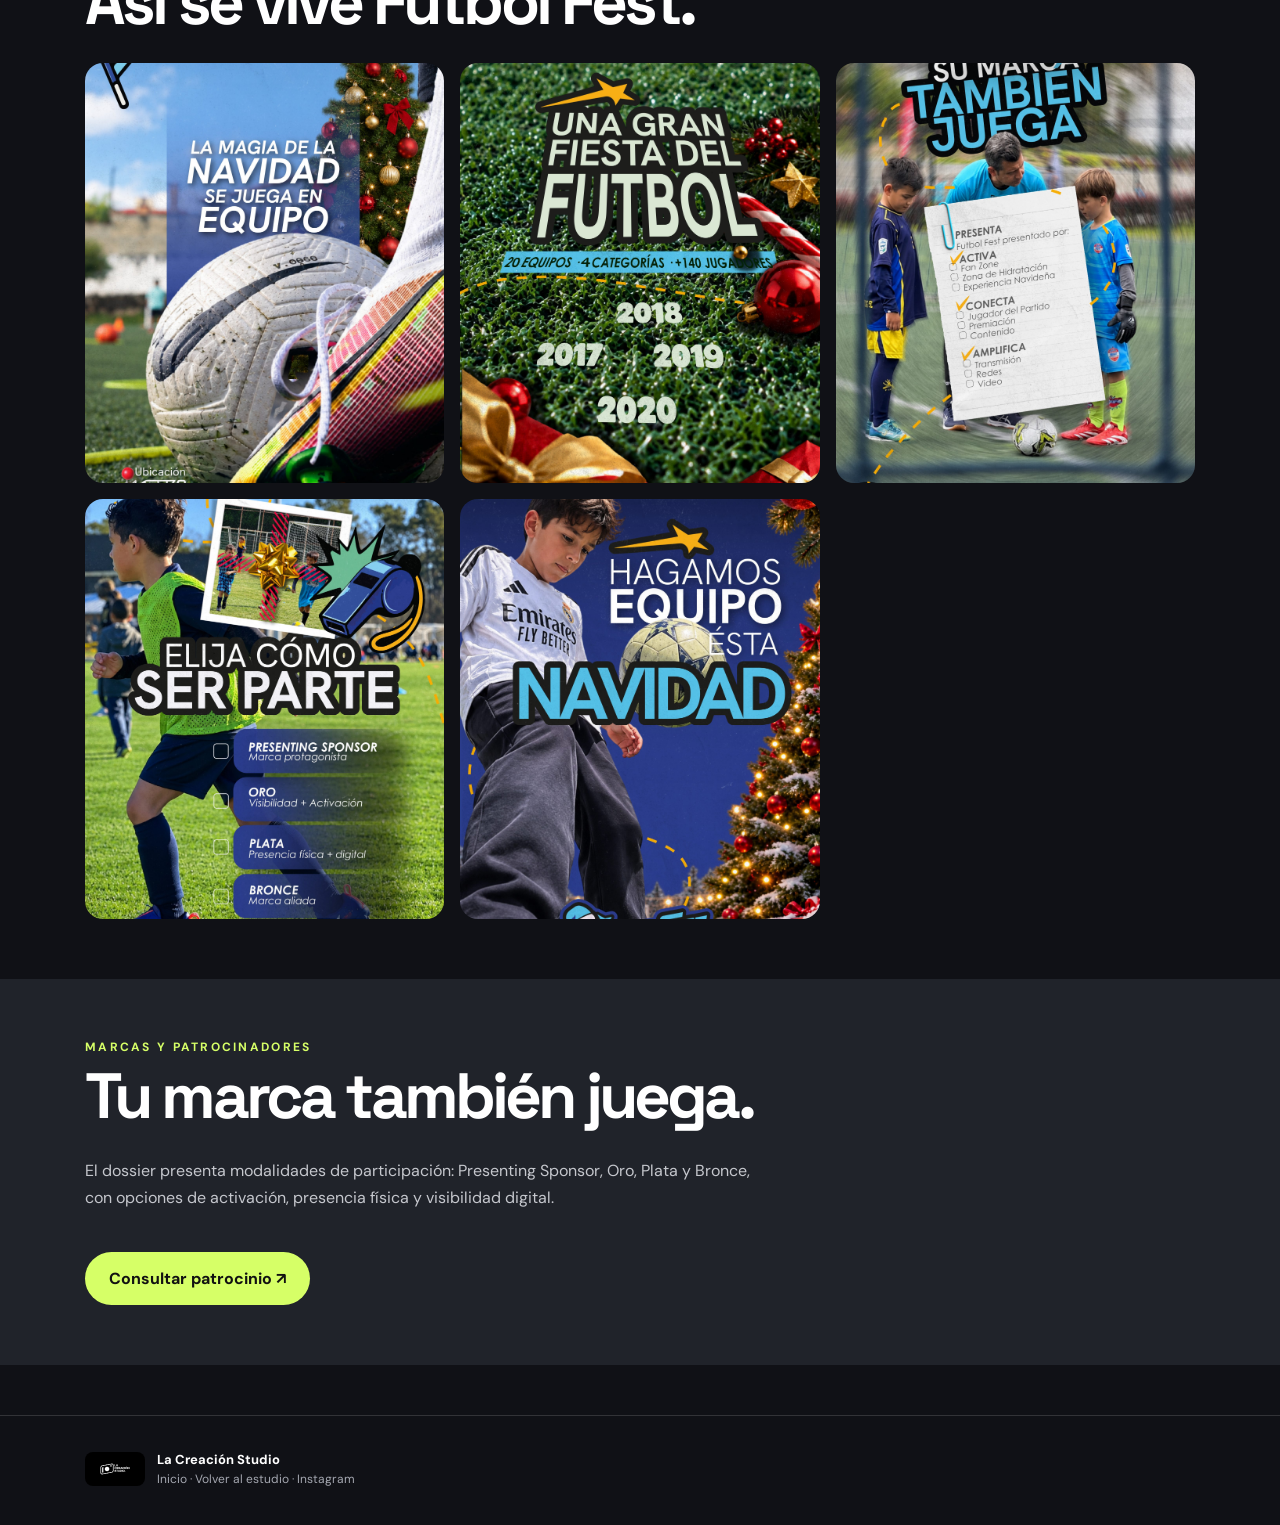
<file: la-creacion-studio-github-pages-v4-logo/futbol-fest.html>
<!doctype html><html lang="es"><head><meta charset="utf-8"><meta name="viewport" content="width=device-width,initial-scale=1"><link rel="preconnect" href="https://fonts.googleapis.com"><link rel="preconnect" href="https://fonts.gstatic.com" crossorigin><link href="https://fonts.googleapis.com/css2?family=DM+Sans:wght@400;500;700&family=Space+Grotesk:wght@500;700&display=swap" rel="stylesheet"><style>*{box-sizing:border-box}html{scroll-behavior:smooth}body{margin:0;background:#101116;color:white;font-family:'DM Sans',sans-serif}a{color:inherit;text-decoration:none}.wrap{max-width:1160px;margin:auto;padding:0 25px}.nav{height:88px;display:flex;align-items:center;justify-content:space-between;border-bottom:1px solid #ffffff22;gap:20px}.brand{display:inline-flex;align-items:center;gap:14px;font-weight:700;letter-spacing:-.04em}.brand img{height:42px;width:auto;display:block}.brand-text{font-family:'Space Grotesk',sans-serif;line-height:.95}.back{font-size:13px;border:1px solid #ffffff66;border-radius:99px;padding:11px 17px}.hero{padding:95px 0 65px}.eyebrow{letter-spacing:.19em;text-transform:uppercase;color:#d6ff67;font-size:12px;font-weight:700}h1,h2,h3{font-family:'Space Grotesk',sans-serif;letter-spacing:-.06em}h1{font-size:clamp(55px,10vw,126px);line-height:.9;margin:25px 0}h2{font-size:clamp(35px,5vw,67px);margin:0 0 20px}p{line-height:1.7;color:#c5c7cd;max-width:690px}section{padding:60px 0}.hero-layout{display:grid;grid-template-columns:1.1fr .9fr;gap:35px;align-items:center}.poster{width:100%;border-radius:24px;box-shadow:0 25px 90px #0009}.chips{display:flex;gap:9px;flex-wrap:wrap;margin-top:24px}.chip{border:1px solid #ffffff55;border-radius:50px;font-size:12px;padding:9px 14px}.cta{display:inline-block;background:#d6ff67;color:#111;padding:16px 24px;border-radius:99px;font-weight:700;margin-top:25px}.grid{display:grid;grid-template-columns:repeat(3,1fr);gap:18px}.tile{background:#1c1e25;border:1px solid #ffffff19;border-radius:20px;padding:25px}.tile h3{font-size:24px;margin:0 0 8px}.tile p{font-size:14px;margin:0}.gallery{display:grid;grid-template-columns:repeat(3,1fr);gap:16px}.gallery img{width:100%;height:420px;object-fit:cover;border-radius:18px}.footer{margin-top:50px;padding:35px 0;border-top:1px solid #ffffff24;color:#a4a7b0;font-size:13px}.footer-brand{display:inline-flex;align-items:center;gap:12px;color:#fff}.footer-brand img{height:34px;width:auto;display:block;border-radius:8px}.footer-brand small{display:block;color:#a4a7b0;font-size:12px;margin-top:3px}@media(max-width:760px){.hero-layout,.grid{grid-template-columns:1fr}.gallery{grid-template-columns:repeat(2,1fr)}.gallery img{height:270px}.hero{padding-top:50px}.nav{height:auto;min-height:76px;padding:14px 0;flex-wrap:wrap}.brand img{height:34px}}@media(max-width:480px){.gallery{grid-template-columns:1fr}.gallery img{height:auto}}</style><title>Fútbol Fest — La Creación Studio</title><meta name="description" content="Conoce Fútbol Fest edición navideña en Mérida, Venezuela: fútbol menor, experiencia familiar y oportunidades para marcas."></head><body><div class="wrap"><nav class="nav"><a class="brand" href="index.html"><img src="assets/logo-la-creacion-studio.png" alt="Logo La Creación Studio"><span class="brand-text">LA CREACIÓN STUDIO<span style="color:#d6ff67"> ✳</span></span></a><a class="back" href="index.html#proyectos">← Volver al estudio</a></nav><header class="hero hero-layout"><div><div class="eyebrow">Proyecto destacado · Mérida, Venezuela</div><h1>FÚTBOL<br><span style="color:#66cfed">FEST.</span></h1><p style="font-size:20px;color:#fff">La magia de la Navidad se juega en equipo.</p><p>Fútbol, familia, comunidad y marcas se reúnen en la edición navideña de Fútbol Fest. Una experiencia que sucede dentro y fuera de la cancha.</p><div class="chips"><span class="chip">Diciembre 2026</span><span class="chip">MetroAtletik</span><span class="chip">Categorías 2017–2020</span></div><a class="cta" href="mailto:eli@thecreation.studio?subject=F%C3%BAtbol%20Fest%20-%20Informaci%C3%B3n">Quiero más información ↗</a></div><img class="poster" src="assets/futbol-1.jpg" alt="Identidad oficial de Fútbol Fest edición navideña" /></header></div><section style="background:#123842"><div class="wrap"><div class="eyebrow">La experiencia</div><h2>Una gran fiesta del fútbol.</h2><div class="grid"><article class="tile"><h3>4 categorías</h3><p>Participantes nacidos en 2017, 2018, 2019 y 2020.</p></article><article class="tile"><h3>20 equipos</h3><p>Proyección presentada en el dossier de la edición navideña.</p></article><article class="tile"><h3>Mucho más que partidos</h3><p>Experiencia familiar, contenido, transmisión y espacios para marcas.</p></article></div></div></section><section><div class="wrap"><div class="eyebrow">Presentación del evento</div><h2>Así se vive Fútbol Fest.</h2><div class="gallery"><img loading="lazy" src="assets/futbol-2.jpg" alt="La magia de la Navidad se juega en equipo"><img loading="lazy" src="assets/futbol-3.jpg" alt="Categorías y propuesta del torneo"><img loading="lazy" src="assets/futbol-4.jpg" alt="Activaciones para marcas y cobertura"><img loading="lazy" src="assets/futbol-5.jpg" alt="Modalidades de patrocinio"><img loading="lazy" src="assets/futbol-6.jpg" alt="Hagamos equipo esta Navidad"></div></div></section><section style="background:#20232a"><div class="wrap"><div class="eyebrow">Marcas y patrocinadores</div><h2>Tu marca también juega.</h2><p>El dossier presenta modalidades de participación: Presenting Sponsor, Oro, Plata y Bronce, con opciones de activación, presencia física y visibilidad digital.</p><a class="cta" href="mailto:eli@thecreation.studio?subject=Patrocinio%20F%C3%BAtbol%20Fest">Consultar patrocinio ↗</a></div></section><footer class="footer"><div class="wrap"><div class="footer-brand"><img src="assets/logo-la-creacion-studio.png" alt="Logo La Creación Studio"><div><strong>La Creación Studio</strong><small>Inicio · <a href="index.html">Volver al estudio</a> · <a href="https://instagram.com/thecreation_studio">Instagram</a></small></div></div></div></footer></body></html>
</file>
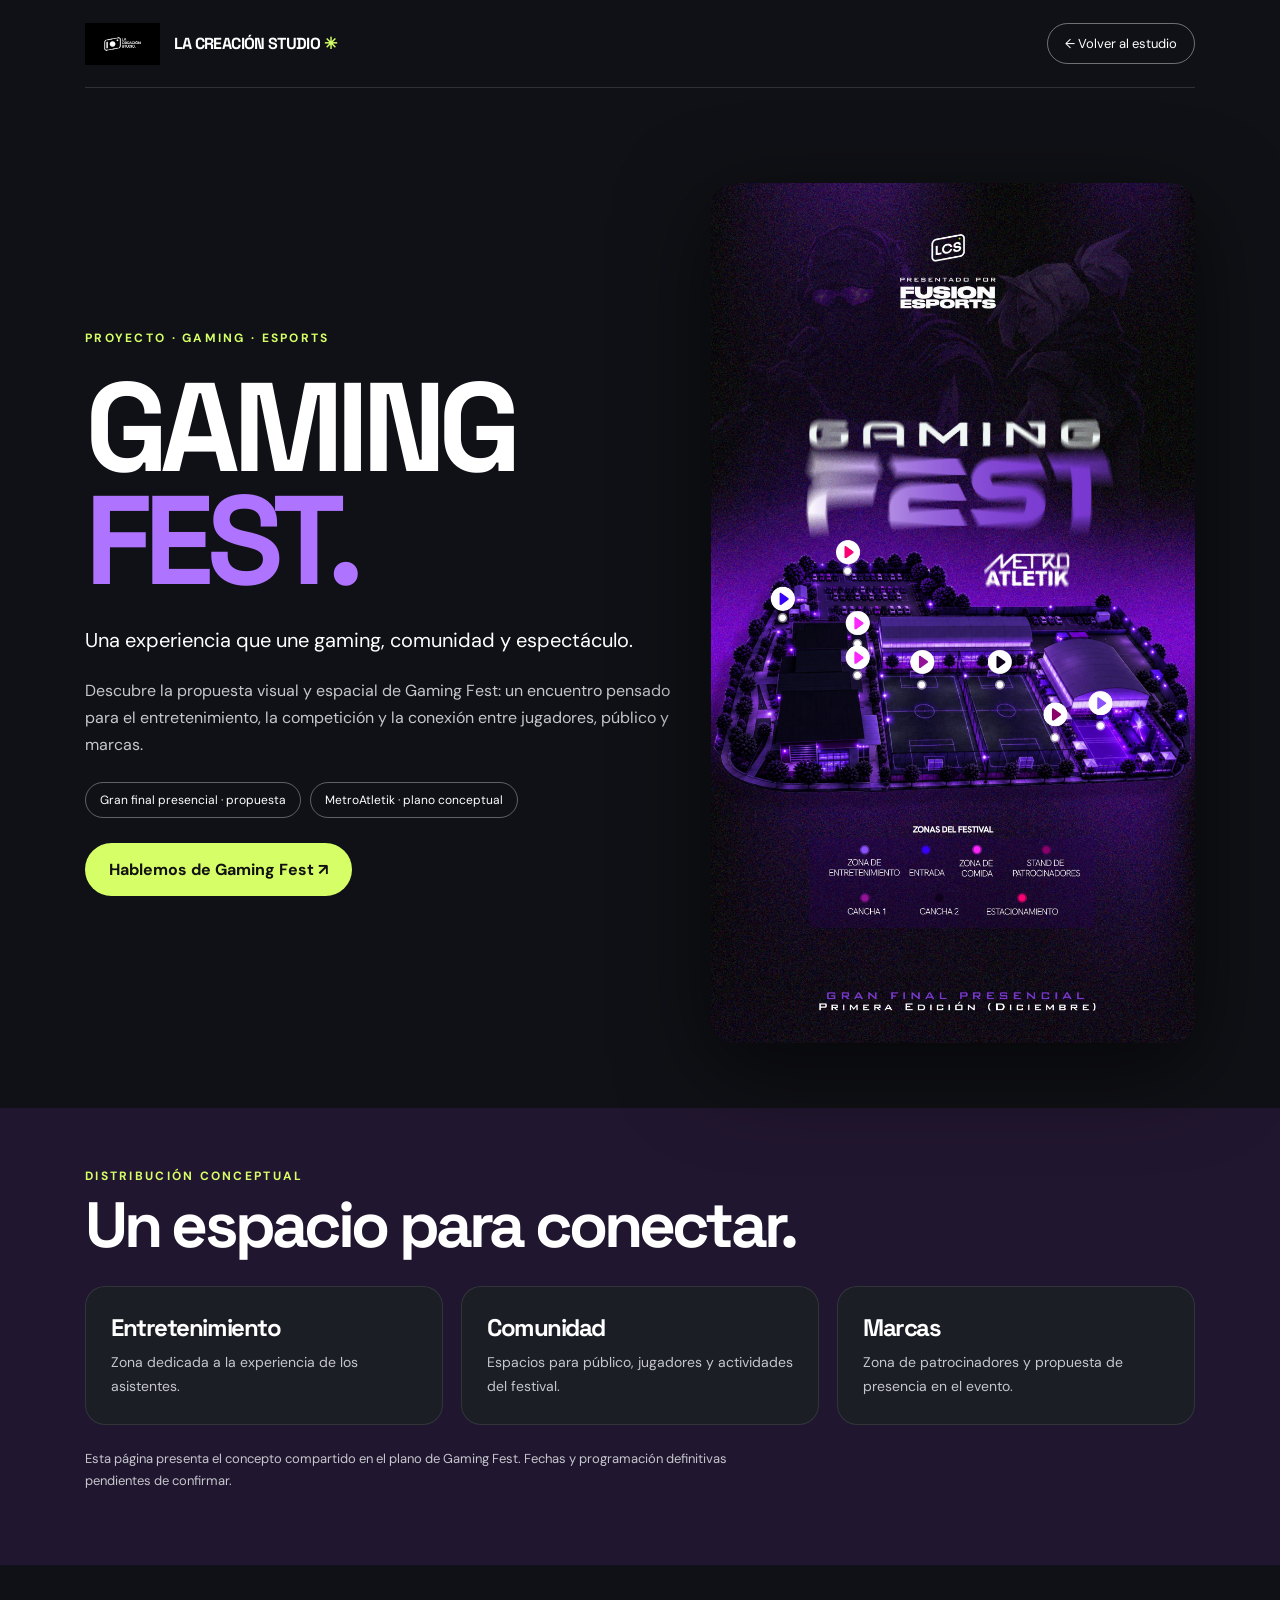
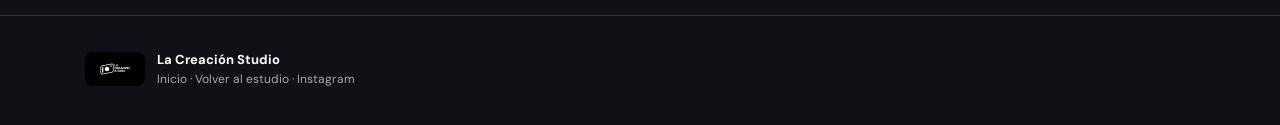
<file: la-creacion-studio-github-pages-v4-logo/gaming-fest.html>
<!doctype html><html lang="es"><head><meta charset="utf-8"><meta name="viewport" content="width=device-width,initial-scale=1"><link rel="preconnect" href="https://fonts.googleapis.com"><link rel="preconnect" href="https://fonts.gstatic.com" crossorigin><link href="https://fonts.googleapis.com/css2?family=DM+Sans:wght@400;500;700&family=Space+Grotesk:wght@500;700&display=swap" rel="stylesheet"><style>*{box-sizing:border-box}html{scroll-behavior:smooth}body{margin:0;background:#101116;color:white;font-family:'DM Sans',sans-serif}a{color:inherit;text-decoration:none}.wrap{max-width:1160px;margin:auto;padding:0 25px}.nav{height:88px;display:flex;align-items:center;justify-content:space-between;border-bottom:1px solid #ffffff22;gap:20px}.brand{display:inline-flex;align-items:center;gap:14px;font-weight:700;letter-spacing:-.04em}.brand img{height:42px;width:auto;display:block}.brand-text{font-family:'Space Grotesk',sans-serif;line-height:.95}.back{font-size:13px;border:1px solid #ffffff66;border-radius:99px;padding:11px 17px}.hero{padding:95px 0 65px}.eyebrow{letter-spacing:.19em;text-transform:uppercase;color:#d6ff67;font-size:12px;font-weight:700}h1,h2,h3{font-family:'Space Grotesk',sans-serif;letter-spacing:-.06em}h1{font-size:clamp(55px,10vw,126px);line-height:.9;margin:25px 0}h2{font-size:clamp(35px,5vw,67px);margin:0 0 20px}p{line-height:1.7;color:#c5c7cd;max-width:690px}section{padding:60px 0}.hero-layout{display:grid;grid-template-columns:1.1fr .9fr;gap:35px;align-items:center}.poster{width:100%;border-radius:24px;box-shadow:0 25px 90px #0009}.chips{display:flex;gap:9px;flex-wrap:wrap;margin-top:24px}.chip{border:1px solid #ffffff55;border-radius:50px;font-size:12px;padding:9px 14px}.cta{display:inline-block;background:#d6ff67;color:#111;padding:16px 24px;border-radius:99px;font-weight:700;margin-top:25px}.grid{display:grid;grid-template-columns:repeat(3,1fr);gap:18px}.tile{background:#1c1e25;border:1px solid #ffffff19;border-radius:20px;padding:25px}.tile h3{font-size:24px;margin:0 0 8px}.tile p{font-size:14px;margin:0}.gallery{display:grid;grid-template-columns:repeat(3,1fr);gap:16px}.gallery img{width:100%;height:420px;object-fit:cover;border-radius:18px}.footer{margin-top:50px;padding:35px 0;border-top:1px solid #ffffff24;color:#a4a7b0;font-size:13px}.footer-brand{display:inline-flex;align-items:center;gap:12px;color:#fff}.footer-brand img{height:34px;width:auto;display:block;border-radius:8px}.footer-brand small{display:block;color:#a4a7b0;font-size:12px;margin-top:3px}@media(max-width:760px){.hero-layout,.grid{grid-template-columns:1fr}.gallery{grid-template-columns:repeat(2,1fr)}.gallery img{height:270px}.hero{padding-top:50px}.nav{height:auto;min-height:76px;padding:14px 0;flex-wrap:wrap}.brand img{height:34px}}@media(max-width:480px){.gallery{grid-template-columns:1fr}.gallery img{height:auto}}</style><title>Gaming Fest — La Creación Studio</title><meta name="description" content="Gaming Fest: concepto y distribución de espacios para la experiencia gamer de La Creación Studio."></head><body><div class="wrap"><nav class="nav"><a class="brand" href="index.html"><img src="assets/logo-la-creacion-studio.png" alt="Logo La Creación Studio"><span class="brand-text">LA CREACIÓN STUDIO <span style="color:#d6ff67">✳</span></span></a><a class="back" href="index.html#proyectos">← Volver al estudio</a></nav><header class="hero hero-layout"><div><div class="eyebrow">Proyecto · Gaming · Esports</div><h1>GAMING<br><span style="color:#ae73ff">FEST.</span></h1><p style="font-size:20px;color:#fff">Una experiencia que une gaming, comunidad y espectáculo.</p><p>Descubre la propuesta visual y espacial de Gaming Fest: un encuentro pensado para el entretenimiento, la competición y la conexión entre jugadores, público y marcas.</p><div class="chips"><span class="chip">Gran final presencial · propuesta</span><span class="chip">MetroAtletik · plano conceptual</span></div><a class="cta" href="mailto:eli@thecreation.studio?subject=Consulta%20Gaming%20Fest">Hablemos de Gaming Fest ↗</a></div><img class="poster" src="assets/gaming-1.jpg" alt="Plano conceptual oficial de Gaming Fest" /></header></div><section style="background:#21162f"><div class="wrap"><div class="eyebrow">Distribución conceptual</div><h2>Un espacio para conectar.</h2><div class="grid"><article class="tile"><h3>Entretenimiento</h3><p>Zona dedicada a la experiencia de los asistentes.</p></article><article class="tile"><h3>Comunidad</h3><p>Espacios para público, jugadores y actividades del festival.</p></article><article class="tile"><h3>Marcas</h3><p>Zona de patrocinadores y propuesta de presencia en el evento.</p></article></div><p style="font-size:13px;margin-top:23px">Esta página presenta el concepto compartido en el plano de Gaming Fest. Fechas y programación definitivas pendientes de confirmar.</p></div></section><footer class="footer"><div class="wrap"><div class="footer-brand"><img src="assets/logo-la-creacion-studio.png" alt="Logo La Creación Studio"><div><strong>La Creación Studio</strong><small>Inicio · <a href="index.html">Volver al estudio</a> · <a href="https://instagram.com/thecreation_studio">Instagram</a></small></div></div></div></footer></body></html>
</file>
<file: assets/site.css>
@font-face{font-family:DM Sans;src:url(dm-sans.woff2) format("woff2");font-weight:400 700;font-display:swap}
@font-face{font-family:Space Grotesk;src:url(space-grotesk.woff2) format("woff2");font-weight:400 700;font-display:swap}
:root{color-scheme:dark;--bg:#101210;--panel:#181b17;--quiet:#b9beb4;--white:#f4f5ef;--lime:#dcfa66;--line:#30352c;--head:Space Grotesk,system-ui,sans-serif;--body:DM Sans,system-ui,sans-serif;--gutter:clamp(1.125rem,5.3vw,5rem);--radius:1rem}
*,*::before,*::after{box-sizing:border-box}
html{scroll-behavior:smooth;scroll-padding-top:5.75rem}
body{margin:0;background:var(--bg);font:400 1rem/1.58 var(--body);color:var(--white)}
img{display:block;max-width:100%;height:auto}
a{color:inherit;text-decoration:none}
button{font:inherit;color:inherit}
a:focus-visible,button:focus-visible{outline:2px solid var(--lime);outline-offset:5px}
h1,h2,h3,p{margin:0}
h1,h2,h3{font-family:var(--head);line-height:1.025;letter-spacing:-.055em;text-wrap:balance}
h1{font-size:clamp(3rem,8vw,7rem)}
h2{font-size:clamp(2.4rem,5.25vw,5rem)}
h3{font-size:clamp(1.25rem,2.3vw,1.85rem)}
p{color:var(--quiet)}
ul{padding-left:1.25rem}
.wrap{width:min(100% - 2 * var(--gutter),81rem);margin-inline:auto}
.section{padding-block:clamp(3.55rem,8vw,7.75rem)}
.band{border-top:1px solid var(--line)}
.eyebrow{display:block;color:var(--lime);font-size:.82rem;line-height:1.45;font-weight:700;letter-spacing:.1em;text-transform:uppercase}
.accent{color:var(--lime)}
.top-space{margin-top:1rem}
.section-head{display:grid;grid-template-columns:1.2fr .7fr;align-items:end;gap:1.15rem 2.5rem;margin-bottom:clamp(1.6rem,4vw,2.9rem)}
.section-head p{max-width:35ch}
.section-head .eyebrow,.detail-text .eyebrow{margin-bottom:1rem}
.actions{display:flex;align-items:center;flex-wrap:wrap;gap:.75rem;margin-top:1.75rem}
.button{display:inline-flex;align-items:center;min-height:3rem;justify-content:center;gap:.55rem;padding:.68rem 1.17rem;border:1px solid transparent;border-radius:100vw;background:var(--lime);color:#141810;font-weight:700;font-size:.94rem;line-height:1.3;text-align:center;transition:background .2s,border-color .2s,color .2s}
.button:hover{background:#edffae}
.button.alt{background:var(--bg);color:var(--white);border-color:#62695a}
.button.alt:hover{border-color:var(--lime);color:var(--lime)}
.text-link{display:inline-flex;align-items:center;min-height:2.75rem;color:var(--lime);font-weight:700;text-decoration:underline;text-decoration-color:#8c9a61;text-underline-offset:.32em}
.text-link:hover{text-decoration-color:currentColor}
.skip{position:absolute;left:1rem;top:1rem;transform:translateY(-200%);z-index:10}
.skip:focus{transform:none}
.site-header{position:sticky;top:0;z-index:5;background:#101210;border-bottom:1px solid var(--line)}
.header-inner{min-height:4.8rem;display:flex;align-items:center;justify-content:space-between;gap:1.3rem}
.brand{display:inline-flex;align-items:center;flex:none;padding-block:.38rem}
.brand img{width:clamp(5.8rem,10vw,7.6rem)}
.nav-links{display:flex;align-items:center;gap:clamp(.65rem,2.5vw,2.3rem)}
.nav-links a{display:flex;align-items:center;min-height:2.75rem;color:#e0e4db;font-size:.94rem;font-weight:600;white-space:nowrap}
.nav-links a:hover,.nav-links a[aria-current="page"]{color:var(--lime)}
.header-contact{flex:none}
.nav-toggle{display:none;min-width:4.25rem;min-height:2.75rem;padding:.45rem .75rem;background:var(--panel);border:1px solid #62695a;border-radius:.45rem;cursor:pointer}
.hero{position:relative;isolation:isolate;overflow:hidden;min-height:clamp(34rem,57vw,47.5rem);display:flex;align-items:center;background:#121410;border-bottom:1px solid var(--line)}
.hero-media{position:absolute;inset:0;z-index:-2;overflow:hidden}
.hero-media img{width:100%;height:100%;object-fit:cover;object-position:center 52%;animation:opening-shot 4.6s cubic-bezier(.2,.55,.25,1) both}
.hero::before{content:"";position:absolute;inset:0;z-index:-1;background:linear-gradient(90deg,#111311fa 0%,#111311e8 16%,#11131188 36%,#11131122 57%,#10121000 77%),linear-gradient(0deg,#101210db 0%,#10121000 24%,#10121000 82%,#1012104d 100%);pointer-events:none}
.hero-copy{max-width:40rem;padding-block:4rem}
.hero h1{margin:.8rem 0 1.1rem;line-height:.94;letter-spacing:-.075em}
.hero h1 span{display:block}
.hero p{max-width:37ch;font-size:clamp(1rem,1.7vw,1.18rem);color:#dde2d6}
.hero .eyebrow,.hero h1,.hero p,.hero .actions{animation:opening-title .7s ease-out both}
.hero h1{animation-delay:.07s}
.hero p,.hero .actions{animation-delay:.13s}
@keyframes opening-shot{from{opacity:.55;transform:scale(1.048);filter:brightness(.76) saturate(.78)}to{opacity:1;transform:scale(1);filter:brightness(1) saturate(1)}}
@keyframes opening-title{from{opacity:0;transform:translateY(12px)}to{opacity:1;transform:translateY(0)}}
.service-grid,.video-grid,.profile-grid,.info-grid{display:grid;grid-template-columns:repeat(3,minmax(0,1fr));gap:1rem}
.service-card,.info-card,.profile,.video-card,.format-card{border:1px solid var(--line);background:var(--panel);border-radius:var(--radius);overflow:hidden}
.service-card,.info-card{padding:clamp(1.15rem,2.6vw,2rem)}
.service-card h3,.info-card h3{margin-bottom:.6rem}
.services{background:#131612}
.projects{background:#101210}
.work-grid{display:grid;grid-template-columns:repeat(2,minmax(0,1fr));gap:1rem}
.work-card{display:flex;position:relative;isolation:isolate;min-height:clamp(16rem,27vw,23rem);height:100%;overflow:hidden;align-items:flex-end;border-radius:var(--radius);border:1px solid #363e32;background:#1d211d}
.work-card picture,.work-card picture img,.work-card > img{position:absolute;inset:0;width:100%;height:100%;object-fit:cover;z-index:-2;transition:scale .36s ease}
.work-card::after{content:"";position:absolute;inset:0;z-index:-1;background:linear-gradient(0deg,#0b0d0bf7 8%,#0b0d0bc9 28%,#0b0d0b20 69%)}
.work-card:hover,.video-card:hover,.format-card:hover{border-color:#a5b875}
.work-card:hover img{scale:1.035}
.work-card .card-content{display:block;padding:clamp(1.15rem,3vw,2.05rem)}
.work-card h3{font-size:clamp(1.95rem,3.5vw,3.45rem);margin:.34rem 0 .4rem}
.work-card p{color:#e3e9dd;max-width:42ch}
.work-card .eyebrow,.video-content small,.format-card .eyebrow{letter-spacing:.06em;font-size:.79rem}
.work-futbol{background:#451414;border-color:#79413a}
.work-futbol img{object-position:50% 31%}
.work-futbol::after{background:linear-gradient(0deg,#23090afb 0%,#2b0b0ce8 24%,#2b0b0c5e 52%,transparent 76%)}
.work-futbol .eyebrow{color:#ffe1a3}
.work-futbol p{color:#fff1dc}
.work-futbol:hover{border-color:#e5b86b}
.work-gaming img{object-position:50% 38%}
.work-talent img{object-position:50% 46%}
.feature{background:#142321}
.about-layout,.detail-hero{display:grid;grid-template-columns:1fr .9fr;align-items:center;gap:clamp(1.5rem,6vw,5rem)}
.feature h2,.about-layout h2{margin:.7rem 0 1rem}
.feature h2{color:#e6fcf3}
.feature .eyebrow{color:#b6f9d2}
.feature .info-grid{margin-top:2rem}
.feature .info-card{background:#182c27;border-color:#405951}
.feature .info-card p{color:#cbddd1}
.tv{background:#141712}
.video-card{display:flex;flex-direction:column;transition:border-color .2s}
.video-thumb{position:relative;display:block;background:#252c23;aspect-ratio:16/9}
.video-thumb img{width:100%;height:100%;object-fit:cover}
.play{position:absolute;left:.8rem;bottom:.8rem;display:grid;place-items:center;width:2.75rem;height:2.75rem;border-radius:50%;background:#101210eb;border:1px solid #ffffff70;color:var(--white);font:700 1rem/1 var(--body)}
.play::before{content:"";width:0;height:0;border-block:.43rem solid transparent;border-left:.7rem solid currentColor;margin-left:.12rem}
.video-card:hover .play{background:var(--lime);color:#101210;border-color:var(--lime)}
.video-content{display:block;padding:.95rem 1rem 1.15rem}
.video-content h3{font-size:clamp(1.18rem,2vw,1.5rem);letter-spacing:-.035em;margin-top:.3rem}
.video-content small{color:var(--lime);font-weight:700}
.tv .section-head .text-link{margin-top:.65rem}
.about-layout p+p{margin-top:1rem}
.about-photo{overflow:hidden;margin-top:1.4rem;border-radius:.75rem;max-width:29rem}
.about-photo img{width:100%;aspect-ratio:1.65;object-fit:cover;object-position:center 49%}
.process{background:#131612}
.process-grid{display:grid;grid-template-columns:repeat(4,minmax(0,1fr));gap:1.2rem;padding:0;margin:0;list-style:none}
.process-grid li{border-top:2px solid var(--line);padding-top:1rem}
.process-grid h3{margin:.5rem 0}
.contact-panel{background:#20261c;border:1px solid #424939;border-radius:var(--radius);padding:clamp(1.5rem,6vw,4.6rem)}
.contact-panel h2{margin:.7rem 0 1rem;max-width:15ch}
.contact-panel p{max-width:50ch;color:#d8dfd2}
.contact-panel .text-link{margin-top:.75rem;overflow-wrap:anywhere}
.site-footer{border-top:1px solid var(--line);padding:1.4rem 0 2.1rem;color:var(--quiet);font-size:.9rem}
.footer-inner{display:flex;align-items:center;justify-content:space-between;gap:1rem 2rem;flex-wrap:wrap}
.footer-inner img{width:5rem}
.footer-links{display:flex;align-items:center;flex-wrap:wrap;gap:.3rem 1.15rem}
.footer-links a{padding:.4rem 0}
.footer-links a:hover{color:var(--lime)}
.detail-hero{padding-block:clamp(2.65rem,7.5vw,6rem);align-items:center}
.detail-hero h1{margin:.7rem 0 1.1rem;line-height:.93;letter-spacing:-.07em}
.detail-hero h1 span{display:block}
.detail-hero-text{grid-template-columns:1fr}
.detail-hero-text h1 span{display:inline}
.detail-text p{max-width:43ch;font-size:clamp(1rem,1.8vw,1.16rem)}
.detail-text p+p{margin-top:.7rem}
.detail-img{border-radius:var(--radius);border:1px solid var(--line);overflow:hidden;background:var(--panel)}
.detail-img img{width:100%}
.detail-img.poster{display:grid;place-items:center;padding:.65rem;background:#151915}
.detail-img.poster img{width:auto;max-height:min(66vh,40rem);object-fit:contain;border-radius:.4rem}
.detail-img.fit img{aspect-ratio:1.37;object-fit:cover}
.detail-img.group img{aspect-ratio:auto}
.pill-list{display:flex;gap:.5rem;flex-wrap:wrap;padding:0;list-style:none;margin:1.25rem 0 0}
.pill-list li{border:1px solid #575f51;color:#eaece6;font-size:.9rem;padding:.4rem .8rem;border-radius:100vw}
.gallery{display:grid;grid-template-columns:repeat(3,minmax(0,1fr));gap:1rem}
.gallery a{display:block;overflow:hidden;border:1px solid var(--line);border-radius:var(--radius);background:var(--panel)}
.gallery a:hover{border-color:var(--lime)}
.gallery img{width:100%}
.profile-photo{overflow:hidden}
.scroll-enter{animation:scroll-enter .58s cubic-bezier(.2,.7,.2,1) var(--scroll-delay,0ms) backwards}
@keyframes scroll-enter{
 from{opacity:.62;transform:translateY(.75rem)}
 to{opacity:1;transform:translateY(0)}
}
@media(min-width:821px){
 .profile:nth-child(3n+2),#servicios .service-card:nth-child(3n+2){--scroll-delay:75ms}
 .profile:nth-child(3n+3),#servicios .service-card:nth-child(3n+3){--scroll-delay:150ms}
}
@media(hover:hover) and (pointer:fine) and (prefers-reduced-motion:no-preference){
 .profile-photo img{transition:transform .48s cubic-bezier(.2,.7,.2,1)}
 .profile:hover .profile-photo img{transform:scale(1.045)}
}
.profile img{width:100%;aspect-ratio:1;object-fit:cover;object-position:50% 36%}
.profile .hilly{object-position:50% 34%}
.profile .juan{object-position:50% 44%}
.profile .alvarito{object-position:50% 27%}
.profile .carlos,.profile .sofia{object-position:50% 32%}
.profile-copy,.format-copy{padding:1.2rem}
.profile-copy h3,.format-copy h3{margin:.45rem 0 .6rem}
.profile-copy p,.format-copy p{line-height:1.51}
.format-grid{display:grid;grid-template-columns:repeat(2,minmax(0,1fr));gap:.9rem}
.format-card img{width:100%;aspect-ratio:1.7;object-fit:cover}
.format-card .text-link{margin-top:.5rem}
.cta-inline{margin-top:1.35rem}
.futbol-color{color:#82e1ee}
.gaming-color{color:#c4a3ff}
@media(max-width:950px){
 .nav-links{gap:.9rem}
 .nav-links a{font-size:.89rem}
 .header-inner{gap:1rem}
 .header-contact{padding-inline:.8rem}
}
@media(max-width:820px){
 .header-inner{flex-wrap:wrap;min-height:4.2rem;gap:.2rem .75rem}
 .header-inner .brand{margin-right:auto}
 .header-contact{margin-block:.5rem}
 .nav-links{width:100%;order:4;flex-wrap:wrap;padding:.25rem 0 .6rem;column-gap:1.1rem}
 .nav-links a{min-height:2.75rem}
 .js .nav-toggle{display:inline-flex;align-items:center;justify-content:center}
 .js .nav-links{display:none}
 .js .nav-links.is-open{display:grid;grid-template-columns:repeat(2,minmax(0,1fr))}
 .video-grid,.profile-grid{grid-template-columns:repeat(2,minmax(0,1fr))}
 .hero h1{font-size:clamp(3.35rem,9.6vw,5.6rem)}
}
@media(max-width:650px){
 .section-head,.about-layout,.detail-hero{grid-template-columns:1fr}
 .section-head p{max-width:58ch}
 .hero{min-height:0;display:block}
 .hero-media{position:relative;inset:auto;height:clamp(15rem,65vw,24rem);margin:0}
 .hero-media img{object-position:50% 53%}
 .hero::before{z-index:0;bottom:auto;height:clamp(15rem,65vw,24rem);background:linear-gradient(0deg,#121410 0%,#12141066 17%,#12141000 41%)}
 .hero-copy{position:relative;margin-top:-1.6rem;padding:0 0 3.35rem}
 .hero h1{font-size:clamp(3.45rem,12.1vw,5rem)}
 .hero h1 span{display:inline}
 .hero h1 span:first-child{display:block}
 .service-grid,.info-grid,.gallery{grid-template-columns:repeat(2,minmax(0,1fr))}
 .process-grid{grid-template-columns:repeat(2,minmax(0,1fr))}
 .detail-hero{gap:1.55rem}
 .detail-img.poster img{max-height:36rem}
 .about-photo{margin-top:1rem}
}
@media(max-width:475px){
 .service-grid,.info-grid,.work-grid,.video-grid,.profile-grid,.format-grid{grid-template-columns:1fr}
 .work-card{min-height:16.5rem}
 .header-contact,.nav-toggle{font-size:.86rem}
 .header-contact{min-height:2.75rem}
 .header-inner{column-gap:.4rem}
 .profile img{aspect-ratio:1.15}
 .gallery{gap:.7rem}
}
@media(max-width:360px){
 .process-grid{grid-template-columns:1fr}
 .detail-hero h1{font-size:clamp(2.35rem,12.5vw,3rem)}
}
@media(max-width:340px){
 .actions .button{width:100%}
}
@media(prefers-reduced-motion:reduce){
 *,*::before,*::after{animation:none!important;transition:none!important;scroll-behavior:auto!important}
}
</file>
